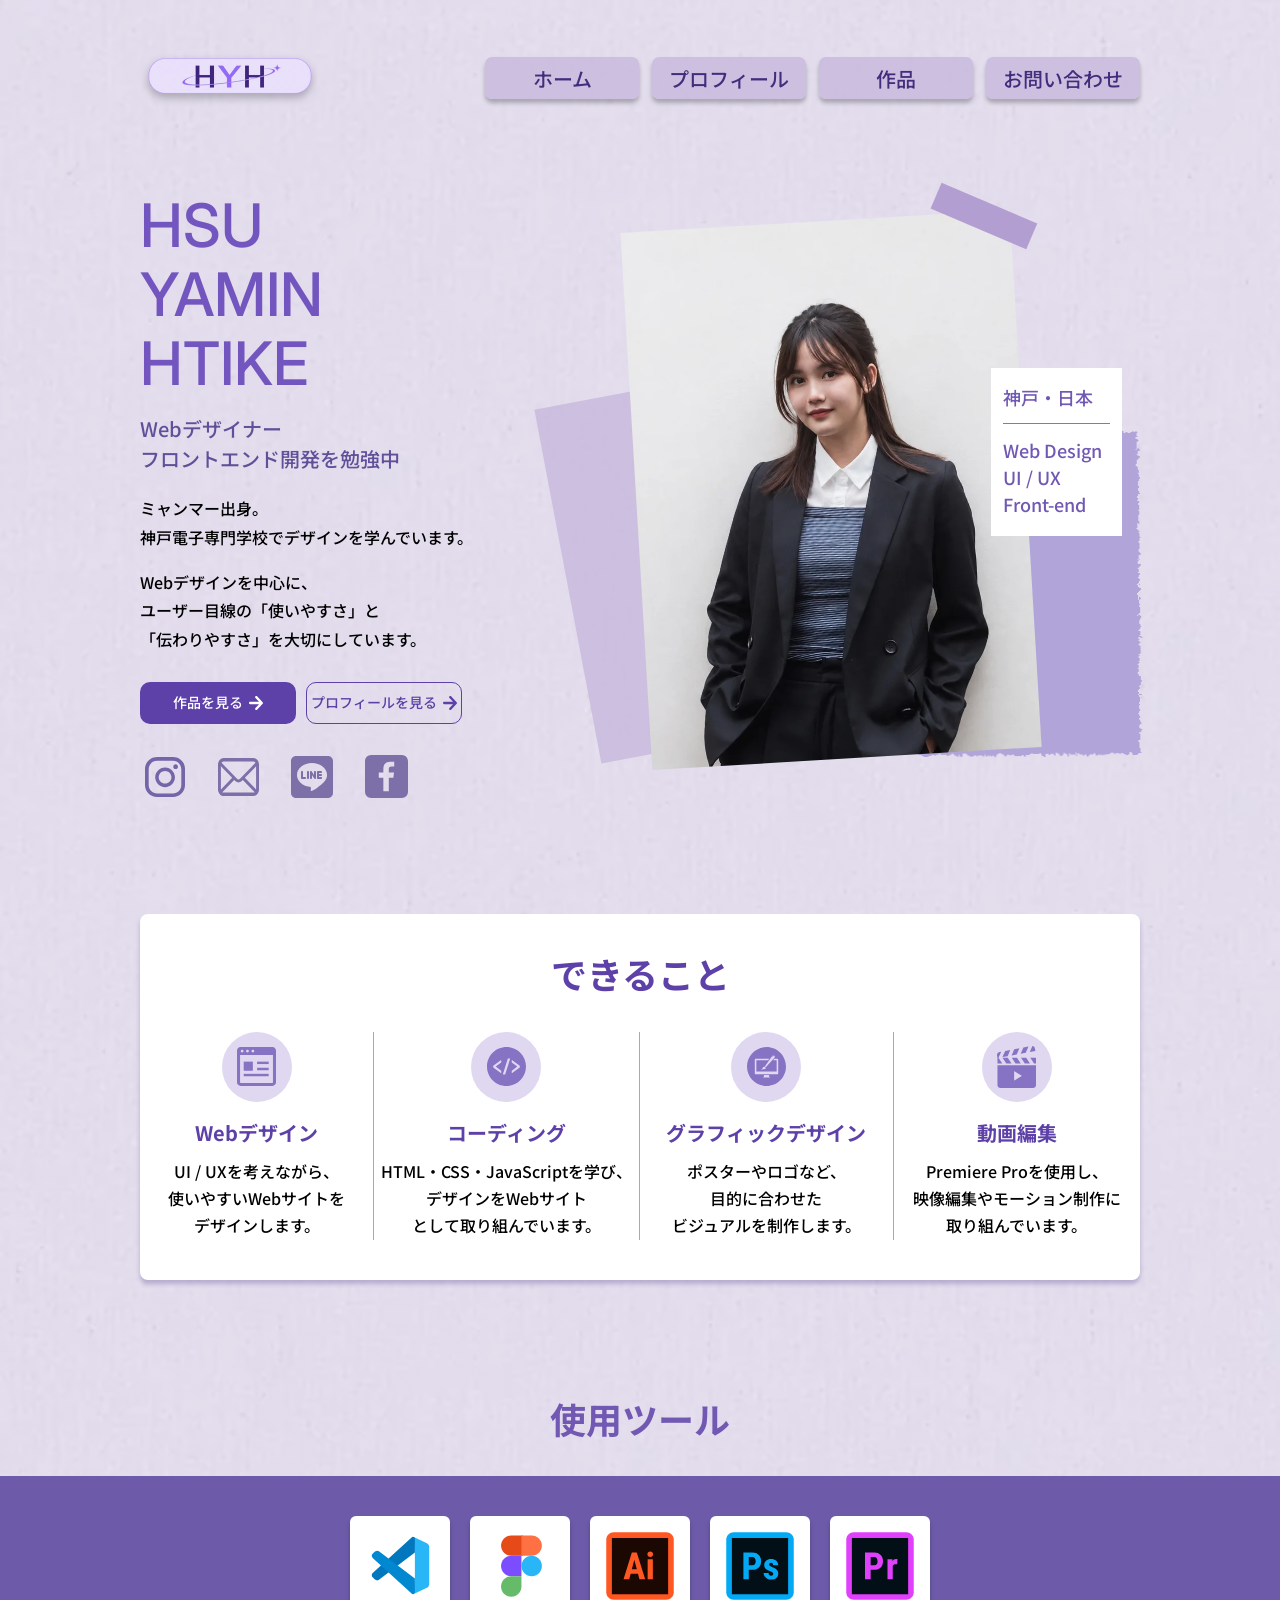
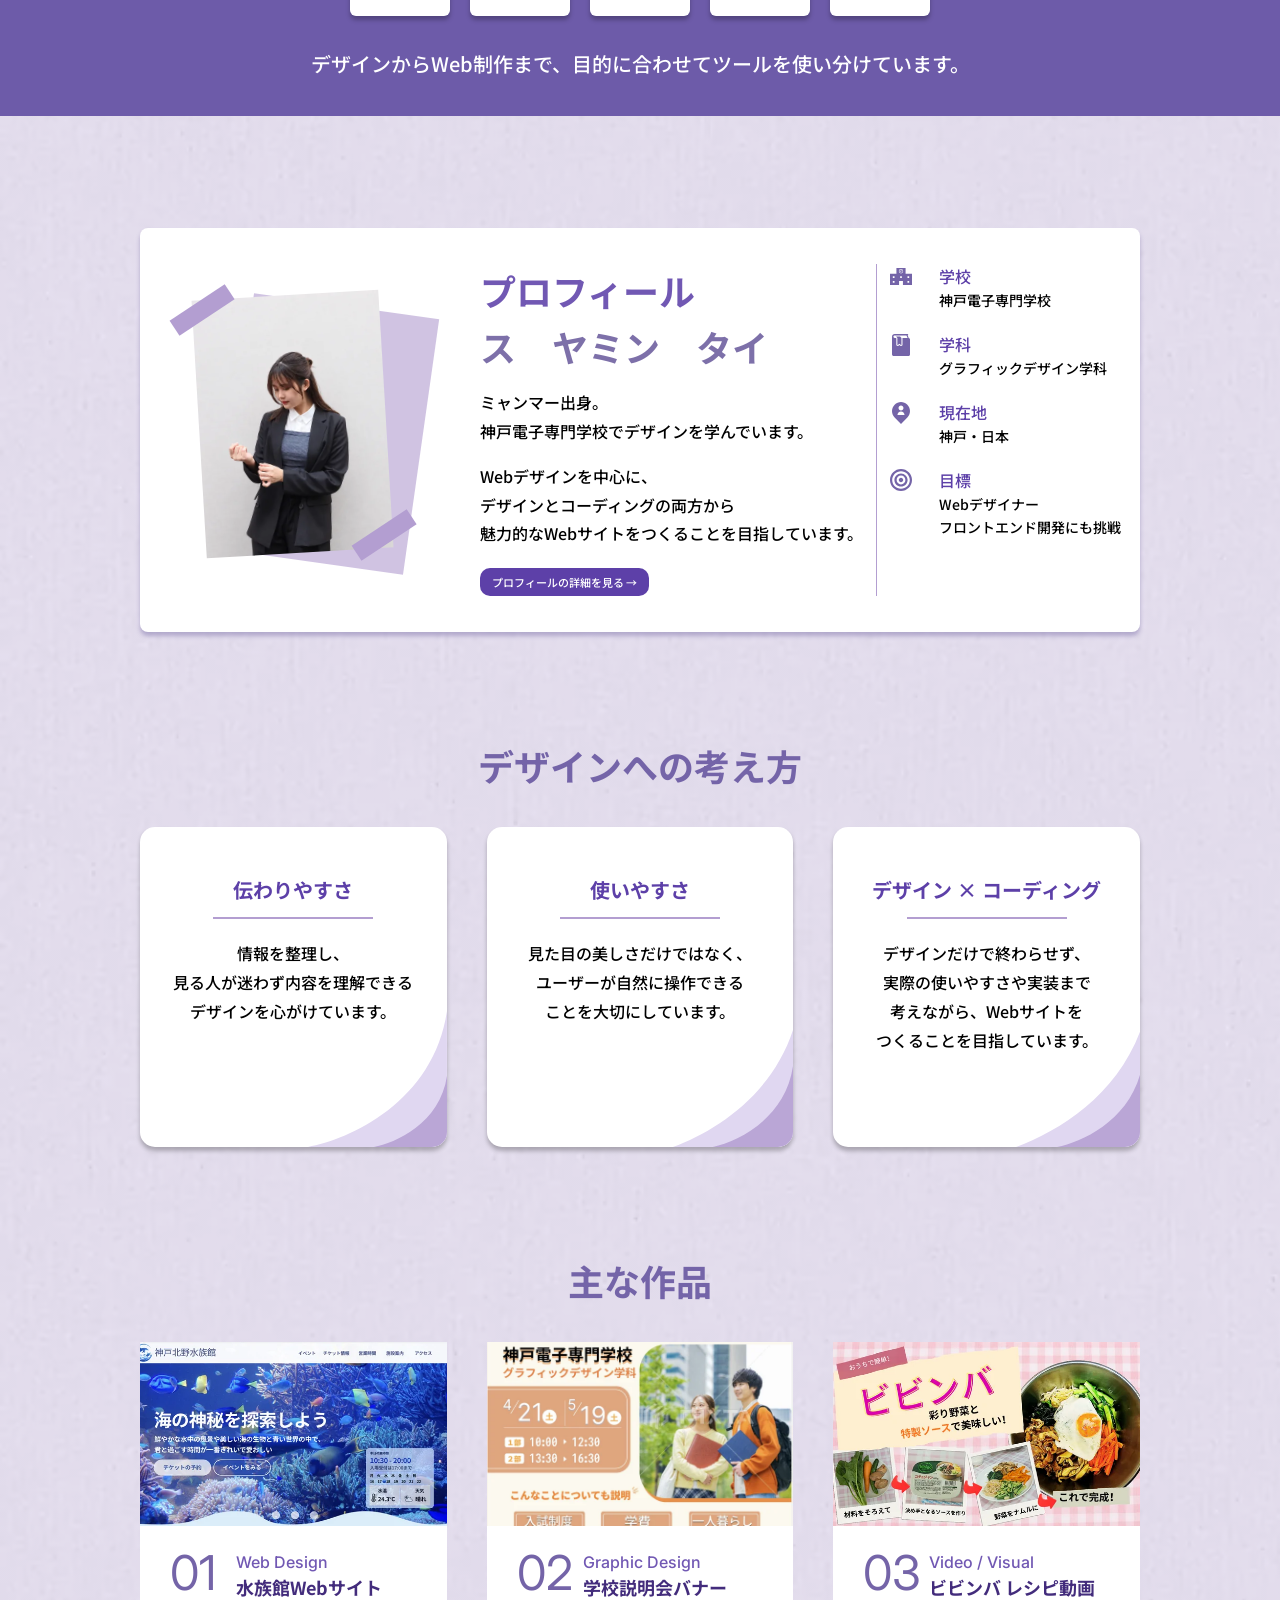
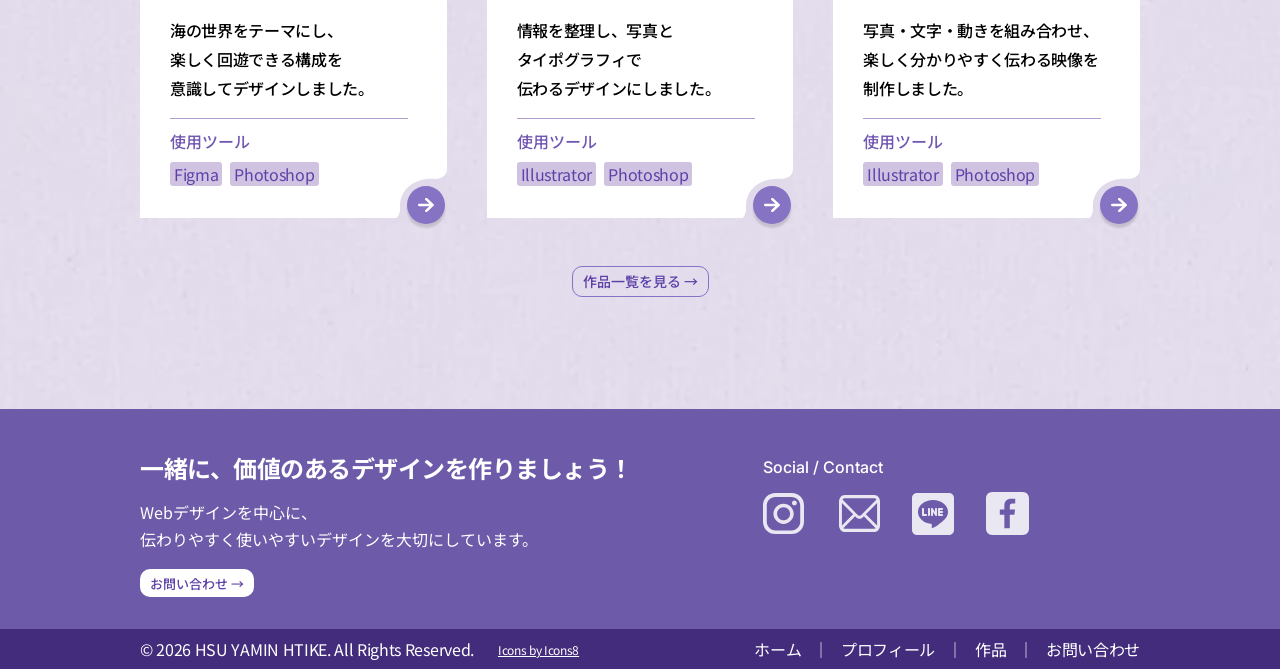
<file: index.html>
<!DOCTYPE html>
<!-- lang="ja" tells browsers and screen readers that this page is in Japanese. -->
<html lang="ja">
<head>
  <meta charset="UTF-8">
  <!-- viewport makes phones use their real width, so the responsive CSS works. -->
  <meta name="viewport" content="width=device-width, initial-scale=1">
  <title>HSU YAMIN HTIKE</title>
  <meta name="description" content="Webデザインを中心に、伝わりやすく使いやすいデザインを大切にしています。">

  <!-- Fonts come from Google Fonts. preconnect opens the connection early. -->
  <link rel="icon" type="image/png" href="assets/images/favicon.png">
  <link rel="apple-touch-icon" href="assets/images/favicon.png">

  <link rel="preconnect" href="https://fonts.googleapis.com">
  <link rel="preconnect" href="https://fonts.gstatic.com" crossorigin>
  <link href="https://fonts.googleapis.com/css2?family=Inter:wght@400;500&family=Noto+Sans+JP:wght@300..700&display=swap" rel="stylesheet">

  <link rel="stylesheet" href="css/style.css">
</head>
<body>

  <!-- ===== Header: the same block is repeated on every page ===== -->
  <header class="site-header container">
    <a class="site-logo" href="index.html">
      <img src="assets/images/logo.webp" alt="HYH" width="180" height="66">
    </a>
    <nav class="site-nav" aria-label="メインメニュー">
      <!-- aria-current marks the current page for screen readers. -->
      <a href="index.html" aria-current="page">ホーム</a>
      <a href="profile.html">プロフィール</a>
      <a href="works.html">作品</a>
      <a href="contact.html">お問い合わせ</a>
    </nav>
  </header>

  <main>

    <!-- ===== Hero: name and introduction on the left, photo on the right ===== -->
    <section class="hero container">
      <div class="hero__text">
        <h1 class="hero__name">HSU<br>YAMIN<br>HTIKE</h1>
        <p class="hero__role">Webデザイナー<br>フロントエンド開発を勉強中</p>
        <div class="hero__intro">
          <p>ミャンマー出身。<br>神戸電子専門学校でデザインを学んでいます。</p>
          <p>Webデザインを中心に、<br>ユーザー目線の「使いやすさ」と<br>「伝わりやすさ」を大切にしています。</p>
        </div>
        <div class="hero__buttons">
          <a class="button button--solid" href="works.html">作品を見る <img src="assets/icons/arrow-white.svg" alt="" width="14" height="13"></a>
          <a class="button button--outline" href="profile.html">プロフィールを見る <img src="assets/icons/arrow-purple.svg" alt="" width="14" height="13"></a>
        </div>
        <!-- These icons have no links yet. The URLs will be added later. -->
        <ul class="social-icons">
          <li><img src="assets/icons/social-instagram.svg" alt="Instagram" width="40" height="40"></li>
          <li><img src="assets/icons/social-mail.svg" alt="メール" width="41" height="38"></li>
          <li><img src="assets/icons/social-line.svg" alt="LINE" width="50" height="50"></li>
          <li><img src="assets/icons/social-facebook.svg" alt="Facebook" width="43" height="43"></li>
        </ul>
      </div>

      <!-- The photo layers are positioned with percentages, so they scale together. -->
      <div class="hero__visual">
        <img class="hero__layer hero__layer--back" src="assets/icons/hero-photo-bg.svg" alt="" width="230" height="330">
        <div class="hero__layer hero__layer--chip"></div>
        <img class="hero__layer hero__layer--photo" src="assets/images/home-hero.webp" alt="ス　ヤミン　タイ" width="780" height="975">
        <div class="hero__layer hero__layer--tape"></div>
        <div class="hero__tag">
          <p>神戸・日本</p>
          <p>Web Design<br>UI / UX<br>Front-end</p>
        </div>
      </div>
    </section>

    <!-- ===== できること ===== -->
    <section class="skills container">
      <h2 class="section-title section-title--primary">できること</h2>
      <div class="skills__grid">
        <article class="skill">
          <span class="skill__icon"><img src="assets/icons/icon-web.svg" alt="" width="39" height="39"></span>
          <h3>Webデザイン</h3>
          <p>UI / UXを考えながら、<br>使いやすいWebサイトを<br>デザインします。</p>
        </article>
        <article class="skill">
          <span class="skill__icon"><img src="assets/icons/icon-html.svg" alt="" width="39" height="39"></span>
          <h3>コーディング</h3>
          <p>HTML・CSS・JavaScriptを学び、<br>デザインをWebサイト<br>として取り組んでいます。</p>
        </article>
        <article class="skill">
          <span class="skill__icon"><img src="assets/icons/icon-design.svg" alt="" width="39" height="39"></span>
          <h3>グラフィックデザイン</h3>
          <p>ポスターやロゴなど、<br>目的に合わせた<br>ビジュアルを制作します。</p>
        </article>
        <article class="skill">
          <span class="skill__icon"><img src="assets/icons/icon-video.svg" alt="" width="39" height="39"></span>
          <h3>動画編集</h3>
          <p>Premiere Proを使用し、<br>映像編集やモーション制作に<br>取り組んでいます。</p>
        </article>
      </div>
    </section>

    <!-- ===== 使用ツール: the purple band runs across the full screen width ===== -->
    <section class="tools">
      <h2 class="section-title section-title--mid">使用ツール</h2>
      <div class="tools__band">
        <ul class="tools__list">
          <li><img src="assets/icons/tool-vscode.svg" alt="Visual Studio Code" width="69" height="69"></li>
          <li><img src="assets/icons/tool-figma.svg" alt="Figma" width="70" height="70"></li>
          <li><img src="assets/icons/tool-illustrator.svg" alt="Illustrator" width="90" height="90"></li>
          <li><img src="assets/icons/tool-photoshop.svg" alt="Photoshop" width="90" height="90"></li>
          <li><img src="assets/icons/tool-premiere.svg" alt="Premiere Pro" width="90" height="90"></li>
        </ul>
        <p class="tools__caption">デザインからWeb制作まで、目的に合わせてツールを使い分けています。</p>
      </div>
    </section>

    <!-- ===== プロフィール ===== -->
    <section class="profile-card container">
      <div class="profile-card__visual">
        <div class="profile-card__layer profile-card__layer--chip"></div>
        <img class="profile-card__layer profile-card__layer--photo" src="assets/images/home-profile.webp" alt="ス　ヤミン　タイ" width="420" height="560" loading="lazy">
        <div class="profile-card__layer profile-card__layer--tape-a"></div>
        <div class="profile-card__layer profile-card__layer--tape-b"></div>
      </div>
      <div class="profile-card__main">
        <h2 class="profile-card__title">プロフィール</h2>
        <p class="profile-card__name">ス　ヤミン　タイ</p>
        <div class="profile-card__text">
          <p>ミャンマー出身。<br>神戸電子専門学校でデザインを学んでいます。</p>
          <p>Webデザインを中心に、<br>デザインとコーディングの両方から<br>魅力的なWebサイトをつくることを目指しています。</p>
        </div>
        <a class="button button--small" href="profile.html">プロフィールの詳細を見る →</a>
      </div>
      <!-- dl = a list of labels (dt) and their values (dd). -->
      <dl class="profile-card__info">
        <div>
          <dt><img src="assets/icons/info-school.svg" alt="" width="22" height="17">学校</dt>
          <dd>神戸電子専門学校</dd>
        </div>
        <div>
          <dt><img src="assets/icons/info-book.svg" alt="" width="16" height="20">学科</dt>
          <dd>グラフィックデザイン学科</dd>
        </div>
        <div>
          <dt><img src="assets/icons/info-pin.svg" alt="" width="18" height="22">現在地</dt>
          <dd>神戸・日本</dd>
        </div>
        <div>
          <dt><img src="assets/icons/info-target.svg" alt="" width="20" height="20">目標</dt>
          <dd>Webデザイナー<br>フロントエンド開発にも挑戦</dd>
        </div>
      </dl>
    </section>

    <!-- ===== デザインへの考え方 ===== -->
    <section class="thinking container">
      <h2 class="section-title section-title--sub">デザインへの考え方</h2>
      <div class="thinking__grid">
        <article class="thinking-card">
          <h3>伝わりやすさ</h3>
          <p>情報を整理し、<br>見る人が迷わず内容を理解できる<br>デザインを心がけています。</p>
          <img class="thinking-card__corner" src="assets/icons/think-corner1.svg" alt="" width="139" height="136" loading="lazy">
        </article>
        <article class="thinking-card">
          <h3>使いやすさ</h3>
          <p>見た目の美しさだけではなく、<br>ユーザーが自然に操作できる<br>ことを大切にしています。</p>
          <img class="thinking-card__corner thinking-card__corner--b" src="assets/icons/think-corner2.svg" alt="" width="159" height="156" loading="lazy">
        </article>
        <article class="thinking-card">
          <h3>デザイン × コーディング</h3>
          <p>デザインだけで終わらせず、<br>実際の使いやすさや実装まで<br>考えながら、Webサイトを<br>つくることを目指しています。</p>
          <img class="thinking-card__corner thinking-card__corner--c" src="assets/icons/think-corner3.svg" alt="" width="166" height="163" loading="lazy">
        </article>
      </div>
    </section>

    <!-- ===== 主な作品: each whole card is one link ===== -->
    <section class="works container">
      <h2 class="section-title section-title--sub">主な作品</h2>
      <div class="works__grid">
        <a class="work-card" href="work-aquarium.html">
          <img class="work-card__image" src="assets/images/work-card-aquarium.webp" alt="水族館Webサイト" width="640" height="351" loading="lazy">
          <div class="work-card__body">
            <div class="work-card__head">
              <span class="work-card__number">01</span>
              <div>
                <p class="work-card__label">Web Design</p>
                <h3 class="work-card__title">水族館Webサイト</h3>
              </div>
            </div>
            <p class="work-card__text">海の世界をテーマにし、<br>楽しく回遊できる構成を<br>意識してデザインしました。</p>
            <p class="work-card__tools-title">使用ツール</p>
            <ul class="work-card__tools"><li>Figma</li><li>Photoshop</li></ul>
          </div>
          <img class="work-card__corner" src="assets/icons/card-corner.svg" alt="" width="66" height="56" loading="lazy">
          <span class="work-card__arrow"><img src="assets/icons/card-arrow.svg" alt="" width="16" height="14" loading="lazy"></span>
        </a>

        <a class="work-card" href="work-school-banner.html">
          <img class="work-card__image" src="assets/images/work-card-banner.webp" alt="学校説明会バナー" width="640" height="535" loading="lazy">
          <div class="work-card__body">
            <div class="work-card__head">
              <span class="work-card__number">02</span>
              <div>
                <p class="work-card__label">Graphic Design</p>
                <h3 class="work-card__title">学校説明会バナー</h3>
              </div>
            </div>
            <p class="work-card__text">情報を整理し、写真と<br>タイポグラフィで<br>伝わるデザインにしました。</p>
            <p class="work-card__tools-title">使用ツール</p>
            <ul class="work-card__tools"><li>Illustrator</li><li>Photoshop</li></ul>
          </div>
          <img class="work-card__corner" src="assets/icons/card-corner.svg" alt="" width="66" height="56" loading="lazy">
          <span class="work-card__arrow"><img src="assets/icons/card-arrow.svg" alt="" width="16" height="14" loading="lazy"></span>
        </a>

        <a class="work-card" href="work-bibimbap.html">
          <img class="work-card__image" src="assets/images/work-card-bibimbap.webp" alt="ビビンバ レシピ動画" width="640" height="360" loading="lazy">
          <div class="work-card__body">
            <div class="work-card__head">
              <span class="work-card__number">03</span>
              <div>
                <p class="work-card__label">Video / Visual</p>
                <h3 class="work-card__title">ビビンバ レシピ動画</h3>
              </div>
            </div>
            <p class="work-card__text">写真・文字・動きを組み合わせ、<br>楽しく分かりやすく伝わる映像を<br>制作しました。</p>
            <p class="work-card__tools-title">使用ツール</p>
            <ul class="work-card__tools"><li>Illustrator</li><li>Photoshop</li></ul>
          </div>
          <img class="work-card__corner" src="assets/icons/card-corner.svg" alt="" width="66" height="56" loading="lazy">
          <span class="work-card__arrow"><img src="assets/icons/card-arrow.svg" alt="" width="16" height="14" loading="lazy"></span>
        </a>
      </div>
      <a class="button button--line" href="works.html">作品一覧を見る →</a>
    </section>

  </main>

  <!-- ===== Footer: the same block is repeated on every page ===== -->
  <footer class="site-footer">
    <div class="site-footer__top container">
      <div class="site-footer__message">
        <p class="site-footer__title">一緒に、価値のあるデザインを作りましょう！</p>
        <p>Webデザインを中心に、<br>伝わりやすく使いやすいデザインを大切にしています。</p>
        <a class="button button--white" href="contact.html">お問い合わせ →</a>
      </div>
      <div class="site-footer__social">
        <p>Social / Contact</p>
        <!-- These icons have no links yet. The URLs will be added later. -->
        <ul class="social-icons social-icons--footer">
          <li><img src="assets/icons/footer-instagram.svg" alt="Instagram" width="41" height="41"></li>
          <li><img src="assets/icons/footer-mail.svg" alt="メール" width="41" height="38"></li>
          <li><img src="assets/icons/footer-line.svg" alt="LINE" width="50" height="50"></li>
          <li><img src="assets/icons/footer-facebook.svg" alt="Facebook" width="43" height="43"></li>
        </ul>
      </div>
    </div>
    <div class="site-footer__bar">
      <div class="site-footer__bar-inner container">
        <p>© 2026 HSU YAMIN HTIKE. All Rights Reserved.</p>
        <!-- Icons8 requires this credit on its free plan. -->
        <a class="site-footer__credit" href="https://icons8.com" target="_blank" rel="noopener">Icons by Icons8</a>
        <nav class="site-footer__nav" aria-label="フッターメニュー">
          <a href="index.html">ホーム</a>
          <span aria-hidden="true">｜</span>
          <a href="profile.html">プロフィール</a>
          <span aria-hidden="true">｜</span>
          <a href="works.html">作品</a>
          <span aria-hidden="true">｜</span>
          <a href="contact.html">お問い合わせ</a>
        </nav>
      </div>
    </div>
  </footer>

</body>
</html>
</file>
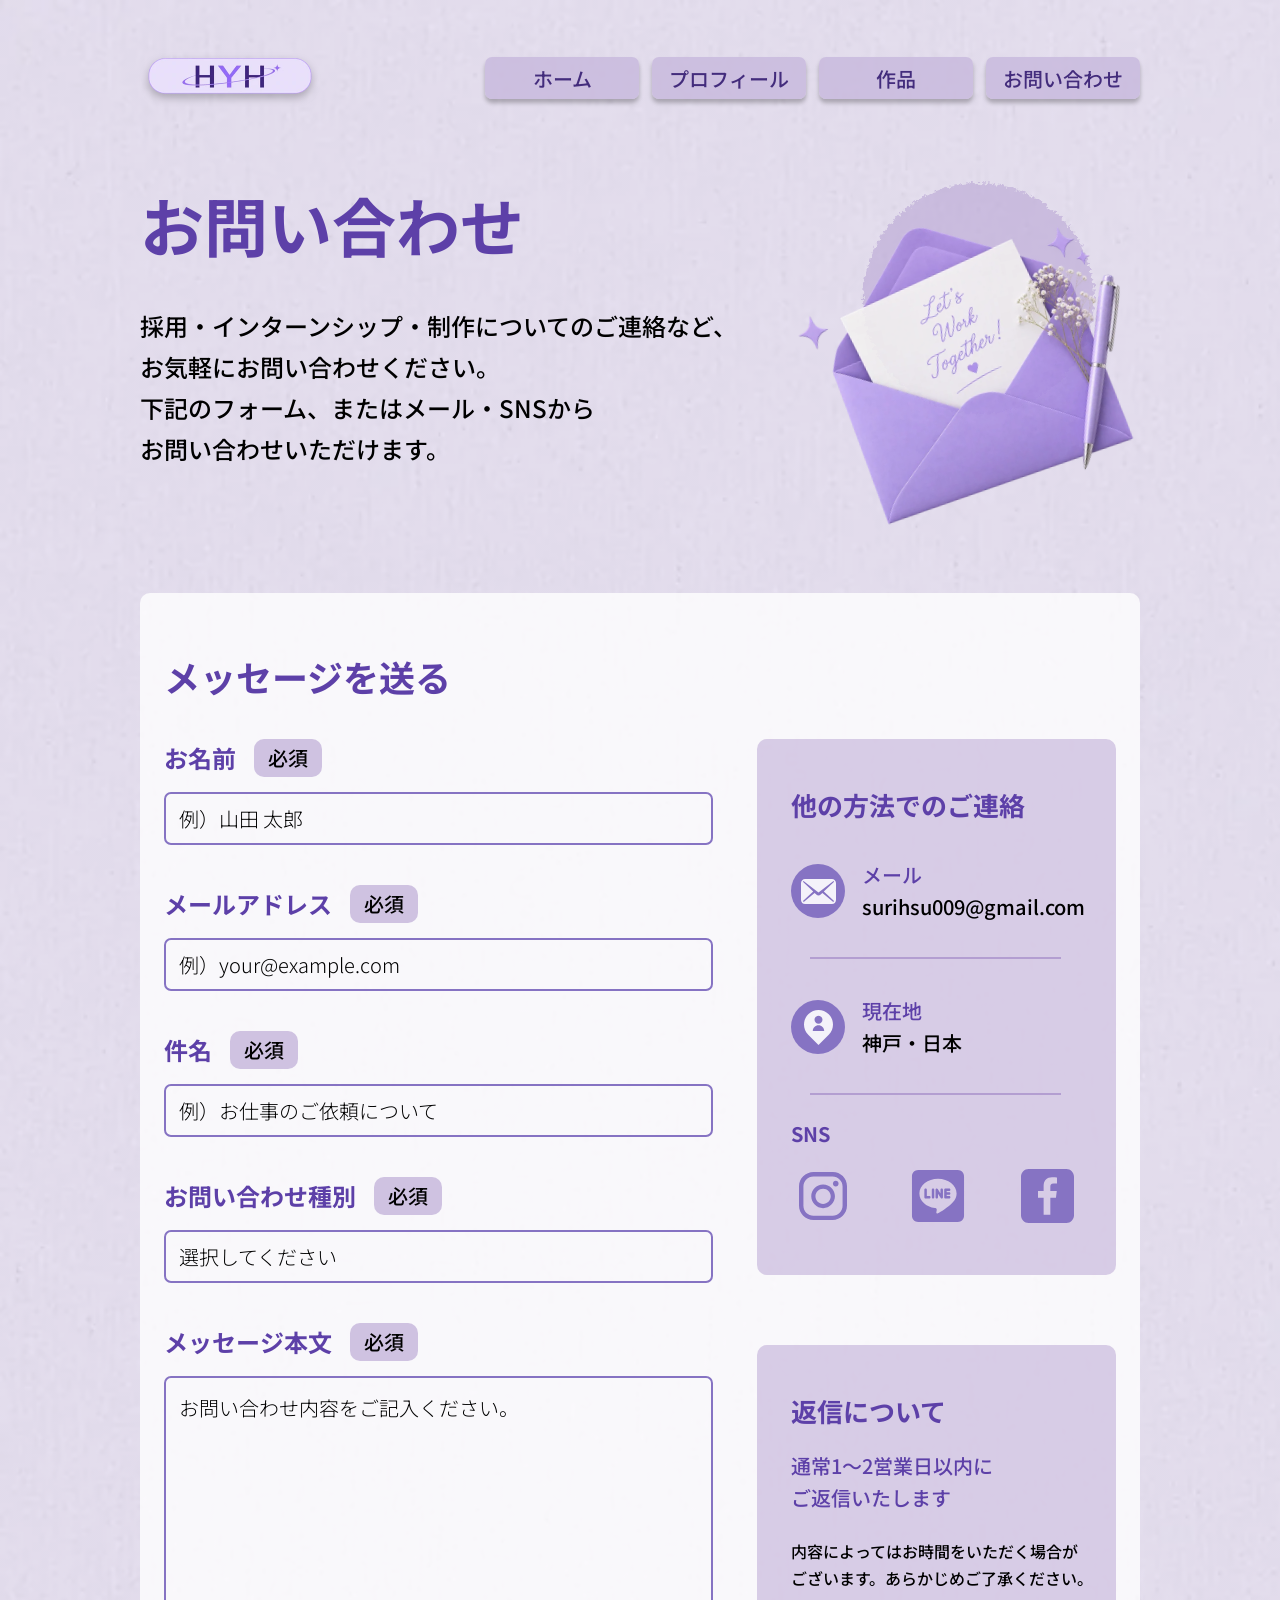
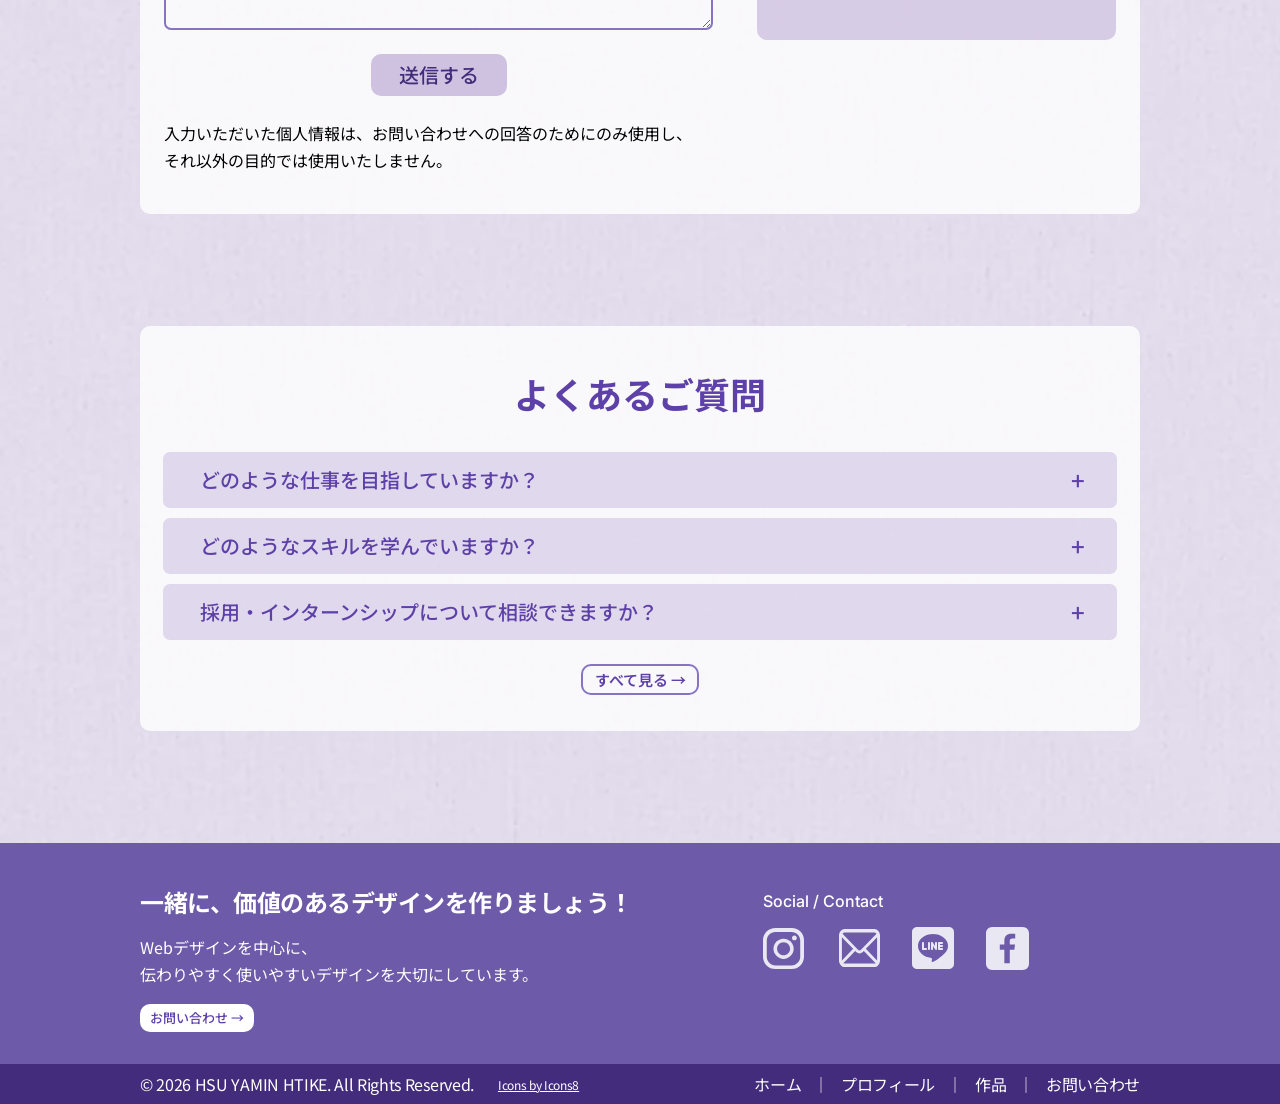
<file: contact.html>
<!DOCTYPE html>
<html lang="ja">
<head>
  <meta charset="UTF-8">
  <meta name="viewport" content="width=device-width, initial-scale=1">
  <title>お問い合わせ | HSU YAMIN HTIKE</title>
  <meta name="description" content="採用・インターンシップ・制作についてのご連絡など、お気軽にお問い合わせください。">

  <link rel="icon" type="image/png" href="assets/images/favicon.png">
  <link rel="apple-touch-icon" href="assets/images/favicon.png">

  <link rel="preconnect" href="https://fonts.googleapis.com">
  <link rel="preconnect" href="https://fonts.gstatic.com" crossorigin>
  <link href="https://fonts.googleapis.com/css2?family=Inter:wght@400;500&family=Noto+Sans+JP:wght@300..700&display=swap" rel="stylesheet">

  <link rel="stylesheet" href="css/style.css">
</head>
<body>

  <!-- ===== Header: the same block as on the Home page ===== -->
  <header class="site-header container">
    <a class="site-logo" href="index.html">
      <img src="assets/images/logo.webp" alt="HYH" width="180" height="66">
    </a>
    <nav class="site-nav" aria-label="メインメニュー">
      <a href="index.html">ホーム</a>
      <a href="profile.html">プロフィール</a>
      <a href="works.html">作品</a>
      <a href="contact.html" aria-current="page">お問い合わせ</a>
    </nav>
  </header>

  <main>

    <!-- ===== Page title, intro and envelope image ===== -->
    <section class="contact-top container">
      <div>
        <h1 class="page-title">お問い合わせ</h1>
        <p class="contact-top__text">採用・インターンシップ・制作についてのご連絡など、<br>お気軽にお問い合わせください。<br>下記のフォーム、またはメール・SNSから<br>お問い合わせいただけます。</p>
      </div>
      <div class="contact-top__visual">
        <img class="contact-top__circle" src="assets/icons/contact-circle.svg" alt="" width="240" height="239">
        <img class="contact-top__envelope" src="assets/images/contact-envelope.webp" alt="" width="728" height="588">
      </div>
    </section>

    <!-- ===== The form on the left, other contact details on the right ===== -->
    <section class="contact-panel container">
      <h2 class="section-title section-title--primary section-title--left">メッセージを送る</h2>
      <div class="contact-panel__columns">

        <!-- action is where the answers go, here Formspree, which emails them to her.
             method="post" sends them hidden, not in the page address.
             required makes the browser stop and ask for any empty field first. -->
        <form class="contact-form" action="https://formspree.io/f/xvkkllby" method="post">
            <div class="form-field">
              <label class="form-field__label" for="name">お名前<span class="form-field__badge">必須</span></label>
              <input id="name" name="name" type="text" placeholder="例）山田 太郎" autocomplete="name" required>
            </div>
            <div class="form-field">
              <label class="form-field__label" for="email">メールアドレス<span class="form-field__badge">必須</span></label>
              <input id="email" name="email" type="email" placeholder="例）your@example.com" autocomplete="email" required>
            </div>
            <div class="form-field">
              <label class="form-field__label" for="subject">件名<span class="form-field__badge">必須</span></label>
              <input id="subject" name="subject" type="text" placeholder="例）お仕事のご依頼について" required>
            </div>
            <div class="form-field">
              <label class="form-field__label" for="type">お問い合わせ種別<span class="form-field__badge">必須</span></label>
              <select id="type" name="type" required>
                <option value="" selected disabled hidden>選択してください</option>
                <option>採用</option>
                <option>インターンシップ</option>
                <option>制作について</option>
                <option>その他</option>
              </select>
            </div>
            <div class="form-field">
              <label class="form-field__label" for="message">メッセージ本文<span class="form-field__badge">必須</span></label>
              <textarea id="message" name="message" placeholder="お問い合わせ内容をご記入ください。" required></textarea>
            </div>
            <button class="contact-form__submit" type="submit">送信する</button>
            <p class="contact-form__note">入力いただいた個人情報は、<span class="nowrap">お問い合わせ</span>への回答のためにのみ使用し、<br>それ以外の目的では使用いたしません。</p>
        </form>

        <div class="contact-side">
          <div class="contact-card">
            <h3 class="contact-card__title">他の方法でのご連絡</h3>
            <div class="contact-way">
              <span class="contact-way__icon"><img src="assets/icons/contact-mail.svg" alt="" width="35" height="26"></span>
              <div>
                <p class="contact-way__label">メール</p>
                <p class="contact-way__value"><a href="mailto:surihsu009@gmail.com">surihsu009<wbr>@gmail.com</a></p>
              </div>
            </div>
            <div class="contact-way">
              <span class="contact-way__icon"><img src="assets/icons/contact-pin.svg" alt="" width="29" height="35"></span>
              <div>
                <p class="contact-way__label">現在地</p>
                <p class="contact-way__value">神戸・日本</p>
              </div>
            </div>
            <div class="contact-sns">
              <p class="contact-sns__title">SNS</p>
              <ul class="contact-sns__list">
                <li><img src="assets/icons/contact-instagram.svg" alt="Instagram" width="48" height="48" loading="lazy"></li>
                <li><img src="assets/icons/contact-line.svg" alt="LINE" width="62" height="62" loading="lazy"></li>
                <li><img src="assets/icons/contact-facebook.svg" alt="Facebook" width="53" height="54" loading="lazy"></li>
              </ul>
            </div>
          </div>

          <div class="contact-card">
            <h3 class="contact-card__title">返信について</h3>
            <p class="contact-card__lead">通常1〜2営業日以内に<br>ご返信いたします</p>
            <p class="contact-card__text">内容によってはお時間をいただく場合が<br>ございます。あらかじめご了承ください。</p>
          </div>
        </div>

      </div>
    </section>

    <!-- ===== よくあるご質問: visual only until the answers are written ===== -->
    <section class="faq container">
      <h2 class="section-title section-title--primary">よくあるご質問</h2>
      <ul class="faq__list">
        <li>どのような仕事を目指していますか？<span aria-hidden="true">+</span></li>
        <li>どのようなスキルを学んでいますか？<span aria-hidden="true">+</span></li>
        <li>採用・インターンシップについて相談できますか？<span aria-hidden="true">+</span></li>
      </ul>
      <p class="faq__more">すべて見る →</p>
    </section>

  </main>

  <!-- ===== Footer: the same block as on the Home page ===== -->
  <footer class="site-footer">
    <div class="site-footer__top container">
      <div class="site-footer__message">
        <p class="site-footer__title">一緒に、価値のあるデザインを作りましょう！</p>
        <p>Webデザインを中心に、<br>伝わりやすく使いやすいデザインを大切にしています。</p>
        <a class="button button--white" href="contact.html">お問い合わせ →</a>
      </div>
      <div class="site-footer__social">
        <p>Social / Contact</p>
        <ul class="social-icons social-icons--footer">
          <li><img src="assets/icons/footer-instagram.svg" alt="Instagram" width="41" height="41"></li>
          <li><img src="assets/icons/footer-mail.svg" alt="メール" width="41" height="38"></li>
          <li><img src="assets/icons/footer-line.svg" alt="LINE" width="50" height="50"></li>
          <li><img src="assets/icons/footer-facebook.svg" alt="Facebook" width="43" height="43"></li>
        </ul>
      </div>
    </div>
    <div class="site-footer__bar">
      <div class="site-footer__bar-inner container">
        <p>© 2026 HSU YAMIN HTIKE. All Rights Reserved.</p>
        <a class="site-footer__credit" href="https://icons8.com" target="_blank" rel="noopener">Icons by Icons8</a>
        <nav class="site-footer__nav" aria-label="フッターメニュー">
          <a href="index.html">ホーム</a>
          <span aria-hidden="true">｜</span>
          <a href="profile.html">プロフィール</a>
          <span aria-hidden="true">｜</span>
          <a href="works.html">作品</a>
          <span aria-hidden="true">｜</span>
          <a href="contact.html">お問い合わせ</a>
        </nav>
      </div>
    </div>
  </footer>

</body>
</html>
</file>
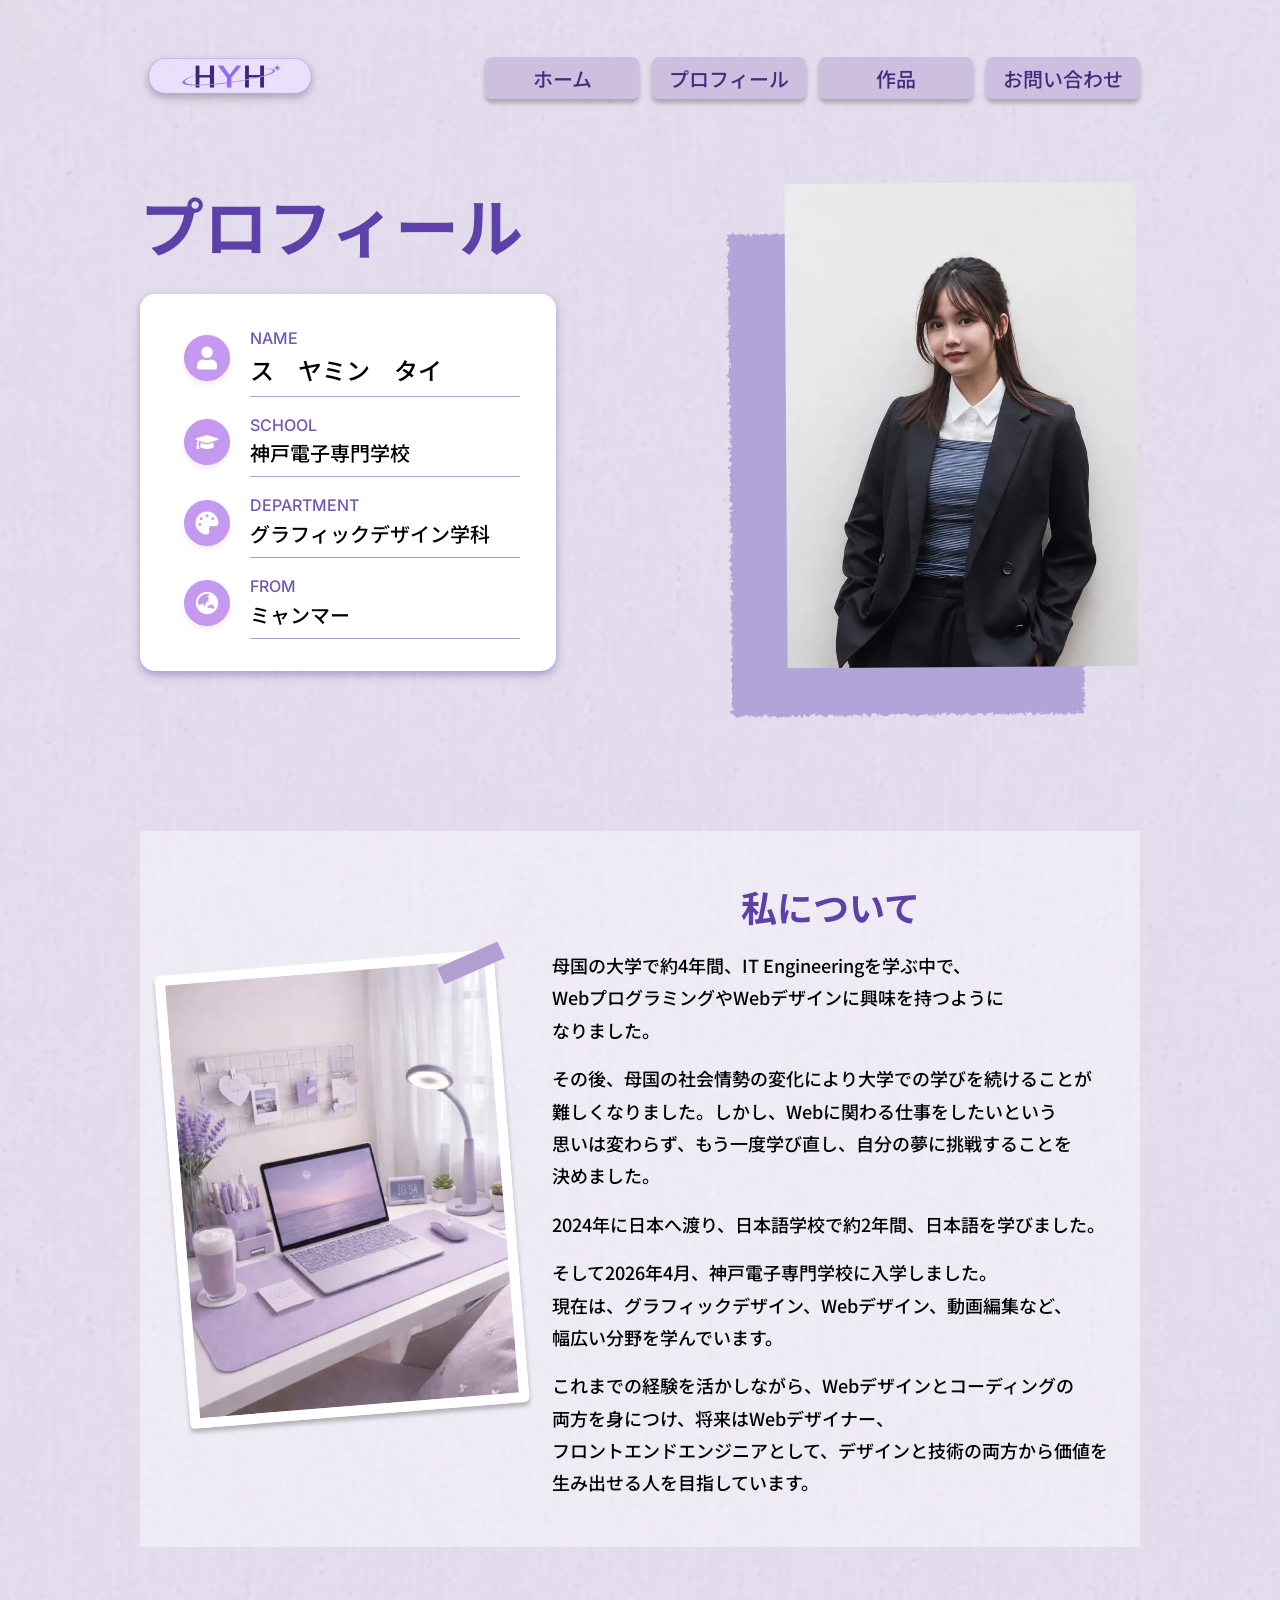
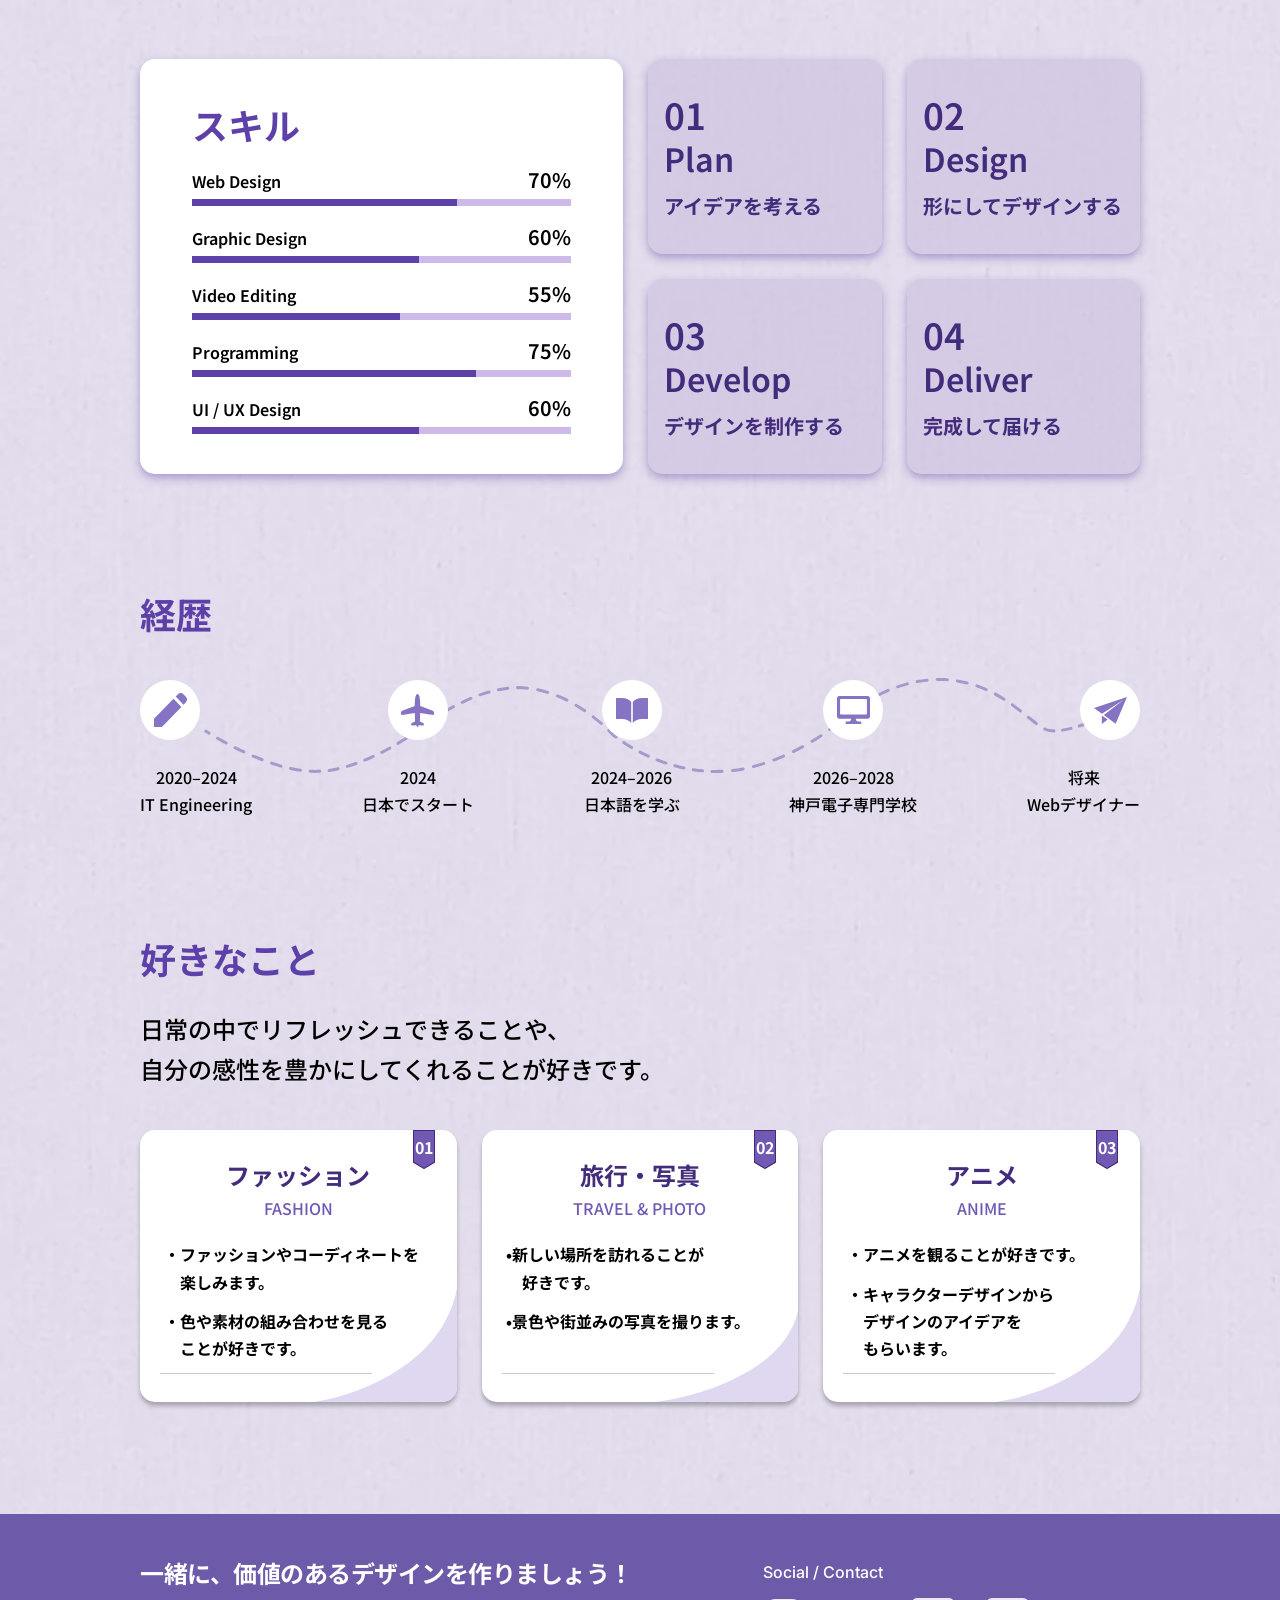
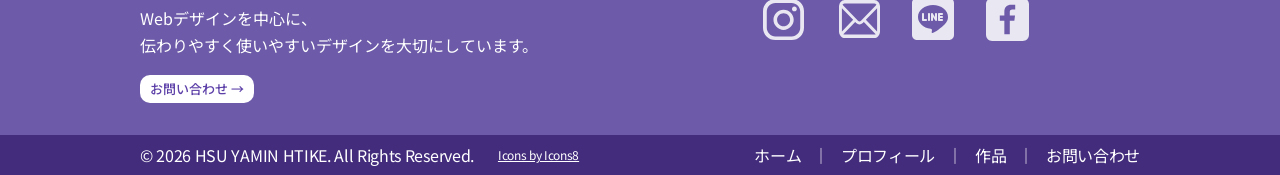
<file: profile.html>
<!DOCTYPE html>
<html lang="ja">
<head>
  <meta charset="UTF-8">
  <meta name="viewport" content="width=device-width, initial-scale=1">
  <title>プロフィール | HSU YAMIN HTIKE</title>
  <meta name="description" content="ミャンマー出身。神戸電子専門学校でデザインを学んでいます。">

  <link rel="icon" type="image/png" href="assets/images/favicon.png">
  <link rel="apple-touch-icon" href="assets/images/favicon.png">

  <link rel="preconnect" href="https://fonts.googleapis.com">
  <link rel="preconnect" href="https://fonts.gstatic.com" crossorigin>
  <link href="https://fonts.googleapis.com/css2?family=Inter:wght@400;500&family=Noto+Sans+JP:wght@300..700&display=swap" rel="stylesheet">

  <link rel="stylesheet" href="css/style.css">
</head>
<body>

  <!-- ===== Header: the same block as on the Home page ===== -->
  <header class="site-header container">
    <a class="site-logo" href="index.html">
      <img src="assets/images/logo.webp" alt="HYH" width="180" height="66">
    </a>
    <nav class="site-nav" aria-label="メインメニュー">
      <a href="index.html">ホーム</a>
      <a href="profile.html" aria-current="page">プロフィール</a>
      <a href="works.html">作品</a>
      <a href="contact.html">お問い合わせ</a>
    </nav>
  </header>

  <main>

    <!-- ===== Page title, basic information and photo ===== -->
    <section class="profile-top container">
      <div class="profile-top__text">
        <h1 class="page-title">プロフィール</h1>
        <dl class="basic-info">
          <div class="basic-info__row">
            <dt><img src="assets/images/profile-circle-name.webp" alt="" width="62" height="62"><span>NAME</span></dt>
            <dd class="basic-info__name">ス　ヤミン　タイ</dd>
          </div>
          <div class="basic-info__row">
            <dt><img src="assets/images/profile-circle-school.webp" alt="" width="62" height="62"><span>SCHOOL</span></dt>
            <dd>神戸電子専門学校</dd>
          </div>
          <div class="basic-info__row">
            <dt><img src="assets/images/profile-circle-department.webp" alt="" width="62" height="62"><span>DEPARTMENT</span></dt>
            <dd>グラフィックデザイン学科</dd>
          </div>
          <div class="basic-info__row">
            <dt><img src="assets/images/profile-circle-from.webp" alt="" width="62" height="62"><span>FROM</span></dt>
            <dd>ミャンマー</dd>
          </div>
        </dl>
      </div>
      <div class="profile-top__visual">
        <img class="profile-top__back" src="assets/icons/profile-photo-bg.svg" alt="" width="360" height="490">
        <img class="profile-top__photo" src="assets/images/profile-hero.webp" alt="ス　ヤミン　タイ" width="720" height="900">
      </div>
    </section>

    <!-- ===== 私について ===== -->
    <section class="about container">
      <div class="about__visual">
        <img class="about__photo" src="assets/images/profile-about.webp" alt="" width="568" height="626" loading="lazy">
        <div class="about__tape"></div>
      </div>
      <div class="about__text">
        <h2 class="section-title section-title--primary">私について</h2>
        <p>母国の大学で約4年間、IT Engineeringを学ぶ中で、<br>WebプログラミングやWebデザインに興味を持つようになりました。</p>
        <p>その後、母国の社会情勢の変化により大学での学びを続けることが難しくなりました。しかし、Webに関わる仕事をしたいという思いは変わらず、もう一度学び直し、自分の夢に挑戦することを決めました。</p>
        <p>2024年に日本へ渡り、日本語学校で約2年間、日本語を学びました。</p>
        <p>そして2026年4月、神戸電子専門学校に入学しました。<br>現在は、グラフィックデザイン、Webデザイン、動画編集など、幅広い分野を学んでいます。</p>
        <p>これまでの経験を活かしながら、Webデザインとコーディングの両方を身につけ、将来はWebデザイナー、フロントエンドエンジニアとして、デザインと技術の両方から価値を生み出せる人を目指しています。</p>
      </div>
    </section>

    <!-- ===== スキル and the four work steps ===== -->
    <section class="skills-plan container">
      <div class="skill-bars">
        <h2 class="skill-bars__title">スキル</h2>
        <!-- style="--value: 70%" passes this bar's width to the CSS below. -->
        <div class="skill-bar" style="--value: 70%">
          <div class="skill-bar__head"><span>Web Design</span><span class="skill-bar__percent">70%</span></div>
          <div class="skill-bar__track"></div>
        </div>
        <div class="skill-bar" style="--value: 60%">
          <div class="skill-bar__head"><span>Graphic Design</span><span class="skill-bar__percent">60%</span></div>
          <div class="skill-bar__track"></div>
        </div>
        <div class="skill-bar" style="--value: 55%">
          <div class="skill-bar__head"><span>Video Editing</span><span class="skill-bar__percent">55%</span></div>
          <div class="skill-bar__track"></div>
        </div>
        <div class="skill-bar" style="--value: 75%">
          <div class="skill-bar__head"><span>Programming</span><span class="skill-bar__percent">75%</span></div>
          <div class="skill-bar__track"></div>
        </div>
        <div class="skill-bar" style="--value: 60%">
          <div class="skill-bar__head"><span>UI / UX Design</span><span class="skill-bar__percent">60%</span></div>
          <div class="skill-bar__track"></div>
        </div>
      </div>
      <ul class="plan-grid">
        <li class="plan-card"><span class="plan-card__number">01</span><span class="plan-card__word">Plan</span><span class="plan-card__text">アイデアを考える</span></li>
        <li class="plan-card"><span class="plan-card__number">02</span><span class="plan-card__word">Design</span><span class="plan-card__text">形にしてデザインする</span></li>
        <li class="plan-card"><span class="plan-card__number">03</span><span class="plan-card__word">Develop</span><span class="plan-card__text">デザインを制作する</span></li>
        <li class="plan-card"><span class="plan-card__number">04</span><span class="plan-card__word">Deliver</span><span class="plan-card__text">完成して届ける</span></li>
      </ul>
    </section>

    <!-- ===== 経歴: the curved line is one image behind the five steps ===== -->
    <section class="history container">
      <h2 class="section-title section-title--primary section-title--left">経歴</h2>
      <div class="timeline">
        <img class="timeline__curve" src="assets/icons/profile-timeline-curve.svg" alt="" width="897" height="94" loading="lazy">
        <ol class="timeline__list">
          <li class="timeline__item">
            <span class="timeline__icon"><img src="assets/icons/profile-timeline-pencil.svg" alt="" width="33" height="33" loading="lazy"></span>
            <p>2020–2024<br>IT Engineering</p>
          </li>
          <li class="timeline__item">
            <span class="timeline__icon"><img src="assets/icons/profile-timeline-plane.svg" alt="" width="33" height="32" loading="lazy"></span>
            <p>2024<br>日本でスタート</p>
          </li>
          <li class="timeline__item">
            <span class="timeline__icon"><img src="assets/icons/profile-timeline-note.svg" alt="" width="32" height="25" loading="lazy"></span>
            <p>2024–2026<br>日本語を学ぶ</p>
          </li>
          <li class="timeline__item">
            <span class="timeline__icon"><img src="assets/icons/profile-timeline-pc.svg" alt="" width="33" height="28" loading="lazy"></span>
            <p>2026–2028<br>神戸電子専門学校</p>
          </li>
          <li class="timeline__item">
            <span class="timeline__icon"><img src="assets/icons/profile-timeline-send.svg" alt="" width="33" height="27" loading="lazy"></span>
            <p>将来<br>Webデザイナー</p>
          </li>
        </ol>
      </div>
    </section>

    <!-- ===== 好きなこと ===== -->
    <section class="hobby container">
      <h2 class="section-title section-title--primary section-title--left">好きなこと</h2>
      <p class="hobby__lead">日常の中でリフレッシュできることや、<br>自分の感性を豊かにしてくれることが好きです。</p>
      <div class="hobby__grid">
        <article class="hobby-card">
          <span class="hobby-card__tag">01</span>
          <h3>ファッション</h3>
          <p class="hobby-card__label">FASHION</p>
          <ul class="hobby-card__list">
            <li>・ファッションやコーディネートを楽しみます。</li>
            <li>・色や素材の組み合わせを見ることが好きです。</li>
          </ul>
          <img class="hobby-card__corner" src="assets/icons/profile-corner-a.svg" alt="" width="143" height="115" loading="lazy">
        </article>
        <article class="hobby-card">
          <span class="hobby-card__tag">02</span>
          <h3>旅行・写真</h3>
          <p class="hobby-card__label">TRAVEL &amp; PHOTO</p>
          <ul class="hobby-card__list">
            <li>•新しい場所を訪れることが好きです。</li>
            <li>•景色や街並みの写真を撮ります。</li>
          </ul>
          <img class="hobby-card__corner" src="assets/icons/profile-corner-b.svg" alt="" width="143" height="91" loading="lazy">
        </article>
        <article class="hobby-card">
          <span class="hobby-card__tag">03</span>
          <h3>アニメ</h3>
          <p class="hobby-card__label">ANIME</p>
          <ul class="hobby-card__list">
            <li>・アニメを観ることが好きです。</li>
            <li>・キャラクターデザインからデザインのアイデアをもらいます。</li>
          </ul>
          <img class="hobby-card__corner" src="assets/icons/profile-corner-a.svg" alt="" width="143" height="115" loading="lazy">
        </article>
      </div>
    </section>

  </main>

  <!-- ===== Footer: the same block as on the Home page ===== -->
  <footer class="site-footer">
    <div class="site-footer__top container">
      <div class="site-footer__message">
        <p class="site-footer__title">一緒に、価値のあるデザインを作りましょう！</p>
        <p>Webデザインを中心に、<br>伝わりやすく使いやすいデザインを大切にしています。</p>
        <a class="button button--white" href="contact.html">お問い合わせ →</a>
      </div>
      <div class="site-footer__social">
        <p>Social / Contact</p>
        <ul class="social-icons social-icons--footer">
          <li><img src="assets/icons/footer-instagram.svg" alt="Instagram" width="41" height="41"></li>
          <li><img src="assets/icons/footer-mail.svg" alt="メール" width="41" height="38"></li>
          <li><img src="assets/icons/footer-line.svg" alt="LINE" width="50" height="50"></li>
          <li><img src="assets/icons/footer-facebook.svg" alt="Facebook" width="43" height="43"></li>
        </ul>
      </div>
    </div>
    <div class="site-footer__bar">
      <div class="site-footer__bar-inner container">
        <p>© 2026 HSU YAMIN HTIKE. All Rights Reserved.</p>
        <a class="site-footer__credit" href="https://icons8.com" target="_blank" rel="noopener">Icons by Icons8</a>
        <nav class="site-footer__nav" aria-label="フッターメニュー">
          <a href="index.html">ホーム</a>
          <span aria-hidden="true">｜</span>
          <a href="profile.html">プロフィール</a>
          <span aria-hidden="true">｜</span>
          <a href="works.html">作品</a>
          <span aria-hidden="true">｜</span>
          <a href="contact.html">お問い合わせ</a>
        </nav>
      </div>
    </div>
  </footer>

</body>
</html>
</file>
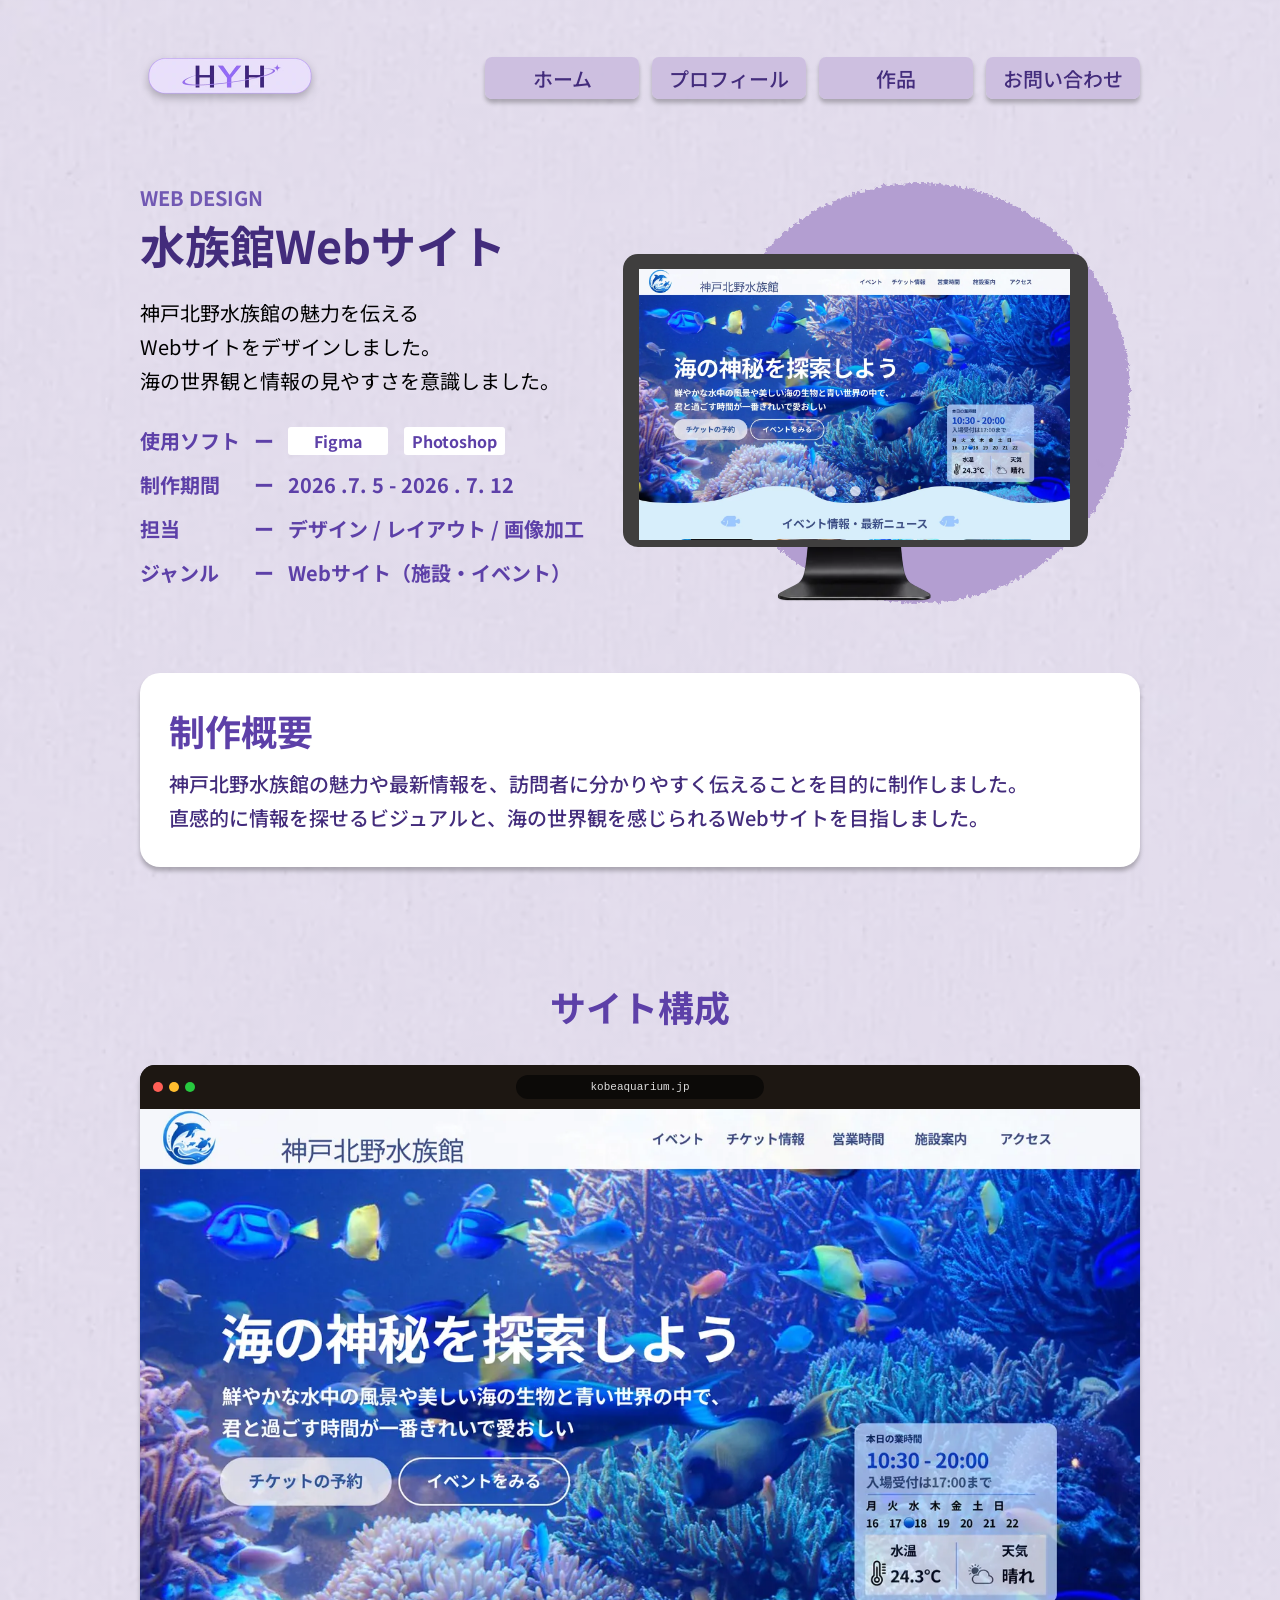
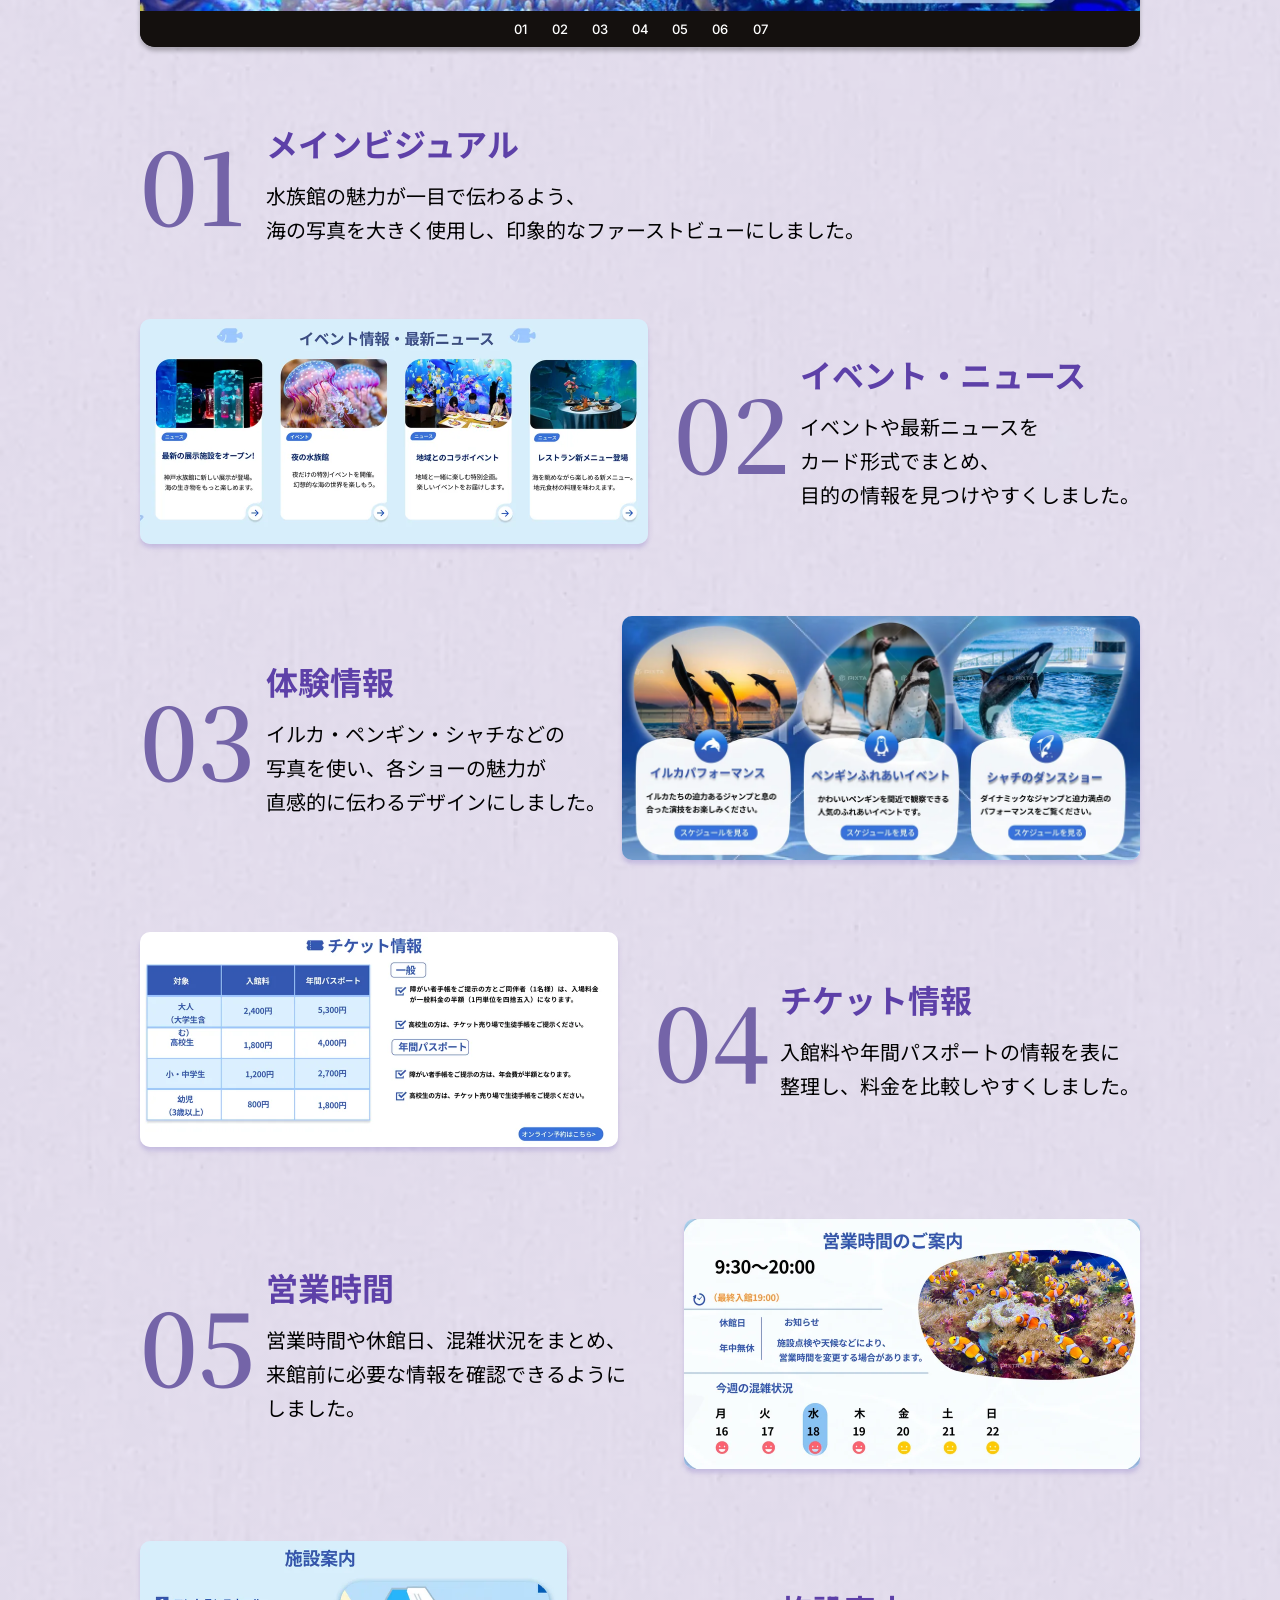
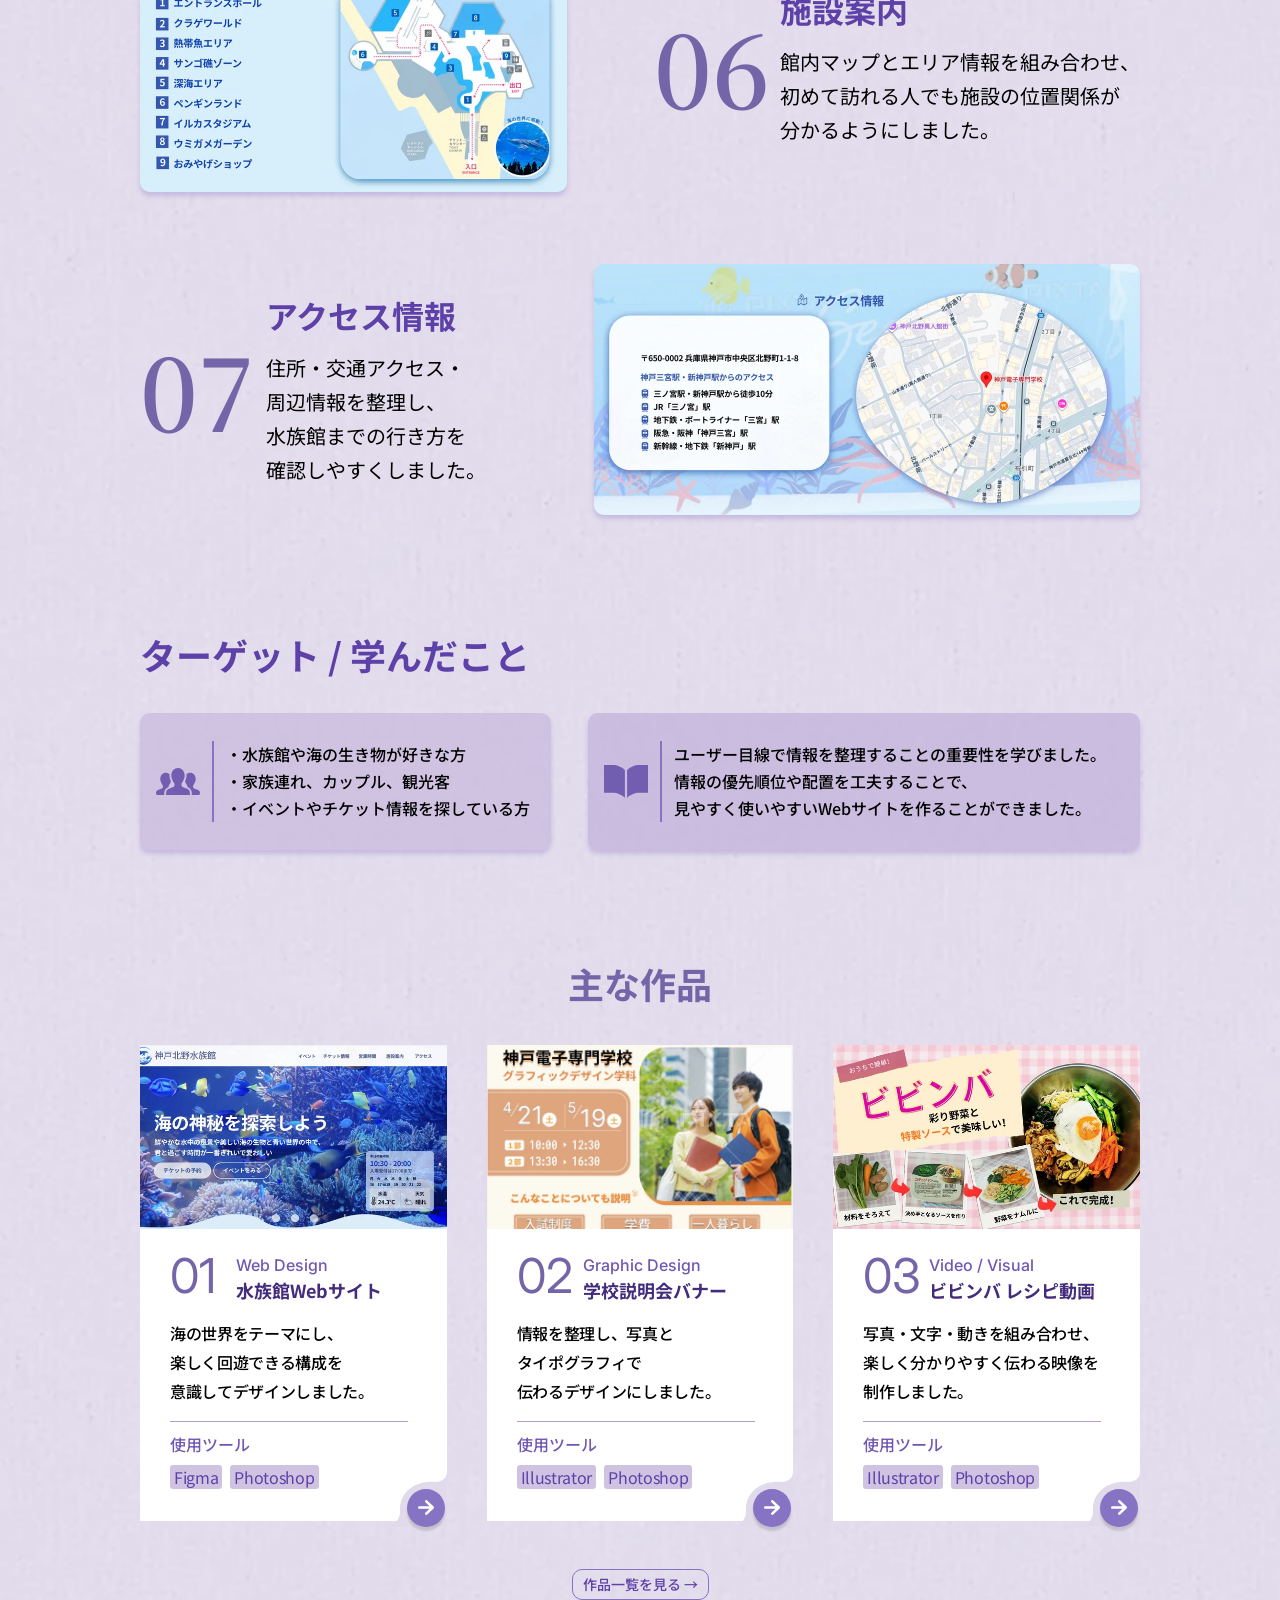
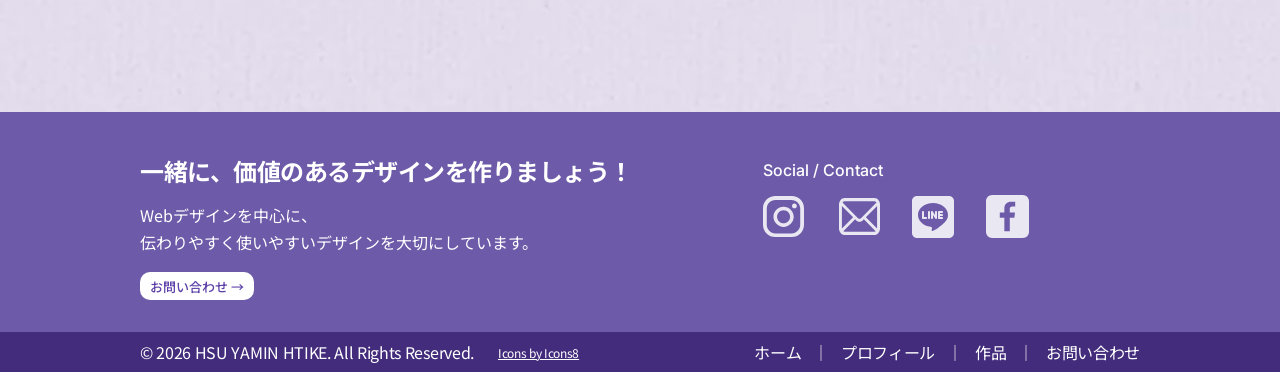
<file: work-aquarium.html>
<!DOCTYPE html>
<html lang="ja">
<head>
  <meta charset="UTF-8">
  <meta name="viewport" content="width=device-width, initial-scale=1">
  <title>水族館Webサイト | HSU YAMIN HTIKE</title>
  <meta name="description" content="神戸北野水族館の魅力を伝えるWebサイトをデザインしました。">

  <link rel="icon" type="image/png" href="assets/images/favicon.png">
  <link rel="apple-touch-icon" href="assets/images/favicon.png">

  <link rel="preconnect" href="https://fonts.googleapis.com">
  <link rel="preconnect" href="https://fonts.gstatic.com" crossorigin>
  <link href="https://fonts.googleapis.com/css2?family=Inter:wght@400;500&family=Noto+Sans+JP:wght@300..700&family=Noto+Serif+JP:wght@600&display=swap" rel="stylesheet">

  <link rel="stylesheet" href="css/style.css">
</head>
<body>

  <!-- ===== Header: the same block as on the Home page ===== -->
  <header class="site-header container">
    <a class="site-logo" href="index.html">
      <img src="assets/images/logo.webp" alt="HYH" width="180" height="66">
    </a>
    <nav class="site-nav" aria-label="メインメニュー">
      <a href="index.html">ホーム</a>
      <a href="profile.html">プロフィール</a>
      <a href="works.html">作品</a>
      <a href="contact.html">お問い合わせ</a>
    </nav>
  </header>

  <main>

    <!-- ===== Title, details and monitor ===== -->
    <section class="work-hero container">
      <div class="work-hero__text">
        <p class="work-eyebrow">WEB DESIGN</p>
        <h1 class="work-title">水族館Webサイト</h1>
        <p class="work-lead">神戸北野水族館の魅力を伝える<br>Webサイトをデザインしました。<br>海の世界観と情報の見やすさを意識しました。</p>
        <dl class="work-meta">
          <div class="work-meta__row">
            <dt>使用ソフト</dt>
            <dd><ul class="work-meta__chips"><li>Figma</li><li>Photoshop</li></ul></dd>
          </div>
          <div class="work-meta__row">
            <dt>制作期間</dt>
            <dd>2026 .7. 5 - 2026 . 7. 12</dd>
          </div>
          <div class="work-meta__row">
            <dt>担当</dt>
            <dd>デザイン / レイアウト / 画像加工</dd>
          </div>
          <div class="work-meta__row">
            <dt>ジャンル</dt>
            <dd>Webサイト（施設・イベント）</dd>
          </div>
        </dl>
      </div>
      <!-- Hover: the whole site slowly scrolls inside the monitor screen (CSS only). -->
      <div class="monitor">
        <img class="monitor__circle" src="assets/icons/aquarium-circle.svg" alt="" width="429" height="429">
        <img class="monitor__body" src="assets/images/aquarium-monitor.webp" alt="" width="1142" height="761">
        <div class="monitor__bezel"></div>
        <img class="monitor__screen" src="assets/images/aquarium-fullpage.webp" alt="水族館Webサイトのトップページ" width="1400" height="5286">
      </div>
    </section>

    <!-- ===== 制作概要 ===== -->
    <section class="work-overview container">
      <h2 class="work-overview__title">制作概要</h2>
      <p class="work-overview__text">神戸北野水族館の魅力や最新情報を、訪問者に分かりやすく伝えることを目的に制作しました。<br>直感的に情報を探せるビジュアルと、海の世界観を感じられるWebサイトを目指しました。</p>
    </section>

    <!-- ===== サイト構成 ===== -->
    <section class="site-map container">
      <h2 class="section-title section-title--primary">サイト構成</h2>

      <!-- A small browser window. The real full page scrolls inside it,
           and the numbers in the bottom bar jump to each part of the page. -->
      <div class="browser">
        <div class="browser__bar">
          <span class="browser__dot browser__dot--red"></span>
          <span class="browser__dot browser__dot--yellow"></span>
          <span class="browser__dot browser__dot--green"></span>
          <span class="browser__url">kobeaquarium.jp</span>
        </div>
        <div class="browser__view" tabindex="0" role="region" aria-label="水族館Webサイト">
          <div class="browser__page">
            <img src="assets/images/aquarium-fullpage.webp" alt="水族館Webサイトのページ全体" width="1400" height="5286" loading="lazy">
            <span class="browser__mark" id="site-01" style="top: 0%"></span>
            <span class="browser__mark" id="site-02" style="top: 14.74%"></span>
            <span class="browser__mark" id="site-03" style="top: 26.94%"></span>
            <span class="browser__mark" id="site-04" style="top: 40.82%"></span>
            <span class="browser__mark" id="site-05" style="top: 52.46%"></span>
            <span class="browser__mark" id="site-06" style="top: 64.2%"></span>
            <span class="browser__mark" id="site-07" style="top: 80.77%"></span>
          </div>
        </div>
        <nav class="browser__nav" aria-label="サイト構成">
          <a href="#site-01" aria-label="メインビジュアル">01</a>
          <a href="#site-02" aria-label="イベント・ニュース">02</a>
          <a href="#site-03" aria-label="体験情報">03</a>
          <a href="#site-04" aria-label="チケット情報">04</a>
          <a href="#site-05" aria-label="営業時間">05</a>
          <a href="#site-06" aria-label="施設案内">06</a>
          <a href="#site-07" aria-label="アクセス情報">07</a>
        </nav>
      </div>

      <ol class="site-rows">
      <li class="site-row">
        <div class="site-row__info">
          <span class="site-row__number">01</span>
          <div>
            <h3 class="site-row__title">メインビジュアル</h3>
            <p class="site-row__text">水族館の魅力が一目で伝わるよう、<br>海の写真を大きく使用し、印象的なファーストビューにしました。</p>
          </div>
        </div>
      </li>
      <li class="site-row site-row--image-left">
        <div class="site-row__info">
          <span class="site-row__number">02</span>
          <div>
            <h3 class="site-row__title">イベント・ニュース</h3>
            <p class="site-row__text">イベントや最新ニュースを<br>カード形式でまとめ、<br>目的の情報を見つけやすくしました。</p>
          </div>
        </div>
        <img class="site-row__image" src="assets/images/aquarium-section-02.webp" alt="イベント・ニュースの画面" width="508" height="225" loading="lazy">
      </li>
      <li class="site-row">
        <div class="site-row__info">
          <span class="site-row__number">03</span>
          <div>
            <h3 class="site-row__title">体験情報</h3>
            <p class="site-row__text">イルカ・ペンギン・シャチなどの<br>写真を使い、各ショーの魅力が<br>直感的に伝わるデザインにしました。</p>
          </div>
        </div>
        <img class="site-row__image" src="assets/images/aquarium-section-03.webp" alt="体験情報の画面" width="527" height="248" loading="lazy">
      </li>
      <li class="site-row site-row--image-left">
        <div class="site-row__info">
          <span class="site-row__number">04</span>
          <div>
            <h3 class="site-row__title">チケット情報</h3>
            <p class="site-row__text">入館料や年間パスポートの情報を表に<br>整理し、料金を比較しやすくしました。</p>
          </div>
        </div>
        <img class="site-row__image" src="assets/images/aquarium-section-04.webp" alt="チケット情報の画面" width="478" height="215" loading="lazy">
      </li>
      <li class="site-row">
        <div class="site-row__info">
          <span class="site-row__number">05</span>
          <div>
            <h3 class="site-row__title">営業時間</h3>
            <p class="site-row__text">営業時間や休館日、混雑状況をまとめ、<br>来館前に必要な情報を確認できるように<br>しました。</p>
          </div>
        </div>
        <img class="site-row__image" src="assets/images/aquarium-section-05.webp" alt="営業時間の画面" width="456" height="250" loading="lazy">
      </li>
      <li class="site-row site-row--image-left">
        <div class="site-row__info">
          <span class="site-row__number">06</span>
          <div>
            <h3 class="site-row__title">施設案内</h3>
            <p class="site-row__text">館内マップとエリア情報を組み合わせ、<br>初めて訪れる人でも施設の位置関係が<br>分かるようにしました。</p>
          </div>
        </div>
        <img class="site-row__image" src="assets/images/aquarium-section-06.webp" alt="施設案内の画面" width="427" height="251" loading="lazy">
      </li>
      <li class="site-row">
        <div class="site-row__info">
          <span class="site-row__number">07</span>
          <div>
            <h3 class="site-row__title">アクセス情報</h3>
            <p class="site-row__text">住所・交通アクセス・<br>周辺情報を整理し、<br>水族館までの行き方を<br>確認しやすくしました。</p>
          </div>
        </div>
        <img class="site-row__image" src="assets/images/aquarium-section-07.webp" alt="アクセス情報の画面" width="546" height="251" loading="lazy">
      </li>
      </ol>
    </section>

    <!-- ===== ターゲット / 学んだこと ===== -->
    <section class="work-notes container">
      <h2 class="section-title section-title--primary section-title--left">ターゲット / 学んだこと</h2>
      <div class="work-notes__grid">
        <div class="work-note">
          <img src="assets/icons/work-people.svg" alt="" width="44" height="27" loading="lazy">
          <p>・水族館や海の生き物が好きな方<br>・家族連れ、カップル、観光客<br>・イベントやチケット情報を探している方</p>
        </div>
        <div class="work-note work-note--strong">
          <img src="assets/icons/work-note.svg" alt="" width="44" height="34" loading="lazy">
          <p>ユーザー目線で情報を整理することの重要性を学びました。<br>情報の優先順位や配置を工夫することで、<br>見やすく使いやすいWebサイトを作ることができました。</p>
        </div>
      </div>
    </section>

    <!-- ===== 主な作品: the same block as on the Home page ===== -->
    <section class="works container">
      <h2 class="section-title section-title--sub">主な作品</h2>
      <div class="works__grid">
        <a class="work-card" href="work-aquarium.html">
          <img class="work-card__image" src="assets/images/work-card-aquarium.webp" alt="水族館Webサイト" width="640" height="351" loading="lazy">
          <div class="work-card__body">
            <div class="work-card__head">
              <span class="work-card__number">01</span>
              <div>
                <p class="work-card__label">Web Design</p>
                <h3 class="work-card__title">水族館Webサイト</h3>
              </div>
            </div>
            <p class="work-card__text">海の世界をテーマにし、<br>楽しく回遊できる構成を<br>意識してデザインしました。</p>
            <p class="work-card__tools-title">使用ツール</p>
            <ul class="work-card__tools"><li>Figma</li><li>Photoshop</li></ul>
          </div>
          <img class="work-card__corner" src="assets/icons/card-corner.svg" alt="" width="66" height="56" loading="lazy">
          <span class="work-card__arrow"><img src="assets/icons/card-arrow.svg" alt="" width="16" height="14" loading="lazy"></span>
        </a>

        <a class="work-card" href="work-school-banner.html">
          <img class="work-card__image" src="assets/images/work-card-banner.webp" alt="学校説明会バナー" width="640" height="535" loading="lazy">
          <div class="work-card__body">
            <div class="work-card__head">
              <span class="work-card__number">02</span>
              <div>
                <p class="work-card__label">Graphic Design</p>
                <h3 class="work-card__title">学校説明会バナー</h3>
              </div>
            </div>
            <p class="work-card__text">情報を整理し、写真と<br>タイポグラフィで<br>伝わるデザインにしました。</p>
            <p class="work-card__tools-title">使用ツール</p>
            <ul class="work-card__tools"><li>Illustrator</li><li>Photoshop</li></ul>
          </div>
          <img class="work-card__corner" src="assets/icons/card-corner.svg" alt="" width="66" height="56" loading="lazy">
          <span class="work-card__arrow"><img src="assets/icons/card-arrow.svg" alt="" width="16" height="14" loading="lazy"></span>
        </a>

        <a class="work-card" href="work-bibimbap.html">
          <img class="work-card__image" src="assets/images/work-card-bibimbap.webp" alt="ビビンバ レシピ動画" width="640" height="360" loading="lazy">
          <div class="work-card__body">
            <div class="work-card__head">
              <span class="work-card__number">03</span>
              <div>
                <p class="work-card__label">Video / Visual</p>
                <h3 class="work-card__title">ビビンバ レシピ動画</h3>
              </div>
            </div>
            <p class="work-card__text">写真・文字・動きを組み合わせ、<br>楽しく分かりやすく伝わる映像を<br>制作しました。</p>
            <p class="work-card__tools-title">使用ツール</p>
            <ul class="work-card__tools"><li>Illustrator</li><li>Photoshop</li></ul>
          </div>
          <img class="work-card__corner" src="assets/icons/card-corner.svg" alt="" width="66" height="56" loading="lazy">
          <span class="work-card__arrow"><img src="assets/icons/card-arrow.svg" alt="" width="16" height="14" loading="lazy"></span>
        </a>
      </div>
      <a class="button button--line" href="works.html">作品一覧を見る →</a>
    </section>

  </main>

  <!-- ===== Footer: the same block as on the Home page ===== -->
  <footer class="site-footer">
    <div class="site-footer__top container">
      <div class="site-footer__message">
        <p class="site-footer__title">一緒に、価値のあるデザインを作りましょう！</p>
        <p>Webデザインを中心に、<br>伝わりやすく使いやすいデザインを大切にしています。</p>
        <a class="button button--white" href="contact.html">お問い合わせ →</a>
      </div>
      <div class="site-footer__social">
        <p>Social / Contact</p>
        <ul class="social-icons social-icons--footer">
          <li><img src="assets/icons/footer-instagram.svg" alt="Instagram" width="41" height="41"></li>
          <li><img src="assets/icons/footer-mail.svg" alt="メール" width="41" height="38"></li>
          <li><img src="assets/icons/footer-line.svg" alt="LINE" width="50" height="50"></li>
          <li><img src="assets/icons/footer-facebook.svg" alt="Facebook" width="43" height="43"></li>
        </ul>
      </div>
    </div>
    <div class="site-footer__bar">
      <div class="site-footer__bar-inner container">
        <p>© 2026 HSU YAMIN HTIKE. All Rights Reserved.</p>
        <a class="site-footer__credit" href="https://icons8.com" target="_blank" rel="noopener">Icons by Icons8</a>
        <nav class="site-footer__nav" aria-label="フッターメニュー">
          <a href="index.html">ホーム</a>
          <span aria-hidden="true">｜</span>
          <a href="profile.html">プロフィール</a>
          <span aria-hidden="true">｜</span>
          <a href="works.html">作品</a>
          <span aria-hidden="true">｜</span>
          <a href="contact.html">お問い合わせ</a>
        </nav>
      </div>
    </div>
  </footer>

</body>
</html>
</file>
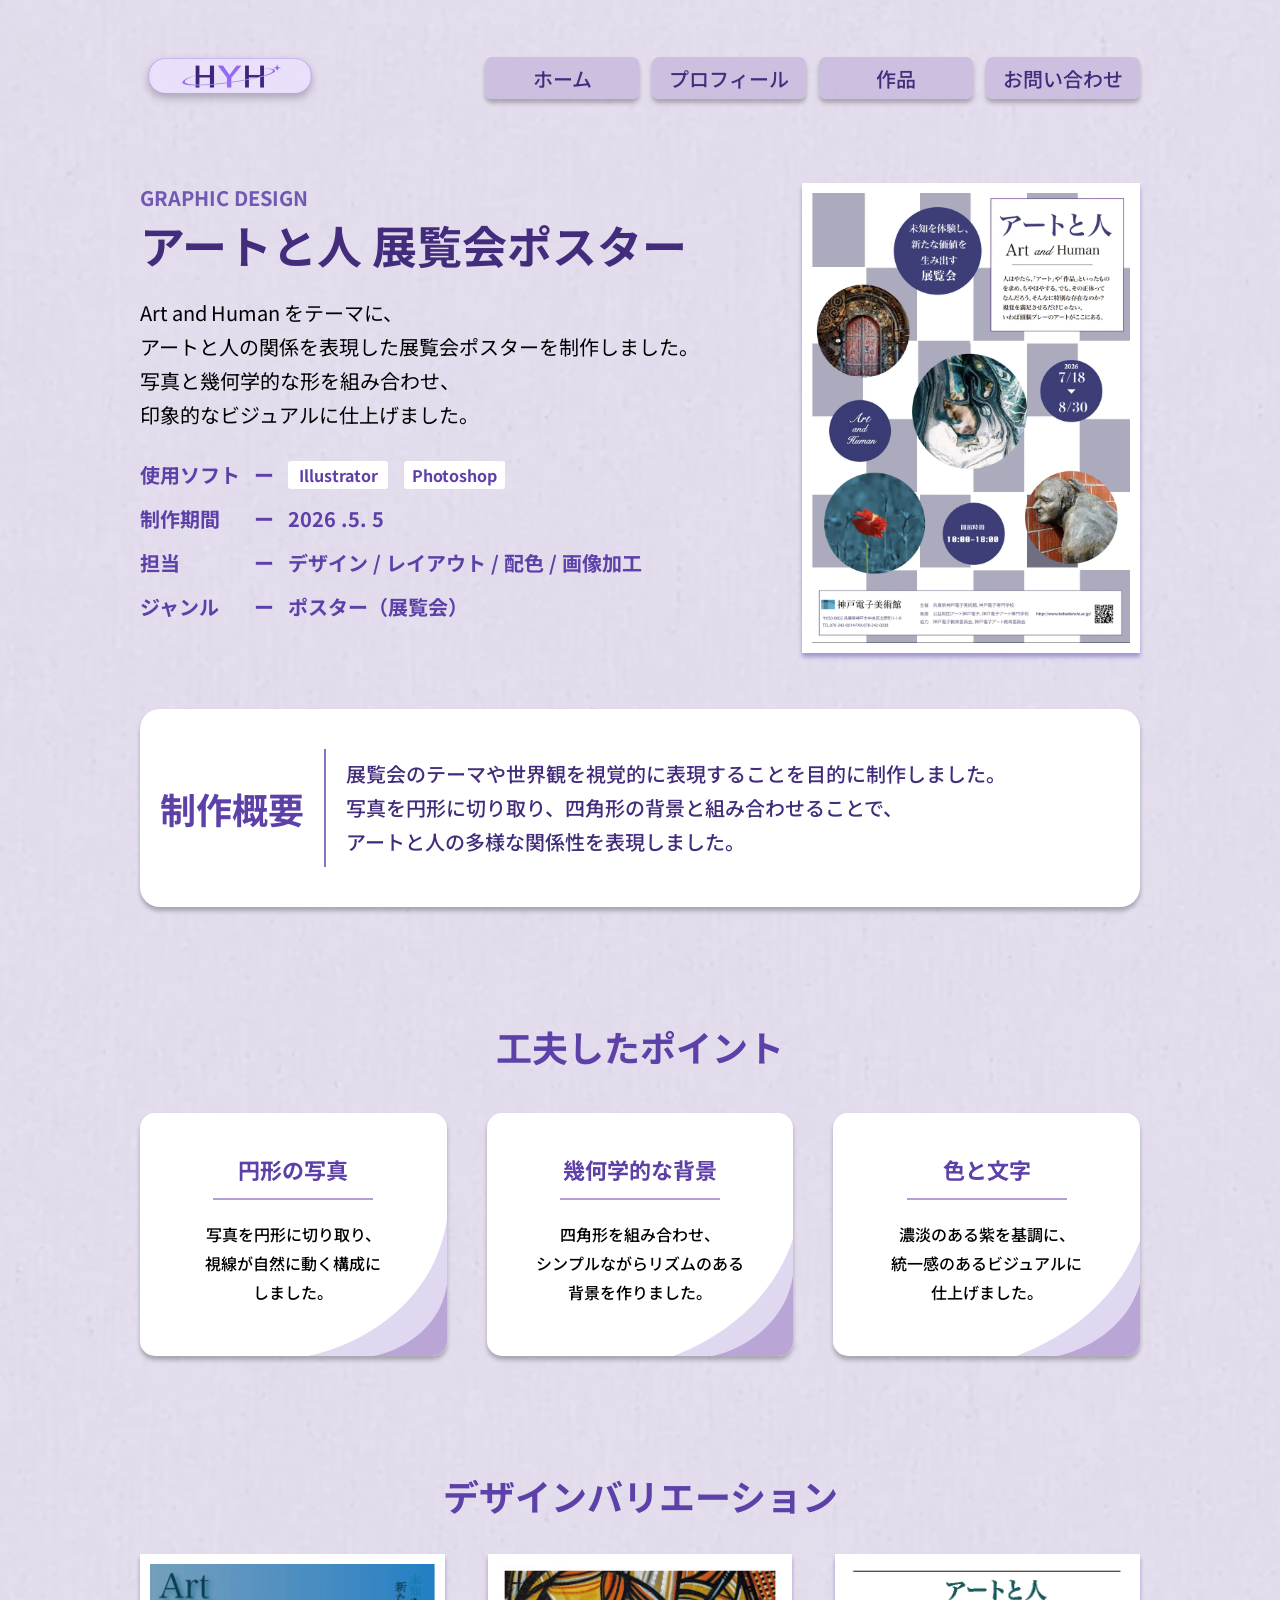
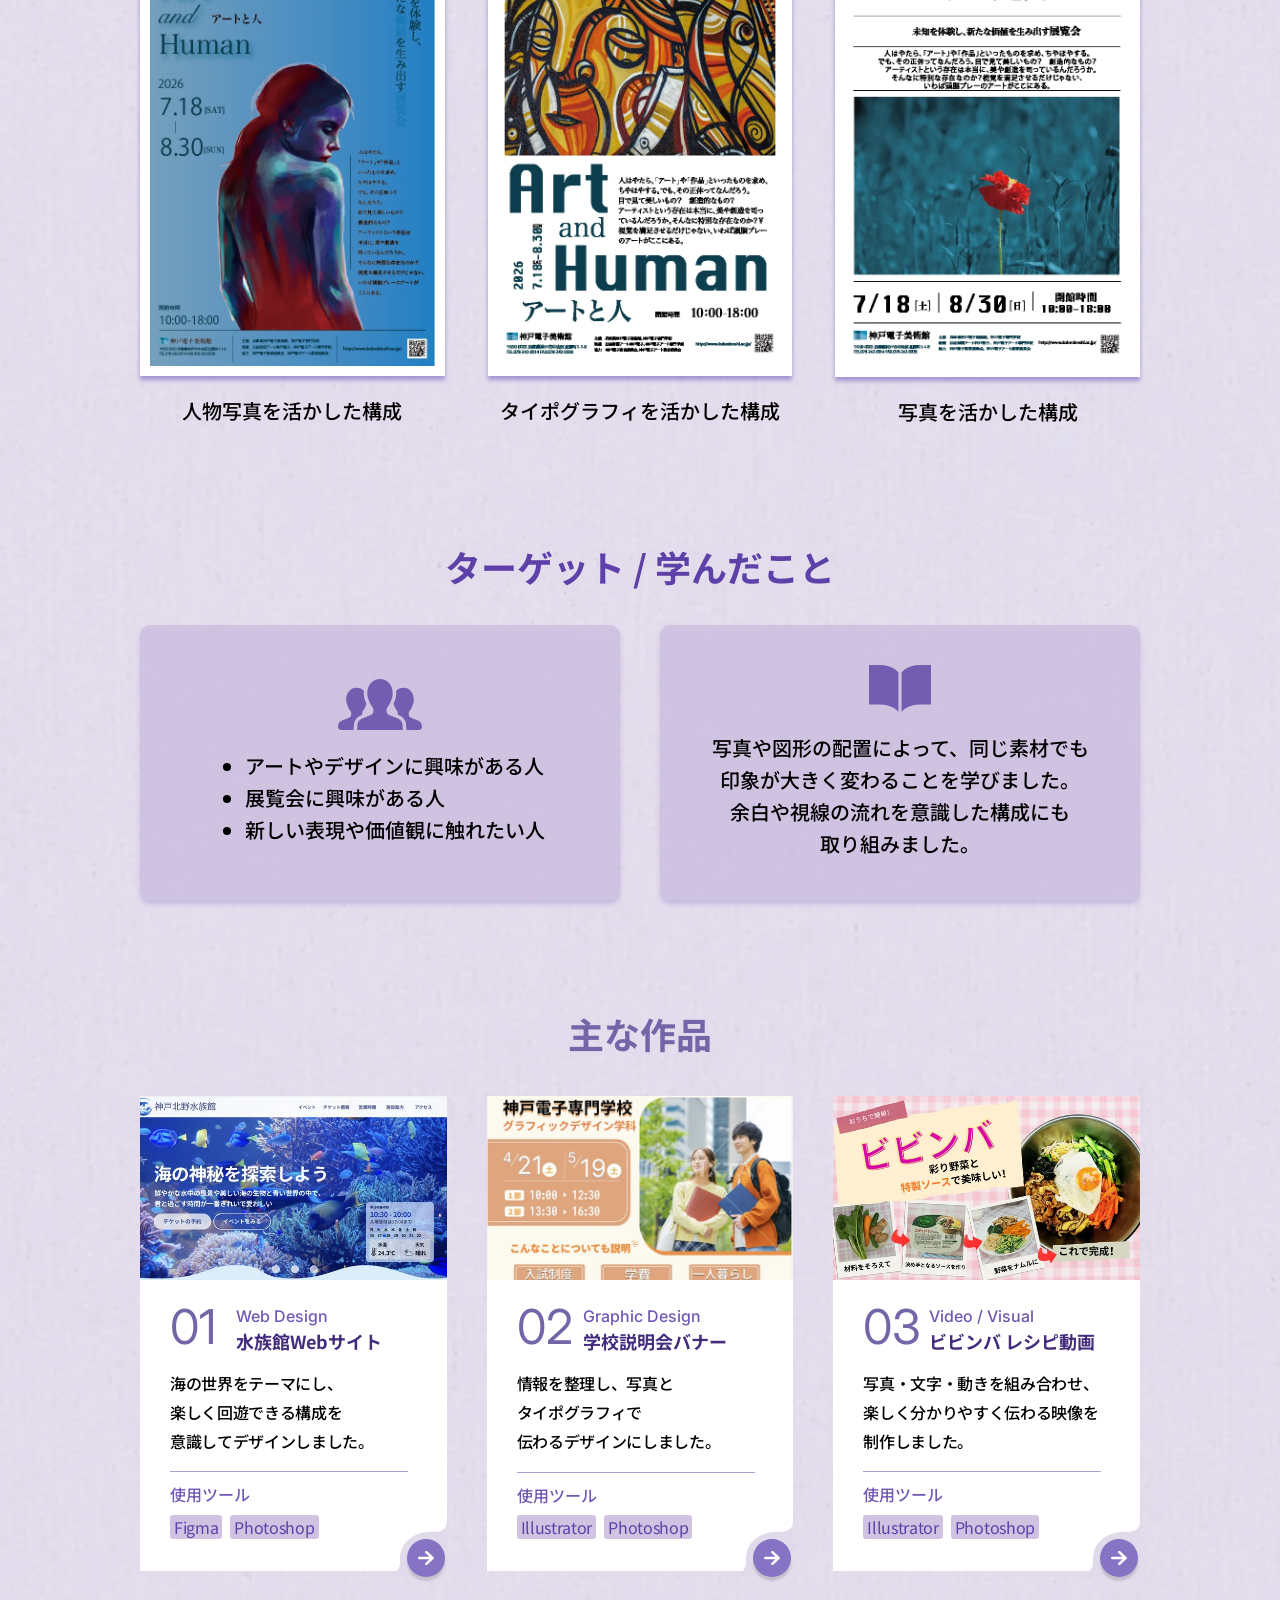
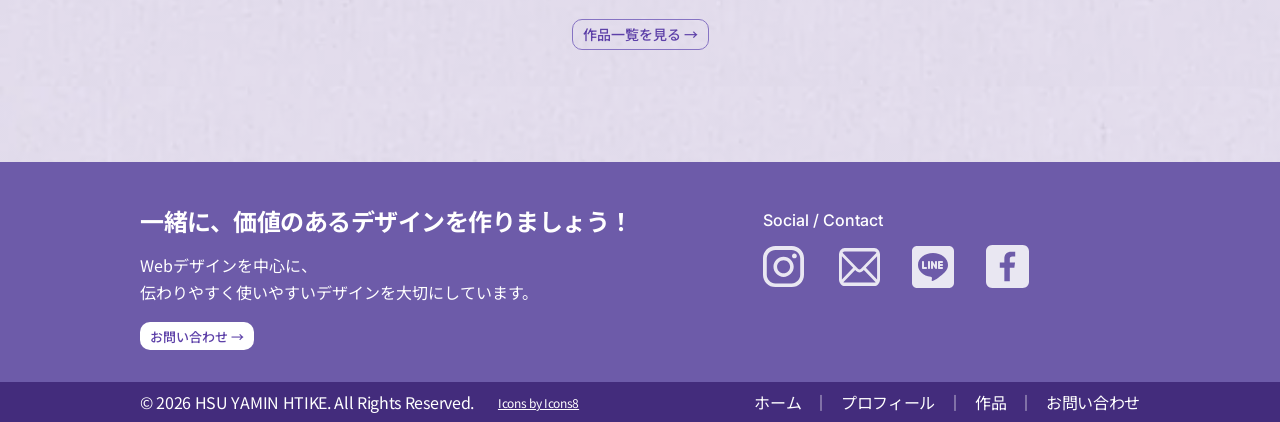
<file: work-art-human.html>
<!DOCTYPE html>
<html lang="ja">
<head>
  <meta charset="UTF-8">
  <meta name="viewport" content="width=device-width, initial-scale=1">
  <title>アートと人 展覧会ポスター | HSU YAMIN HTIKE</title>
  <meta name="description" content="Art and Human をテーマに、アートと人の関係を表現した展覧会ポスターを制作しました。">

  <link rel="icon" type="image/png" href="assets/images/favicon.png">
  <link rel="apple-touch-icon" href="assets/images/favicon.png">

  <link rel="preconnect" href="https://fonts.googleapis.com">
  <link rel="preconnect" href="https://fonts.gstatic.com" crossorigin>
  <link href="https://fonts.googleapis.com/css2?family=Inter:wght@400;500&family=Noto+Sans+JP:wght@300..700&display=swap" rel="stylesheet">

  <link rel="stylesheet" href="css/style.css">
</head>
<body>

  <!-- ===== Header: the same block as on the Home page ===== -->
  <header class="site-header container">
    <a class="site-logo" href="index.html">
      <img src="assets/images/logo.webp" alt="HYH" width="180" height="66">
    </a>
    <nav class="site-nav" aria-label="メインメニュー">
      <a href="index.html">ホーム</a>
      <a href="profile.html">プロフィール</a>
      <a href="works.html">作品</a>
      <a href="contact.html">お問い合わせ</a>
    </nav>
  </header>

  <main>

    <section class="work-hero work-hero--poster container">
      <div class="work-hero__text">
        <p class="work-eyebrow">GRAPHIC DESIGN</p>
        <h1 class="work-title">アートと人 展覧会ポスター</h1>
        <p class="work-lead">Art and Human をテーマに、<br>アートと人の関係を表現した展覧会ポスターを制作しました。<br>写真と幾何学的な形を組み合わせ、<br>印象的なビジュアルに仕上げました。</p>
        <dl class="work-meta">
          <div class="work-meta__row">
            <dt>使用ソフト</dt>
            <dd><ul class="work-meta__chips"><li>Illustrator</li><li>Photoshop</li></ul></dd>
          </div>
          <div class="work-meta__row">
            <dt>制作期間</dt>
            <dd>2026 .5. 5</dd>
          </div>
          <div class="work-meta__row">
            <dt>担当</dt>
            <dd>デザイン / レイアウト / 配色 / 画像加工</dd>
          </div>
          <div class="work-meta__row">
            <dt>ジャンル</dt>
            <dd>ポスター（展覧会）</dd>
          </div>
        </dl>
      </div>
      <button class="zoom zoom--tilt work-hero__media work-poster" type="button" popovertarget="view-hero">
        <img src="assets/images/art-hero.webp" alt="アートと人 展覧会ポスター" width="896" height="1268">
      </button>
    </section>

    <section class="work-overview work-overview--line container">
      <h2 class="work-overview__title">制作概要</h2>
      <p class="work-overview__text">展覧会のテーマや世界観を視覚的に表現することを目的に制作しました。<br>写真を円形に切り取り、四角形の背景と組み合わせることで、<br>アートと人の多様な関係性を表現しました。</p>
    </section>

    <section class="work-points container">
      <h2 class="section-title section-title--primary">工夫したポイント</h2>
      <div class="thinking__grid">
        <article class="thinking-card rise">
          <h3>円形の写真</h3>
          <p>写真を円形に切り取り、<br>視線が自然に動く構成に<br>しました。</p>
          <img class="thinking-card__corner" src="assets/icons/think-corner1.svg" alt="" width="139" height="136" loading="lazy">
        </article>
        <article class="thinking-card rise">
          <h3>幾何学的な背景</h3>
          <p>四角形を組み合わせ、<br>シンプルながらリズムのある<br>背景を作りました。</p>
          <img class="thinking-card__corner thinking-card__corner--b" src="assets/icons/think-corner2.svg" alt="" width="159" height="156" loading="lazy">
        </article>
        <article class="thinking-card rise">
          <h3>色と文字</h3>
          <p>濃淡のある紫を基調に、<br>統一感のあるビジュアルに<br>仕上げました。</p>
          <img class="thinking-card__corner thinking-card__corner--c" src="assets/icons/think-corner3.svg" alt="" width="166" height="163" loading="lazy">
        </article>
      </div>
    </section>

    <!-- ===== デザインバリエーション: hover lifts one poster and fades the others ===== -->
    <section class="poster-section container">
      <h2 class="section-title section-title--primary">デザインバリエーション</h2>
      <div class="poster-row zoom-group">
        <figure>
          <button class="zoom work-poster" type="button" popovertarget="view-1">
            <img src="assets/images/art-poster-1.webp" alt="人物写真を活かした構成" width="596" height="842" loading="lazy">
          </button>
          <figcaption>人物写真を活かした構成</figcaption>
        </figure>
        <figure>
          <button class="zoom work-poster" type="button" popovertarget="view-2">
            <img src="assets/images/art-poster-2.webp" alt="タイポグラフィを活かした構成" width="596" height="842" loading="lazy">
          </button>
          <figcaption>タイポグラフィを活かした構成</figcaption>
        </figure>
        <figure>
          <button class="zoom work-poster" type="button" popovertarget="view-3">
            <img src="assets/images/art-poster-3.webp" alt="写真を活かした構成" width="596" height="842" loading="lazy">
          </button>
          <figcaption>写真を活かした構成</figcaption>
        </figure>
      </div>
    </section>

    <section class="work-notes work-notes--even container">
      <h2 class="section-title section-title--primary">ターゲット / 学んだこと</h2>
      <div class="work-notes__grid">
        <div class="work-note work-note--stack rise">
          <img src="assets/icons/work-people.svg" alt="" width="84" height="52" loading="lazy">
          <ul class="work-note__list"><li>アートやデザインに興味がある人</li><li>展覧会に興味がある人</li><li>新しい表現や価値観に触れたい人</li></ul>
        </div>
        <div class="work-note work-note--stack rise">
          <img src="assets/icons/work-note.svg" alt="" width="62" height="48" loading="lazy">
          <p>写真や図形の配置によって、同じ素材でも印象が大きく変わることを学びました。<br>余白や視線の流れを意識した構成にも取り組みました。</p>
        </div>
      </div>
    </section>


    <!-- ===== 主な作品: the same block as on the Home page ===== -->
    <section class="works container">
      <h2 class="section-title section-title--sub">主な作品</h2>
      <div class="works__grid">
        <a class="work-card" href="work-aquarium.html">
          <img class="work-card__image" src="assets/images/work-card-aquarium.webp" alt="水族館Webサイト" width="640" height="351" loading="lazy">
          <div class="work-card__body">
            <div class="work-card__head">
              <span class="work-card__number">01</span>
              <div>
                <p class="work-card__label">Web Design</p>
                <h3 class="work-card__title">水族館Webサイト</h3>
              </div>
            </div>
            <p class="work-card__text">海の世界をテーマにし、<br>楽しく回遊できる構成を<br>意識してデザインしました。</p>
            <p class="work-card__tools-title">使用ツール</p>
            <ul class="work-card__tools"><li>Figma</li><li>Photoshop</li></ul>
          </div>
          <img class="work-card__corner" src="assets/icons/card-corner.svg" alt="" width="66" height="56" loading="lazy">
          <span class="work-card__arrow"><img src="assets/icons/card-arrow.svg" alt="" width="16" height="14" loading="lazy"></span>
        </a>

        <a class="work-card" href="work-school-banner.html">
          <img class="work-card__image" src="assets/images/work-card-banner.webp" alt="学校説明会バナー" width="640" height="535" loading="lazy">
          <div class="work-card__body">
            <div class="work-card__head">
              <span class="work-card__number">02</span>
              <div>
                <p class="work-card__label">Graphic Design</p>
                <h3 class="work-card__title">学校説明会バナー</h3>
              </div>
            </div>
            <p class="work-card__text">情報を整理し、写真と<br>タイポグラフィで<br>伝わるデザインにしました。</p>
            <p class="work-card__tools-title">使用ツール</p>
            <ul class="work-card__tools"><li>Illustrator</li><li>Photoshop</li></ul>
          </div>
          <img class="work-card__corner" src="assets/icons/card-corner.svg" alt="" width="66" height="56" loading="lazy">
          <span class="work-card__arrow"><img src="assets/icons/card-arrow.svg" alt="" width="16" height="14" loading="lazy"></span>
        </a>

        <a class="work-card" href="work-bibimbap.html">
          <img class="work-card__image" src="assets/images/work-card-bibimbap.webp" alt="ビビンバ レシピ動画" width="640" height="360" loading="lazy">
          <div class="work-card__body">
            <div class="work-card__head">
              <span class="work-card__number">03</span>
              <div>
                <p class="work-card__label">Video / Visual</p>
                <h3 class="work-card__title">ビビンバ レシピ動画</h3>
              </div>
            </div>
            <p class="work-card__text">写真・文字・動きを組み合わせ、<br>楽しく分かりやすく伝わる映像を<br>制作しました。</p>
            <p class="work-card__tools-title">使用ツール</p>
            <ul class="work-card__tools"><li>Illustrator</li><li>Photoshop</li></ul>
          </div>
          <img class="work-card__corner" src="assets/icons/card-corner.svg" alt="" width="66" height="56" loading="lazy">
          <span class="work-card__arrow"><img src="assets/icons/card-arrow.svg" alt="" width="16" height="14" loading="lazy"></span>
        </a>
      </div>
      <a class="button button--line" href="works.html">作品一覧を見る →</a>
    </section>

  </main>

  <!-- Enlarged images. popover keeps them hidden until a button opens them;
       Esc or a click outside closes them, with no JavaScript. -->
  <div class="zoom-view" id="view-hero" popover>
    <img src="assets/images/art-hero.webp" alt="アートと人 展覧会ポスター" width="896" height="1268" loading="lazy">
    <button class="zoom-view__close" type="button" popovertarget="view-hero" popovertargetaction="hide" aria-label="閉じる">×</button>
  </div>
  <div class="zoom-view" id="view-1" popover>
    <img src="assets/images/art-poster-1.webp" alt="人物写真を活かした構成" width="596" height="842" loading="lazy">
    <button class="zoom-view__close" type="button" popovertarget="view-1" popovertargetaction="hide" aria-label="閉じる">×</button>
  </div>
  <div class="zoom-view" id="view-2" popover>
    <img src="assets/images/art-poster-2.webp" alt="タイポグラフィを活かした構成" width="596" height="842" loading="lazy">
    <button class="zoom-view__close" type="button" popovertarget="view-2" popovertargetaction="hide" aria-label="閉じる">×</button>
  </div>
  <div class="zoom-view" id="view-3" popover>
    <img src="assets/images/art-poster-3.webp" alt="写真を活かした構成" width="596" height="842" loading="lazy">
    <button class="zoom-view__close" type="button" popovertarget="view-3" popovertargetaction="hide" aria-label="閉じる">×</button>
  </div>


  <!-- ===== Footer: the same block as on the Home page ===== -->
  <footer class="site-footer">
    <div class="site-footer__top container">
      <div class="site-footer__message">
        <p class="site-footer__title">一緒に、価値のあるデザインを作りましょう！</p>
        <p>Webデザインを中心に、<br>伝わりやすく使いやすいデザインを大切にしています。</p>
        <a class="button button--white" href="contact.html">お問い合わせ →</a>
      </div>
      <div class="site-footer__social">
        <p>Social / Contact</p>
        <ul class="social-icons social-icons--footer">
          <li><img src="assets/icons/footer-instagram.svg" alt="Instagram" width="41" height="41"></li>
          <li><img src="assets/icons/footer-mail.svg" alt="メール" width="41" height="38"></li>
          <li><img src="assets/icons/footer-line.svg" alt="LINE" width="50" height="50"></li>
          <li><img src="assets/icons/footer-facebook.svg" alt="Facebook" width="43" height="43"></li>
        </ul>
      </div>
    </div>
    <div class="site-footer__bar">
      <div class="site-footer__bar-inner container">
        <p>© 2026 HSU YAMIN HTIKE. All Rights Reserved.</p>
        <a class="site-footer__credit" href="https://icons8.com" target="_blank" rel="noopener">Icons by Icons8</a>
        <nav class="site-footer__nav" aria-label="フッターメニュー">
          <a href="index.html">ホーム</a>
          <span aria-hidden="true">｜</span>
          <a href="profile.html">プロフィール</a>
          <span aria-hidden="true">｜</span>
          <a href="works.html">作品</a>
          <span aria-hidden="true">｜</span>
          <a href="contact.html">お問い合わせ</a>
        </nav>
      </div>
    </div>
  </footer>

</body>
</html>
</file>
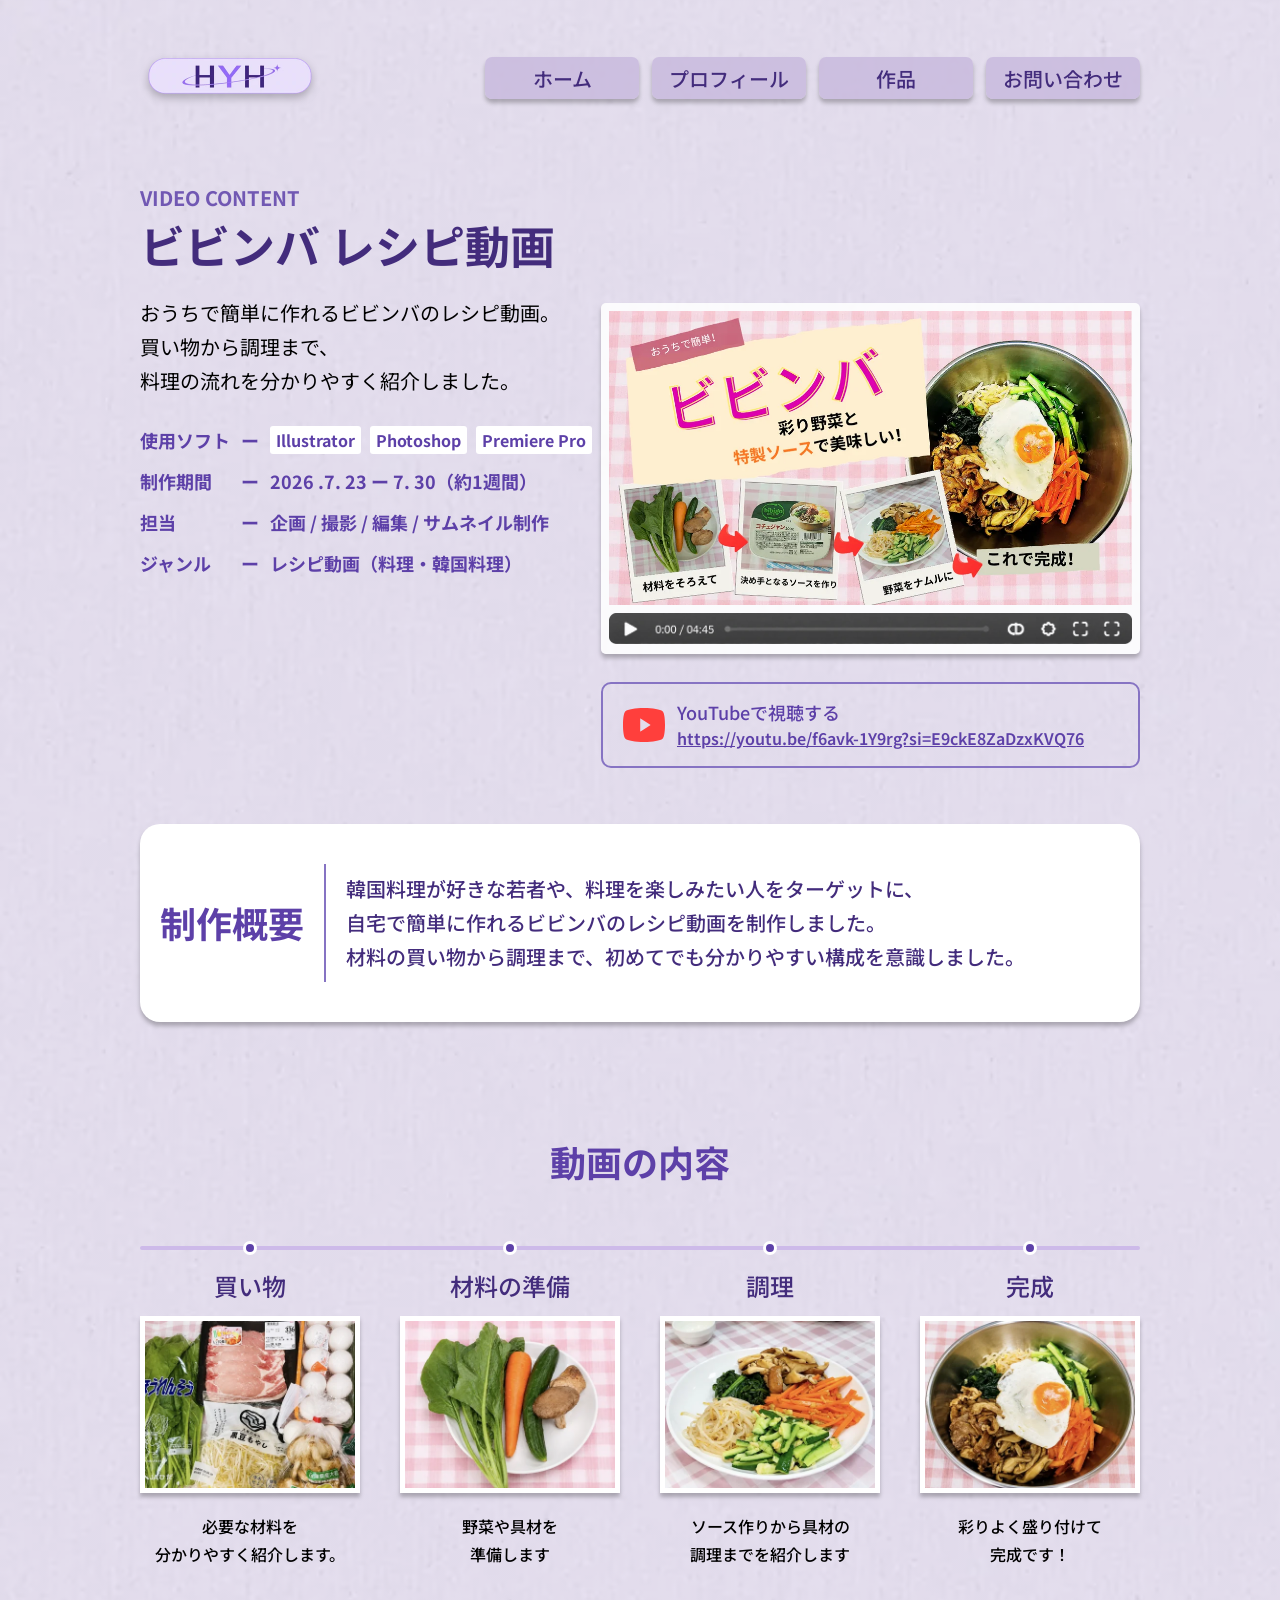
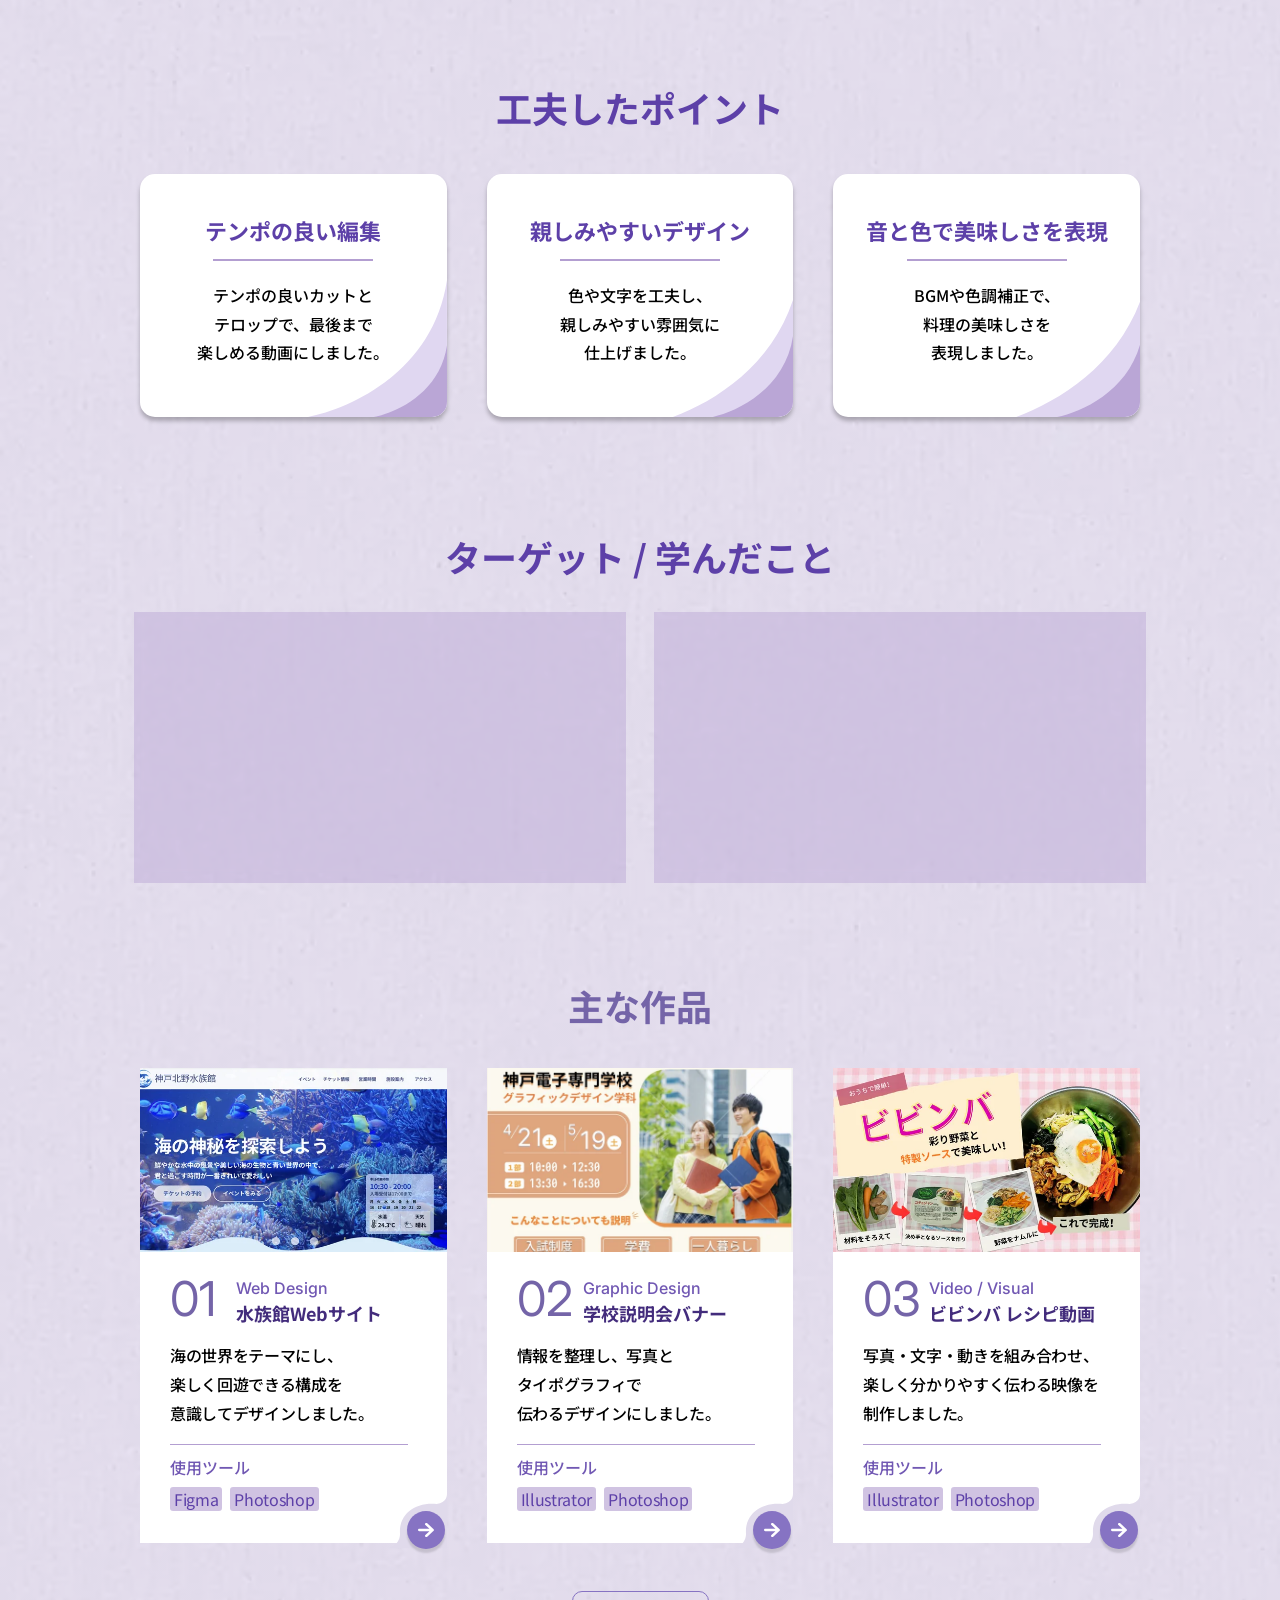
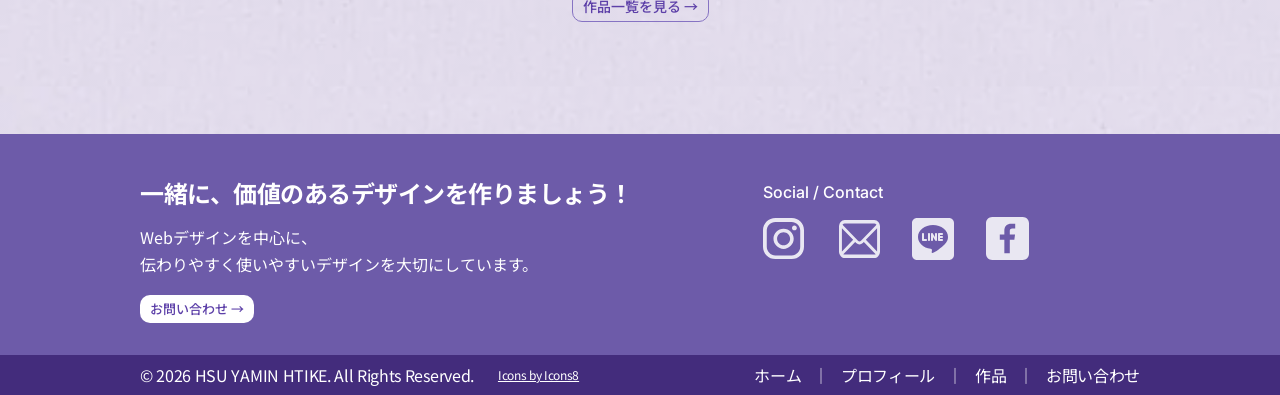
<file: work-bibimbap.html>
<!DOCTYPE html>
<html lang="ja">
<head>
  <meta charset="UTF-8">
  <meta name="viewport" content="width=device-width, initial-scale=1">
  <title>ビビンバ レシピ動画 | HSU YAMIN HTIKE</title>
  <meta name="description" content="おうちで簡単に作れるビビンバのレシピ動画。買い物から調理まで、料理の流れを分かりやすく紹介しました。">

  <link rel="icon" type="image/png" href="assets/images/favicon.png">
  <link rel="apple-touch-icon" href="assets/images/favicon.png">

  <link rel="preconnect" href="https://fonts.googleapis.com">
  <link rel="preconnect" href="https://fonts.gstatic.com" crossorigin>
  <link href="https://fonts.googleapis.com/css2?family=Inter:wght@400;500&family=Noto+Sans+JP:wght@300..700&display=swap" rel="stylesheet">

  <link rel="stylesheet" href="css/style.css">
</head>
<body>

  <!-- ===== Header: the same block as on the Home page ===== -->
  <header class="site-header container">
    <a class="site-logo" href="index.html">
      <img src="assets/images/logo.webp" alt="HYH" width="180" height="66">
    </a>
    <nav class="site-nav" aria-label="メインメニュー">
      <a href="index.html">ホーム</a>
      <a href="profile.html">プロフィール</a>
      <a href="works.html">作品</a>
      <a href="contact.html">お問い合わせ</a>
    </nav>
  </header>

  <main>

    <section class="work-hero work-hero--video container">
      <div class="work-hero__text">
        <p class="work-eyebrow">VIDEO CONTENT</p>
        <h1 class="work-title">ビビンバ レシピ動画</h1>
        <p class="work-lead">おうちで簡単に作れるビビンバのレシピ動画。<br>買い物から調理まで、<br>料理の流れを分かりやすく紹介しました。</p>
        <dl class="work-meta work-meta--small">
          <div class="work-meta__row">
            <dt>使用ソフト</dt>
            <dd><ul class="work-meta__chips"><li>Illustrator</li><li>Photoshop</li><li>Premiere Pro</li></ul></dd>
          </div>
          <div class="work-meta__row">
            <dt>制作期間</dt>
            <dd>2026 .7. 23 ー 7. 30（約1週間）</dd>
          </div>
          <div class="work-meta__row">
            <dt>担当</dt>
            <dd>企画 / 撮影 / 編集 / サムネイル制作</dd>
          </div>
          <div class="work-meta__row">
            <dt>ジャンル</dt>
            <dd>レシピ動画（料理・韓国料理）</dd>
          </div>
        </dl>
      </div>
      <div class="video-hero">
        <a class="video-hero__frame" href="https://youtu.be/f6avk-1Y9rg?si=E9ckE8ZaDzxKVQ76" target="_blank" rel="noopener" aria-label="ビビンバ レシピ動画をYouTubeで視聴する">
          <span class="video-hero__thumb">
            <img src="assets/images/bibimbap-thumb.webp" alt="ビビンバ レシピ動画のサムネイル" width="1042" height="586">
            <img class="video-hero__play" src="assets/icons/youtube-play.svg" alt="" width="84" height="68">
          </span>
          <img class="video-hero__bar" src="assets/images/bibimbap-bar.webp" alt="" width="1078" height="63">
        </a>
        <a class="youtube-box" href="https://youtu.be/f6avk-1Y9rg?si=E9ckE8ZaDzxKVQ76" target="_blank" rel="noopener">
          <img src="assets/icons/youtube-play.svg" alt="" width="42" height="34">
          <span>
            <span class="youtube-box__label">YouTubeで視聴する</span>
            <span class="youtube-box__url">https://youtu.be/f6avk-1Y9rg?si=E9ckE8ZaDzxKVQ76</span>
          </span>
        </a>
      </div>
    </section>

    <section class="work-overview work-overview--line container">
      <h2 class="work-overview__title">制作概要</h2>
      <p class="work-overview__text">韓国料理が好きな若者や、料理を楽しみたい人をターゲットに、<br>自宅で簡単に作れるビビンバのレシピ動画を制作しました。<br>材料の買い物から調理まで、初めてでも分かりやすい構成を意識しました。</p>
    </section>

    <!-- ===== 動画の内容: the line on top fills like a video progress bar as you scroll ===== -->
    <section class="video-content container">
      <h2 class="section-title section-title--primary">動画の内容</h2>
      <ol class="video-steps">
        <li class="video-step">
          <h3>買い物</h3>
          <img src="assets/images/bibimbap-step-1.webp" alt="買い物の材料" width="438" height="350" loading="lazy">
          <p>必要な材料を<br>分かりやすく紹介します。</p>
        </li>
        <li class="video-step">
          <h3>材料の準備</h3>
          <img src="assets/images/bibimbap-step-2.webp" alt="準備した野菜" width="438" height="350" loading="lazy">
          <p>野菜や具材を<br>準備します</p>
        </li>
        <li class="video-step">
          <h3>調理</h3>
          <img src="assets/images/bibimbap-step-3.webp" alt="調理した具材" width="438" height="350" loading="lazy">
          <p>ソース作りから具材の<br>調理までを紹介します</p>
        </li>
        <li class="video-step">
          <h3>完成</h3>
          <img src="assets/images/bibimbap-step-4.webp" alt="完成したビビンバ" width="438" height="350" loading="lazy">
          <p>彩りよく盛り付けて<br>完成です！</p>
        </li>
      </ol>
    </section>

    <section class="work-points container">
      <h2 class="section-title section-title--primary">工夫したポイント</h2>
      <div class="thinking__grid">
        <article class="thinking-card rise">
          <h3>テンポの良い編集</h3>
          <p>テンポの良いカットと<br>テロップで、最後まで<br>楽しめる動画にしました。</p>
          <img class="thinking-card__corner" src="assets/icons/think-corner1.svg" alt="" width="139" height="136" loading="lazy">
        </article>
        <article class="thinking-card rise">
          <h3>親しみやすいデザイン</h3>
          <p>色や文字を工夫し、<br>親しみやすい雰囲気に<br>仕上げました。</p>
          <img class="thinking-card__corner thinking-card__corner--b" src="assets/icons/think-corner2.svg" alt="" width="159" height="156" loading="lazy">
        </article>
        <article class="thinking-card rise">
          <h3>音と色で美味しさを表現</h3>
          <p>BGMや色調補正で、<br>料理の美味しさを<br>表現しました。</p>
          <img class="thinking-card__corner thinking-card__corner--c" src="assets/icons/think-corner3.svg" alt="" width="166" height="163" loading="lazy">
        </article>
      </div>
    </section>

    <section class="work-notes work-notes--even container">
      <h2 class="section-title section-title--primary">ターゲット / 学んだこと</h2>
      <div class="work-notes__grid">
        <div class="work-note work-note--stack rise">
          <img src="assets/icons/work-people.svg" alt="" width="84" height="52" loading="lazy">
          <p>韓国料理が好きな若者<br>料理が好きな人<br>自宅で簡単に料理を楽しみたい人</p>
        </div>
        <div class="work-note work-note--stack rise">
          <img src="assets/icons/work-note.svg" alt="" width="80" height="62" loading="lazy">
          <p>動画では、情報を分かりやすく<br>伝えるためのテンポや画面構成が<br>重要だと学びました。</p>
        </div>
      </div>
    </section>


    <!-- ===== 主な作品: the same block as on the Home page ===== -->
    <section class="works container">
      <h2 class="section-title section-title--sub">主な作品</h2>
      <div class="works__grid">
        <a class="work-card" href="work-aquarium.html">
          <img class="work-card__image" src="assets/images/work-card-aquarium.webp" alt="水族館Webサイト" width="640" height="351" loading="lazy">
          <div class="work-card__body">
            <div class="work-card__head">
              <span class="work-card__number">01</span>
              <div>
                <p class="work-card__label">Web Design</p>
                <h3 class="work-card__title">水族館Webサイト</h3>
              </div>
            </div>
            <p class="work-card__text">海の世界をテーマにし、<br>楽しく回遊できる構成を<br>意識してデザインしました。</p>
            <p class="work-card__tools-title">使用ツール</p>
            <ul class="work-card__tools"><li>Figma</li><li>Photoshop</li></ul>
          </div>
          <img class="work-card__corner" src="assets/icons/card-corner.svg" alt="" width="66" height="56" loading="lazy">
          <span class="work-card__arrow"><img src="assets/icons/card-arrow.svg" alt="" width="16" height="14" loading="lazy"></span>
        </a>

        <a class="work-card" href="work-school-banner.html">
          <img class="work-card__image" src="assets/images/work-card-banner.webp" alt="学校説明会バナー" width="640" height="535" loading="lazy">
          <div class="work-card__body">
            <div class="work-card__head">
              <span class="work-card__number">02</span>
              <div>
                <p class="work-card__label">Graphic Design</p>
                <h3 class="work-card__title">学校説明会バナー</h3>
              </div>
            </div>
            <p class="work-card__text">情報を整理し、写真と<br>タイポグラフィで<br>伝わるデザインにしました。</p>
            <p class="work-card__tools-title">使用ツール</p>
            <ul class="work-card__tools"><li>Illustrator</li><li>Photoshop</li></ul>
          </div>
          <img class="work-card__corner" src="assets/icons/card-corner.svg" alt="" width="66" height="56" loading="lazy">
          <span class="work-card__arrow"><img src="assets/icons/card-arrow.svg" alt="" width="16" height="14" loading="lazy"></span>
        </a>

        <a class="work-card" href="work-bibimbap.html">
          <img class="work-card__image" src="assets/images/work-card-bibimbap.webp" alt="ビビンバ レシピ動画" width="640" height="360" loading="lazy">
          <div class="work-card__body">
            <div class="work-card__head">
              <span class="work-card__number">03</span>
              <div>
                <p class="work-card__label">Video / Visual</p>
                <h3 class="work-card__title">ビビンバ レシピ動画</h3>
              </div>
            </div>
            <p class="work-card__text">写真・文字・動きを組み合わせ、<br>楽しく分かりやすく伝わる映像を<br>制作しました。</p>
            <p class="work-card__tools-title">使用ツール</p>
            <ul class="work-card__tools"><li>Illustrator</li><li>Photoshop</li></ul>
          </div>
          <img class="work-card__corner" src="assets/icons/card-corner.svg" alt="" width="66" height="56" loading="lazy">
          <span class="work-card__arrow"><img src="assets/icons/card-arrow.svg" alt="" width="16" height="14" loading="lazy"></span>
        </a>
      </div>
      <a class="button button--line" href="works.html">作品一覧を見る →</a>
    </section>

  </main>

  <!-- Enlarged images. popover keeps them hidden until a button opens them;
       Esc or a click outside closes them, with no JavaScript. -->



  <!-- ===== Footer: the same block as on the Home page ===== -->
  <footer class="site-footer">
    <div class="site-footer__top container">
      <div class="site-footer__message">
        <p class="site-footer__title">一緒に、価値のあるデザインを作りましょう！</p>
        <p>Webデザインを中心に、<br>伝わりやすく使いやすいデザインを大切にしています。</p>
        <a class="button button--white" href="contact.html">お問い合わせ →</a>
      </div>
      <div class="site-footer__social">
        <p>Social / Contact</p>
        <ul class="social-icons social-icons--footer">
          <li><img src="assets/icons/footer-instagram.svg" alt="Instagram" width="41" height="41"></li>
          <li><img src="assets/icons/footer-mail.svg" alt="メール" width="41" height="38"></li>
          <li><img src="assets/icons/footer-line.svg" alt="LINE" width="50" height="50"></li>
          <li><img src="assets/icons/footer-facebook.svg" alt="Facebook" width="43" height="43"></li>
        </ul>
      </div>
    </div>
    <div class="site-footer__bar">
      <div class="site-footer__bar-inner container">
        <p>© 2026 HSU YAMIN HTIKE. All Rights Reserved.</p>
        <a class="site-footer__credit" href="https://icons8.com" target="_blank" rel="noopener">Icons by Icons8</a>
        <nav class="site-footer__nav" aria-label="フッターメニュー">
          <a href="index.html">ホーム</a>
          <span aria-hidden="true">｜</span>
          <a href="profile.html">プロフィール</a>
          <span aria-hidden="true">｜</span>
          <a href="works.html">作品</a>
          <span aria-hidden="true">｜</span>
          <a href="contact.html">お問い合わせ</a>
        </nav>
      </div>
    </div>
  </footer>

</body>
</html>
</file>
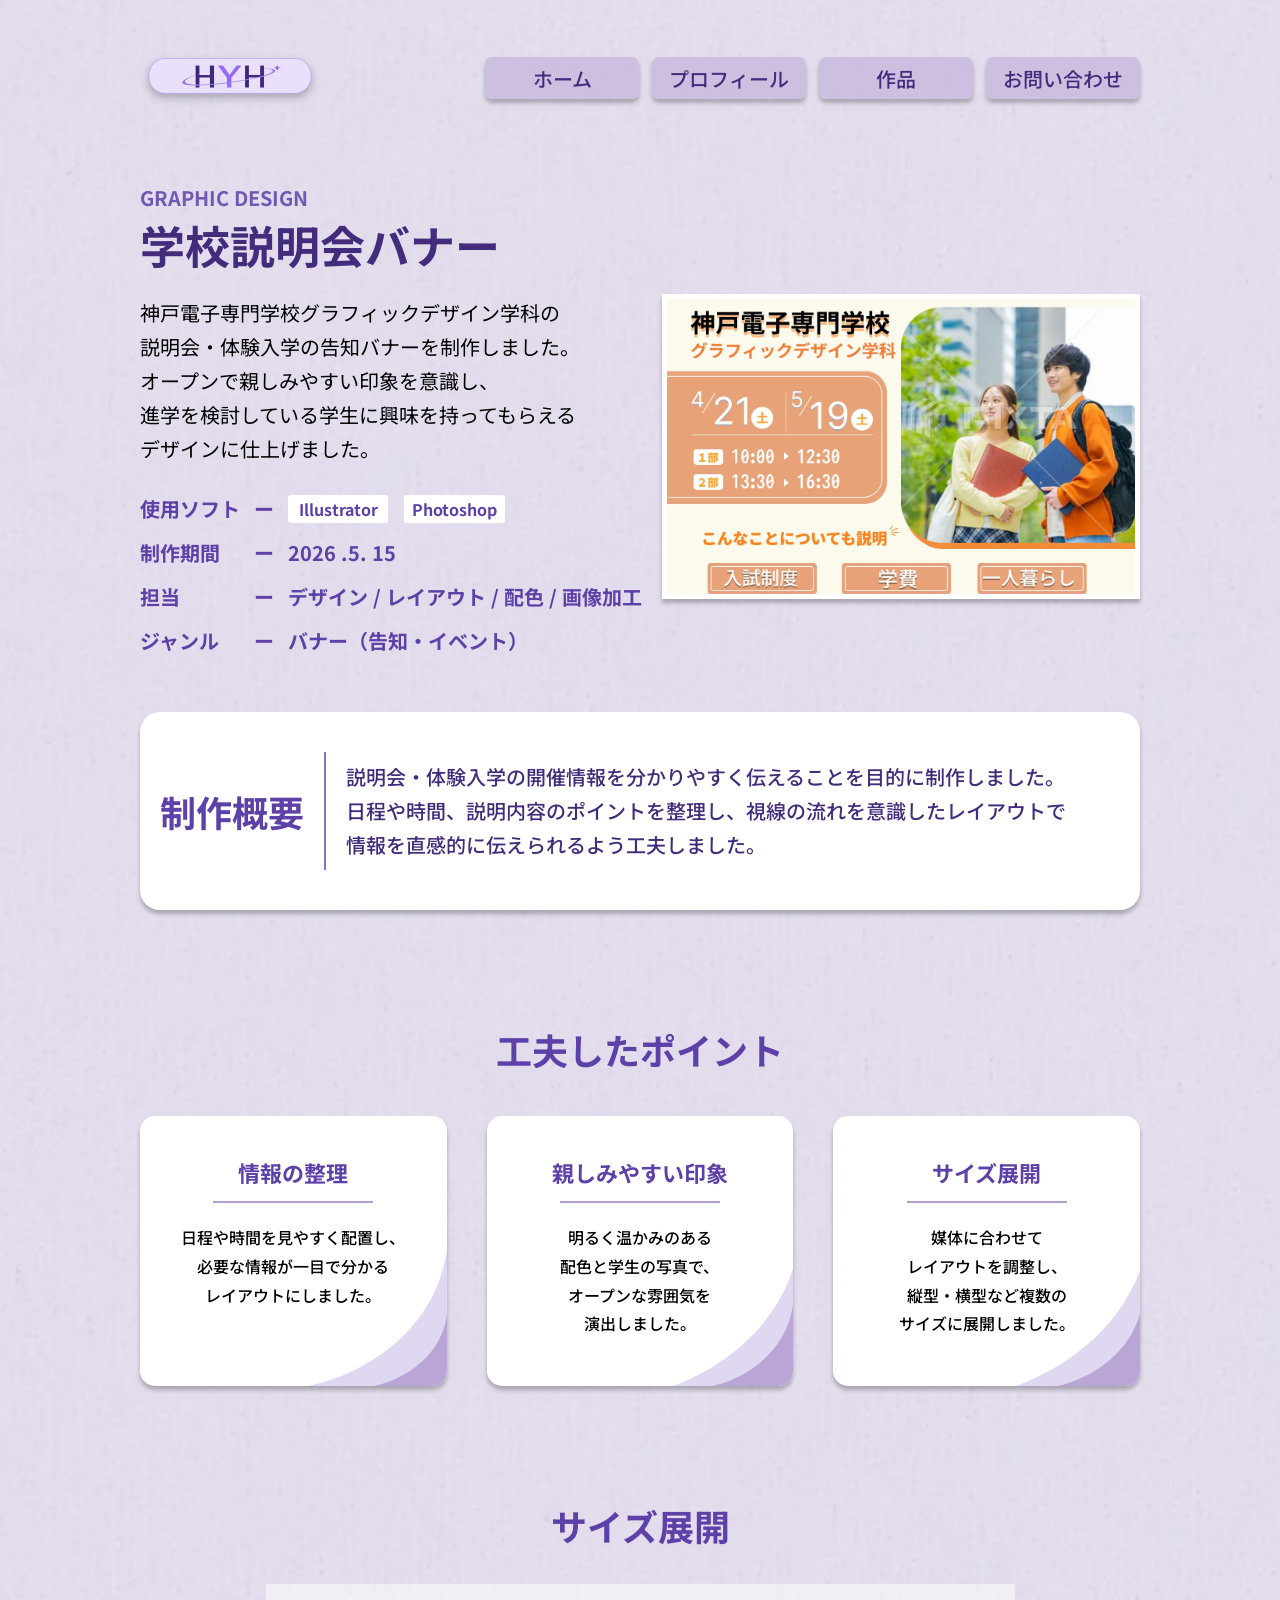
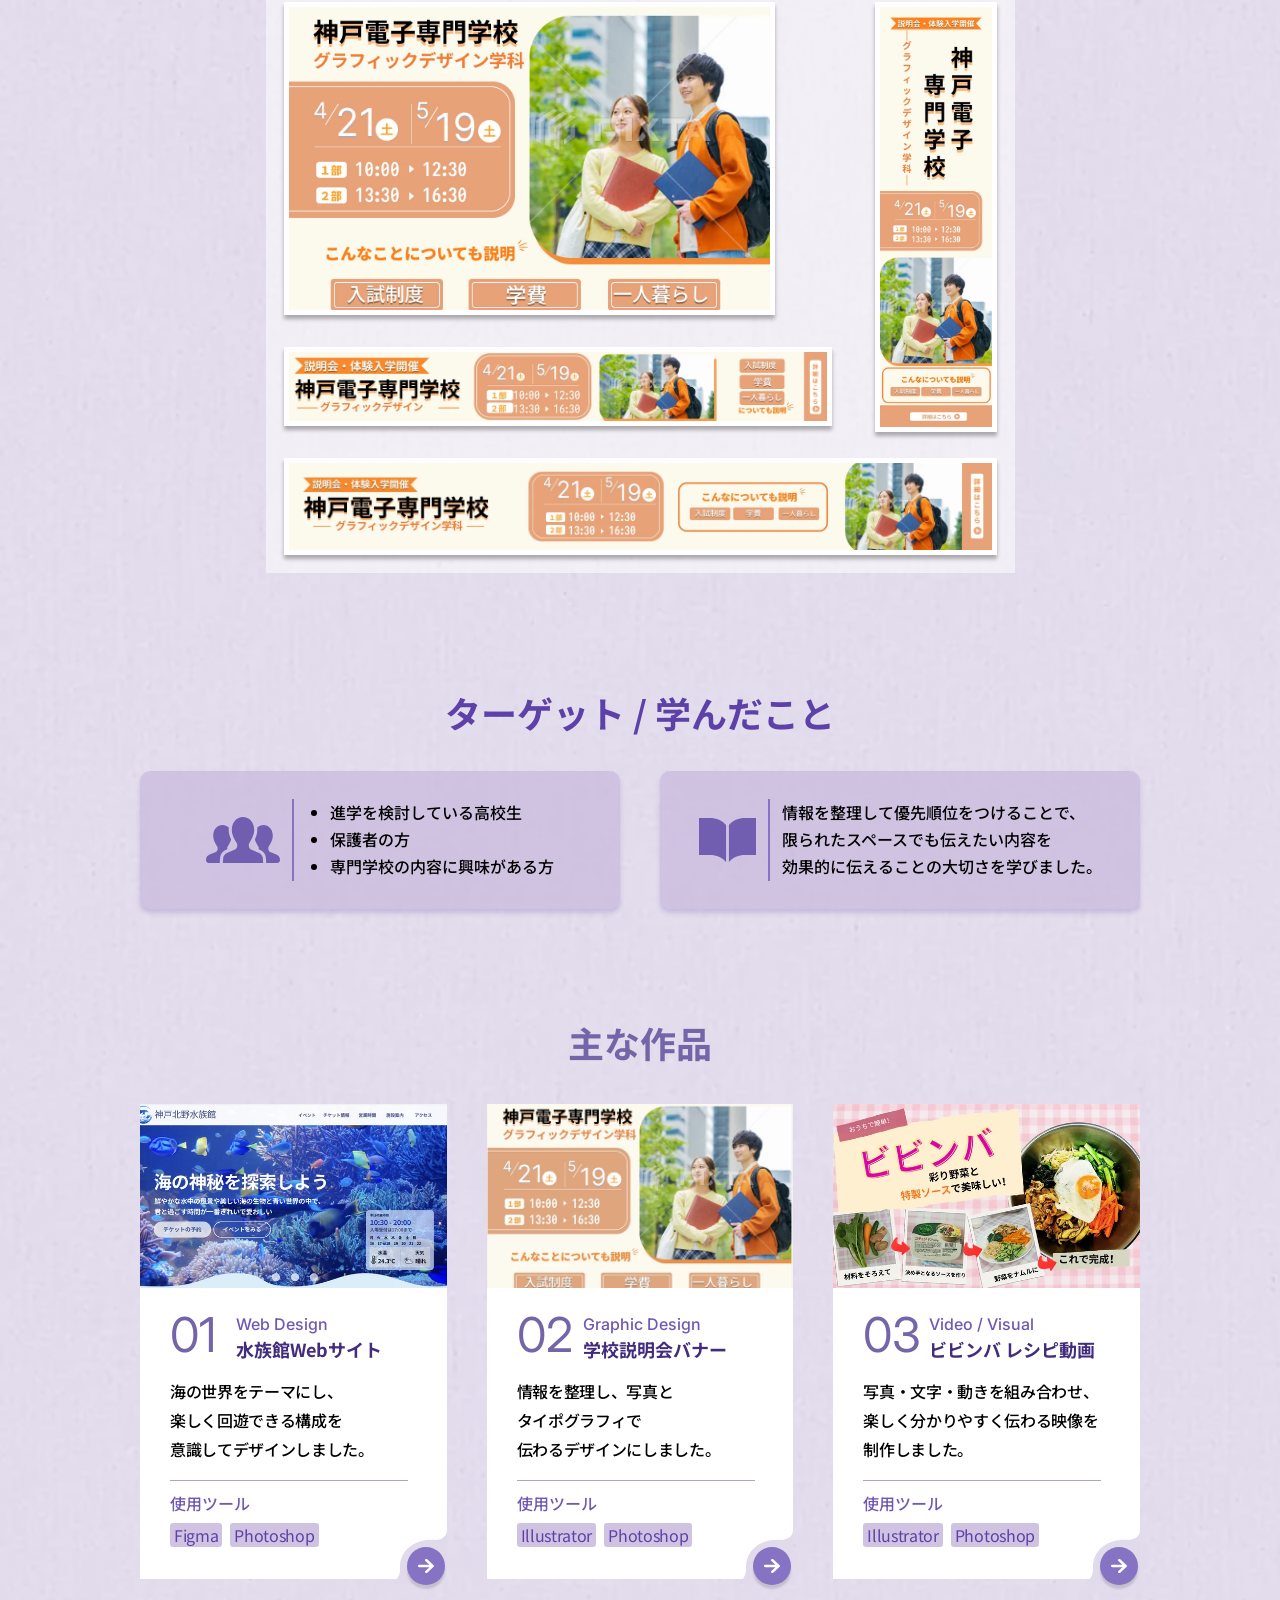
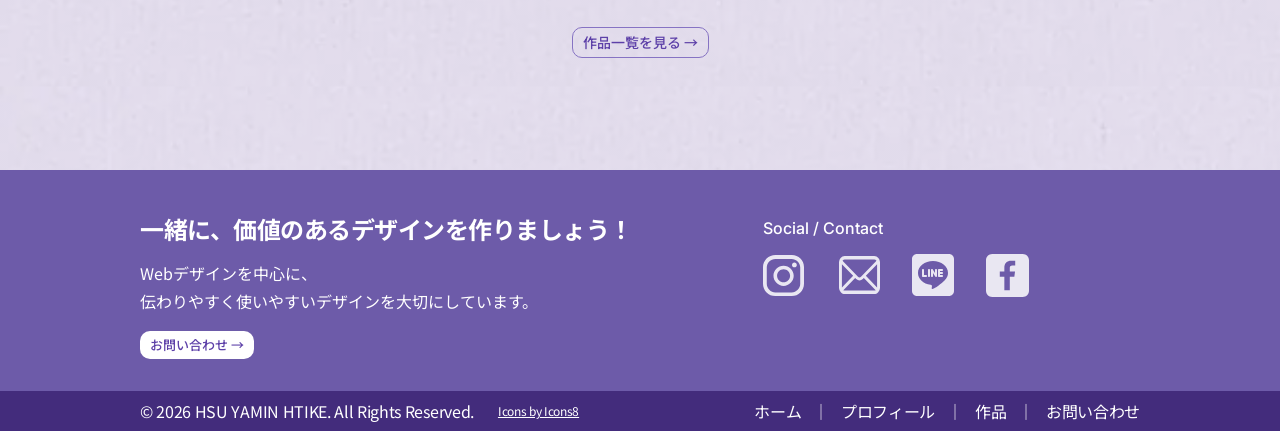
<file: work-school-banner.html>
<!DOCTYPE html>
<html lang="ja">
<head>
  <meta charset="UTF-8">
  <meta name="viewport" content="width=device-width, initial-scale=1">
  <title>学校説明会バナー | HSU YAMIN HTIKE</title>
  <meta name="description" content="神戸電子専門学校グラフィックデザイン学科の説明会・体験入学の告知バナーを制作しました。">

  <link rel="icon" type="image/png" href="assets/images/favicon.png">
  <link rel="apple-touch-icon" href="assets/images/favicon.png">

  <link rel="preconnect" href="https://fonts.googleapis.com">
  <link rel="preconnect" href="https://fonts.gstatic.com" crossorigin>
  <link href="https://fonts.googleapis.com/css2?family=Inter:wght@400;500&family=Noto+Sans+JP:wght@300..700&display=swap" rel="stylesheet">

  <link rel="stylesheet" href="css/style.css">
</head>
<body>

  <!-- ===== Header: the same block as on the Home page ===== -->
  <header class="site-header container">
    <a class="site-logo" href="index.html">
      <img src="assets/images/logo.webp" alt="HYH" width="180" height="66">
    </a>
    <nav class="site-nav" aria-label="メインメニュー">
      <a href="index.html">ホーム</a>
      <a href="profile.html">プロフィール</a>
      <a href="works.html">作品</a>
      <a href="contact.html">お問い合わせ</a>
    </nav>
  </header>

  <main>

    <section class="work-hero work-hero--banner container">
      <div class="work-hero__text">
        <p class="work-eyebrow">GRAPHIC DESIGN</p>
        <h1 class="work-title">学校説明会バナー</h1>
        <p class="work-lead">神戸電子専門学校グラフィックデザイン学科の<br>説明会・体験入学の告知バナーを制作しました。<br>オープンで親しみやすい印象を意識し、<br>進学を検討している学生に興味を持ってもらえる<br>デザインに仕上げました。</p>
        <dl class="work-meta">
          <div class="work-meta__row">
            <dt>使用ソフト</dt>
            <dd><ul class="work-meta__chips"><li>Illustrator</li><li>Photoshop</li></ul></dd>
          </div>
          <div class="work-meta__row">
            <dt>制作期間</dt>
            <dd>2026 .5. 15</dd>
          </div>
          <div class="work-meta__row">
            <dt>担当</dt>
            <dd>デザイン / レイアウト / 配色 / 画像加工</dd>
          </div>
          <div class="work-meta__row">
            <dt>ジャンル</dt>
            <dd>バナー（告知・イベント）</dd>
          </div>
        </dl>
      </div>
      <button class="zoom work-hero__media" type="button" popovertarget="view-main">
        <img class="banner-frame" src="assets/images/banner-main.webp" alt="学校説明会バナー" width="1200" height="1000">
      </button>
    </section>

    <section class="work-overview work-overview--line container">
      <h2 class="work-overview__title">制作概要</h2>
      <p class="work-overview__text">説明会・体験入学の開催情報を分かりやすく伝えることを目的に制作しました。<br>日程や時間、説明内容のポイントを整理し、視線の流れを意識したレイアウトで<br>情報を直感的に伝えられるよう工夫しました。</p>
    </section>

    <section class="work-points container">
      <h2 class="section-title section-title--primary">工夫したポイント</h2>
      <div class="thinking__grid">
        <article class="thinking-card rise">
          <h3>情報の整理</h3>
          <p>日程や時間を見やすく配置し、<br>必要な情報が一目で分かる<br>レイアウトにしました。</p>
          <img class="thinking-card__corner" src="assets/icons/think-corner1.svg" alt="" width="139" height="136" loading="lazy">
        </article>
        <article class="thinking-card rise">
          <h3>親しみやすい印象</h3>
          <p>明るく温かみのある<br>配色と学生の写真で、<br>オープンな雰囲気を<br>演出しました。</p>
          <img class="thinking-card__corner thinking-card__corner--b" src="assets/icons/think-corner2.svg" alt="" width="159" height="156" loading="lazy">
        </article>
        <article class="thinking-card rise">
          <h3>サイズ展開</h3>
          <p>媒体に合わせて<br>レイアウトを調整し、<br>縦型・横型など複数の<br>サイズに展開しました。</p>
          <img class="thinking-card__corner thinking-card__corner--c" src="assets/icons/think-corner3.svg" alt="" width="166" height="163" loading="lazy">
        </article>
      </div>
    </section>

    <!-- ===== サイズ展開: click any banner to see the whole design ===== -->
    <section class="banner-sizes container">
      <h2 class="section-title section-title--primary">サイズ展開</h2>
      <div class="size-board zoom-group">
        <button class="zoom size-board__main" type="button" popovertarget="view-main">
          <img class="banner-frame" src="assets/images/banner-main.webp" alt="学校説明会バナー 正方形に近いサイズ" width="1200" height="1000" loading="lazy">
        </button>
        <button class="zoom size-board__tall" type="button" popovertarget="view-tall">
          <img class="banner-frame" src="assets/images/banner-tall.webp" alt="学校説明会バナー 縦型" width="320" height="1200" loading="lazy">
        </button>
        <button class="zoom size-board__narrow" type="button" popovertarget="view-narrow">
          <img class="banner-frame" src="assets/images/banner-narrow.webp" alt="学校説明会バナー 横型（小）" width="1132" height="145" loading="lazy">
        </button>
        <button class="zoom size-board__wide" type="button" popovertarget="view-wide">
          <img class="banner-frame" src="assets/images/banner-wide.webp" alt="学校説明会バナー 横型（大）" width="1456" height="180" loading="lazy">
        </button>
      </div>
    </section>

    <section class="work-notes work-notes--even container">
      <h2 class="section-title section-title--primary">ターゲット / 学んだこと</h2>
      <div class="work-notes__grid">
        <div class="work-note rise">
          <img src="assets/icons/work-people.svg" alt="" width="74" height="46" loading="lazy">
          <ul class="work-note__list"><li>進学を検討している高校生</li><li>保護者の方</li><li>専門学校の内容に興味がある方</li></ul>
        </div>
        <div class="work-note rise">
          <img src="assets/icons/work-note.svg" alt="" width="57" height="44" loading="lazy">
          <p>情報を整理して優先順位をつけることで、<br>限られたスペースでも伝えたい内容を<br>効果的に伝えることの大切さを学びました。</p>
        </div>
      </div>
    </section>


    <!-- ===== 主な作品: the same block as on the Home page ===== -->
    <section class="works container">
      <h2 class="section-title section-title--sub">主な作品</h2>
      <div class="works__grid">
        <a class="work-card" href="work-aquarium.html">
          <img class="work-card__image" src="assets/images/work-card-aquarium.webp" alt="水族館Webサイト" width="640" height="351" loading="lazy">
          <div class="work-card__body">
            <div class="work-card__head">
              <span class="work-card__number">01</span>
              <div>
                <p class="work-card__label">Web Design</p>
                <h3 class="work-card__title">水族館Webサイト</h3>
              </div>
            </div>
            <p class="work-card__text">海の世界をテーマにし、<br>楽しく回遊できる構成を<br>意識してデザインしました。</p>
            <p class="work-card__tools-title">使用ツール</p>
            <ul class="work-card__tools"><li>Figma</li><li>Photoshop</li></ul>
          </div>
          <img class="work-card__corner" src="assets/icons/card-corner.svg" alt="" width="66" height="56" loading="lazy">
          <span class="work-card__arrow"><img src="assets/icons/card-arrow.svg" alt="" width="16" height="14" loading="lazy"></span>
        </a>

        <a class="work-card" href="work-school-banner.html">
          <img class="work-card__image" src="assets/images/work-card-banner.webp" alt="学校説明会バナー" width="640" height="535" loading="lazy">
          <div class="work-card__body">
            <div class="work-card__head">
              <span class="work-card__number">02</span>
              <div>
                <p class="work-card__label">Graphic Design</p>
                <h3 class="work-card__title">学校説明会バナー</h3>
              </div>
            </div>
            <p class="work-card__text">情報を整理し、写真と<br>タイポグラフィで<br>伝わるデザインにしました。</p>
            <p class="work-card__tools-title">使用ツール</p>
            <ul class="work-card__tools"><li>Illustrator</li><li>Photoshop</li></ul>
          </div>
          <img class="work-card__corner" src="assets/icons/card-corner.svg" alt="" width="66" height="56" loading="lazy">
          <span class="work-card__arrow"><img src="assets/icons/card-arrow.svg" alt="" width="16" height="14" loading="lazy"></span>
        </a>

        <a class="work-card" href="work-bibimbap.html">
          <img class="work-card__image" src="assets/images/work-card-bibimbap.webp" alt="ビビンバ レシピ動画" width="640" height="360" loading="lazy">
          <div class="work-card__body">
            <div class="work-card__head">
              <span class="work-card__number">03</span>
              <div>
                <p class="work-card__label">Video / Visual</p>
                <h3 class="work-card__title">ビビンバ レシピ動画</h3>
              </div>
            </div>
            <p class="work-card__text">写真・文字・動きを組み合わせ、<br>楽しく分かりやすく伝わる映像を<br>制作しました。</p>
            <p class="work-card__tools-title">使用ツール</p>
            <ul class="work-card__tools"><li>Illustrator</li><li>Photoshop</li></ul>
          </div>
          <img class="work-card__corner" src="assets/icons/card-corner.svg" alt="" width="66" height="56" loading="lazy">
          <span class="work-card__arrow"><img src="assets/icons/card-arrow.svg" alt="" width="16" height="14" loading="lazy"></span>
        </a>
      </div>
      <a class="button button--line" href="works.html">作品一覧を見る →</a>
    </section>

  </main>

  <!-- Enlarged images. popover keeps them hidden until a button opens them;
       Esc or a click outside closes them, with no JavaScript. -->
  <div class="zoom-view" id="view-main" popover>
    <img src="assets/images/banner-main.webp" alt="学校説明会バナー" width="1200" height="1000" loading="lazy">
    <button class="zoom-view__close" type="button" popovertarget="view-main" popovertargetaction="hide" aria-label="閉じる">×</button>
  </div>
  <div class="zoom-view" id="view-tall" popover>
    <img src="assets/images/banner-tall.webp" alt="学校説明会バナー 縦型" width="320" height="1200" loading="lazy">
    <button class="zoom-view__close" type="button" popovertarget="view-tall" popovertargetaction="hide" aria-label="閉じる">×</button>
  </div>
  <div class="zoom-view" id="view-narrow" popover>
    <img src="assets/images/banner-narrow.webp" alt="学校説明会バナー 横型（小）" width="1132" height="145" loading="lazy">
    <button class="zoom-view__close" type="button" popovertarget="view-narrow" popovertargetaction="hide" aria-label="閉じる">×</button>
  </div>
  <div class="zoom-view" id="view-wide" popover>
    <img src="assets/images/banner-wide.webp" alt="学校説明会バナー 横型（大）" width="1456" height="180" loading="lazy">
    <button class="zoom-view__close" type="button" popovertarget="view-wide" popovertargetaction="hide" aria-label="閉じる">×</button>
  </div>


  <!-- ===== Footer: the same block as on the Home page ===== -->
  <footer class="site-footer">
    <div class="site-footer__top container">
      <div class="site-footer__message">
        <p class="site-footer__title">一緒に、価値のあるデザインを作りましょう！</p>
        <p>Webデザインを中心に、<br>伝わりやすく使いやすいデザインを大切にしています。</p>
        <a class="button button--white" href="contact.html">お問い合わせ →</a>
      </div>
      <div class="site-footer__social">
        <p>Social / Contact</p>
        <ul class="social-icons social-icons--footer">
          <li><img src="assets/icons/footer-instagram.svg" alt="Instagram" width="41" height="41"></li>
          <li><img src="assets/icons/footer-mail.svg" alt="メール" width="41" height="38"></li>
          <li><img src="assets/icons/footer-line.svg" alt="LINE" width="50" height="50"></li>
          <li><img src="assets/icons/footer-facebook.svg" alt="Facebook" width="43" height="43"></li>
        </ul>
      </div>
    </div>
    <div class="site-footer__bar">
      <div class="site-footer__bar-inner container">
        <p>© 2026 HSU YAMIN HTIKE. All Rights Reserved.</p>
        <a class="site-footer__credit" href="https://icons8.com" target="_blank" rel="noopener">Icons by Icons8</a>
        <nav class="site-footer__nav" aria-label="フッターメニュー">
          <a href="index.html">ホーム</a>
          <span aria-hidden="true">｜</span>
          <a href="profile.html">プロフィール</a>
          <span aria-hidden="true">｜</span>
          <a href="works.html">作品</a>
          <span aria-hidden="true">｜</span>
          <a href="contact.html">お問い合わせ</a>
        </nav>
      </div>
    </div>
  </footer>

</body>
</html>
</file>
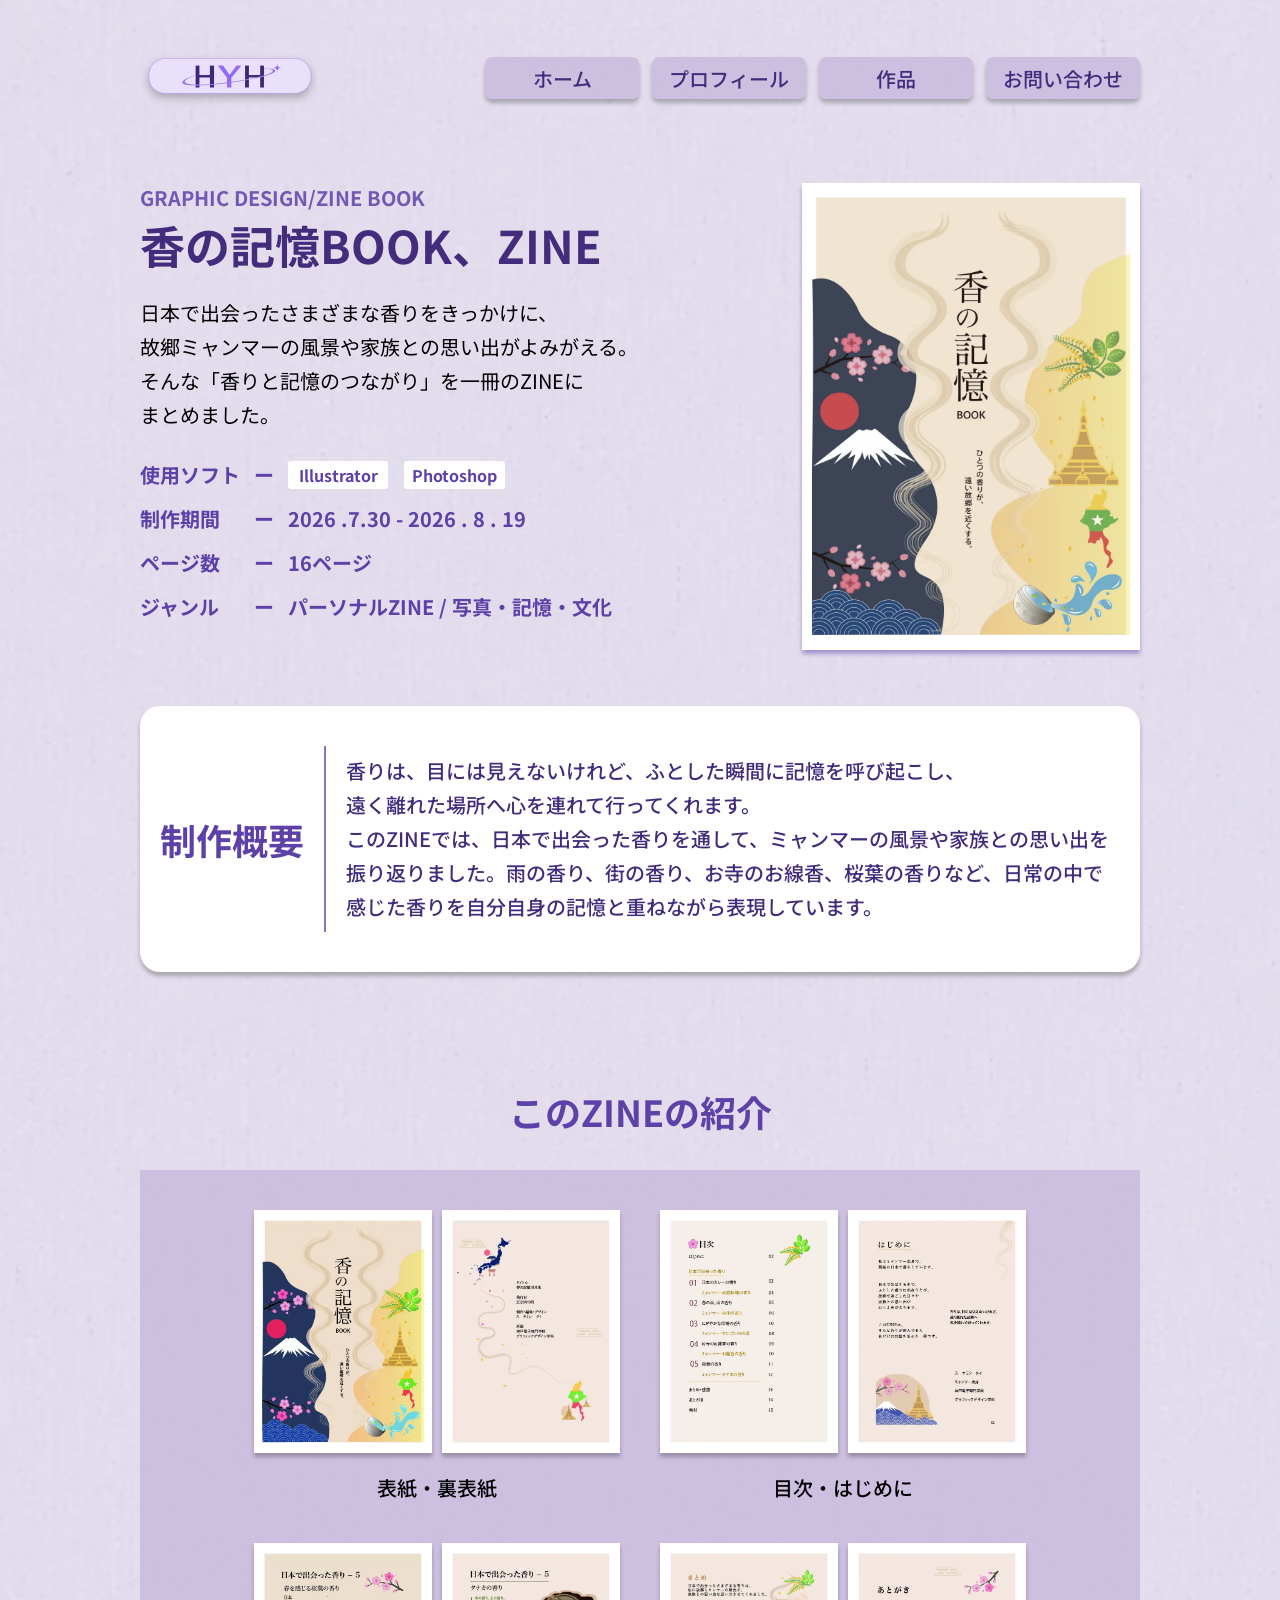
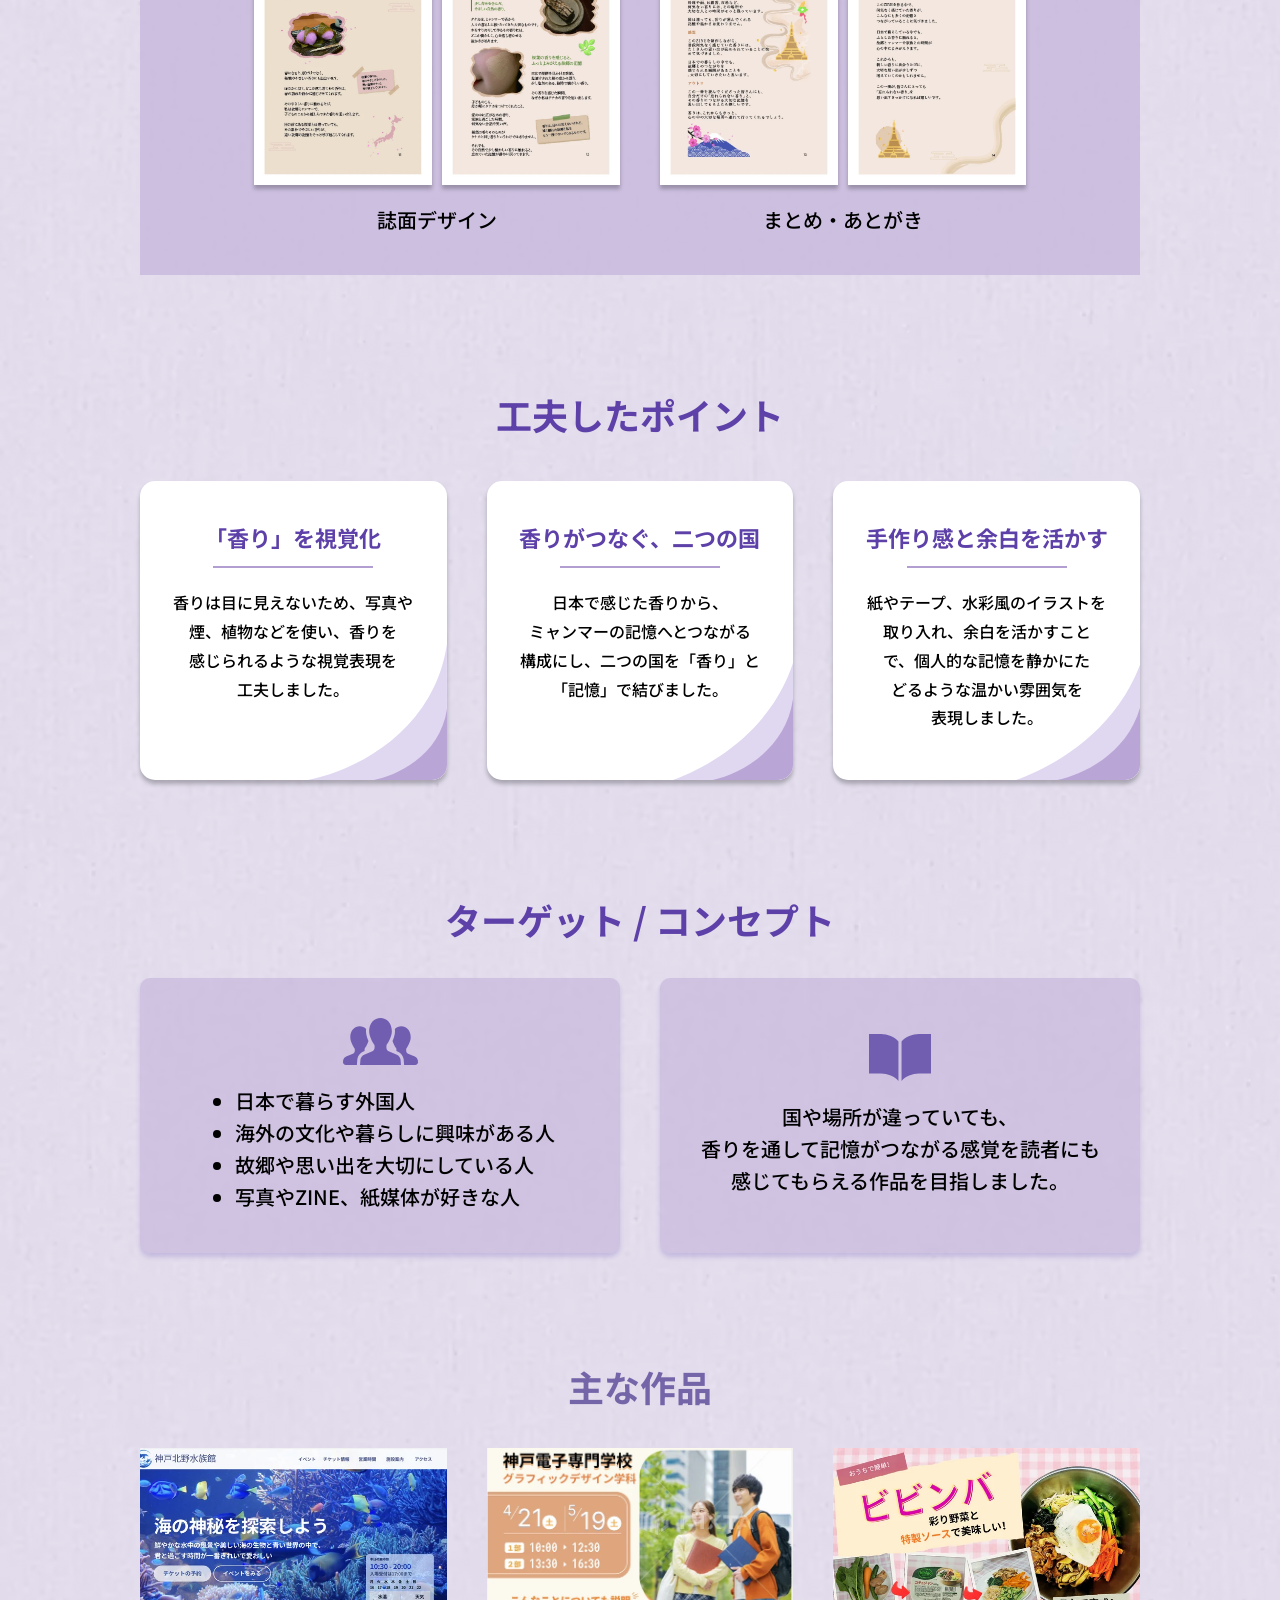
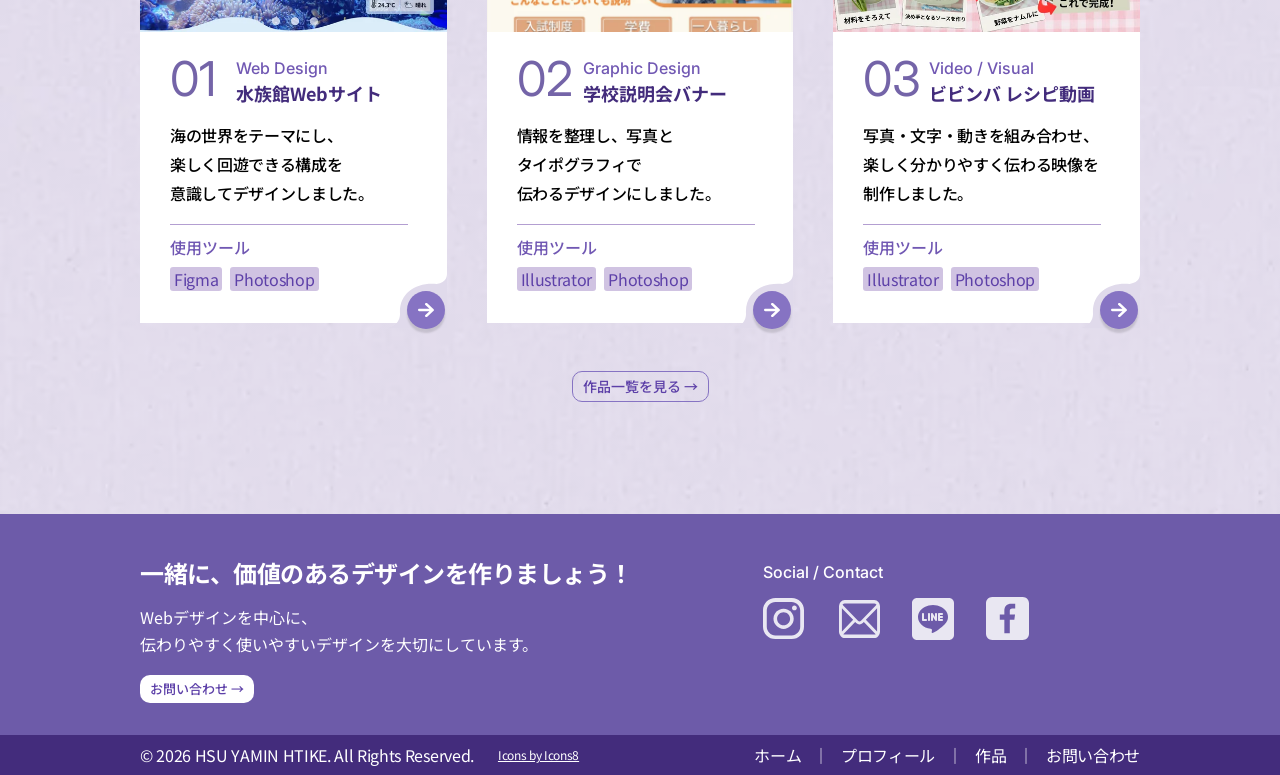
<file: work-zine.html>
<!DOCTYPE html>
<html lang="ja">
<head>
  <meta charset="UTF-8">
  <meta name="viewport" content="width=device-width, initial-scale=1">
  <title>香の記憶BOOK、ZINE | HSU YAMIN HTIKE</title>
  <meta name="description" content="日本で出会った香りをきっかけに、故郷ミャンマーの風景や家族との思い出がよみがえる。香りと記憶のつながりを一冊にまとめたZINEです。">

  <link rel="icon" type="image/png" href="assets/images/favicon.png">
  <link rel="apple-touch-icon" href="assets/images/favicon.png">

  <link rel="preconnect" href="https://fonts.googleapis.com">
  <link rel="preconnect" href="https://fonts.gstatic.com" crossorigin>
  <link href="https://fonts.googleapis.com/css2?family=Inter:wght@400;500&family=Noto+Sans+JP:wght@300..700&display=swap" rel="stylesheet">

  <link rel="stylesheet" href="css/style.css">
</head>
<body>

  <!-- ===== Header: the same block as on the Home page ===== -->
  <header class="site-header container">
    <a class="site-logo" href="index.html">
      <img src="assets/images/logo.webp" alt="HYH" width="180" height="66">
    </a>
    <nav class="site-nav" aria-label="メインメニュー">
      <a href="index.html">ホーム</a>
      <a href="profile.html">プロフィール</a>
      <a href="works.html">作品</a>
      <a href="contact.html">お問い合わせ</a>
    </nav>
  </header>

  <main>

    <section class="work-hero work-hero--poster container">
      <div class="work-hero__text">
        <p class="work-eyebrow">GRAPHIC DESIGN/ZINE BOOK</p>
        <h1 class="work-title">香の記憶BOOK、ZINE</h1>
        <p class="work-lead">日本で出会ったさまざまな香りをきっかけに、<br>故郷ミャンマーの風景や家族との思い出がよみがえる。<br>そんな「香りと記憶のつながり」を一冊のZINEに<br>まとめました。</p>
        <dl class="work-meta">
          <div class="work-meta__row">
            <dt>使用ソフト</dt>
            <dd><ul class="work-meta__chips"><li>Illustrator</li><li>Photoshop</li></ul></dd>
          </div>
          <div class="work-meta__row">
            <dt>制作期間</dt>
            <dd>2026 .7.30 - 2026 . 8 . 19</dd>
          </div>
          <div class="work-meta__row">
            <dt>ページ数</dt>
            <dd>16ページ</dd>
          </div>
          <div class="work-meta__row">
            <dt>ジャンル</dt>
            <dd>パーソナルZINE / 写真・記憶・文化</dd>
          </div>
        </dl>
      </div>
      <button class="zoom zoom--tilt work-hero__media work-poster" type="button" popovertarget="view-hero">
        <img src="assets/images/zine-hero.webp" alt="香の記憶BOOK、ZINEの表紙" width="892" height="1254">
      </button>
    </section>

    <section class="work-overview work-overview--line container">
      <h2 class="work-overview__title">制作概要</h2>
      <p class="work-overview__text">香りは、目には見えないけれど、ふとした瞬間に記憶を呼び起こし、<br>遠く離れた場所へ心を連れて行ってくれます。<br>このZINEでは、日本で出会った香りを通して、ミャンマーの風景や家族との思い出を<br>振り返りました。雨の香り、街の香り、お寺のお線香、桜葉の香りなど、日常の中で<br>感じた香りを自分自身の記憶と重ねながら表現しています。</p>
    </section>

    <!-- ===== このZINEの紹介: hover opens each spread like a book, click enlarges it ===== -->
    <section class="zine-intro container">
      <h2 class="section-title section-title--primary">このZINEの紹介</h2>
      <div class="zine-board zoom-group">
        <figure class="zine-spread">
          <button class="zoom" type="button" popovertarget="view-1" aria-label="表紙・裏表紙">
            <span class="zine-spread__pages">
              <img src="assets/images/zine-page-1.webp" alt="" width="534" height="747" loading="lazy">
              <img src="assets/images/zine-page-2.webp" alt="" width="534" height="747" loading="lazy">
            </span>
          </button>
          <figcaption>表紙・裏表紙</figcaption>
        </figure>
        <figure class="zine-spread">
          <button class="zoom" type="button" popovertarget="view-2" aria-label="目次・はじめに">
            <span class="zine-spread__pages">
              <img src="assets/images/zine-page-3.webp" alt="" width="534" height="747" loading="lazy">
              <img src="assets/images/zine-page-4.webp" alt="" width="534" height="747" loading="lazy">
            </span>
          </button>
          <figcaption>目次・はじめに</figcaption>
        </figure>
        <figure class="zine-spread">
          <button class="zoom" type="button" popovertarget="view-3" aria-label="誌面デザイン">
            <span class="zine-spread__pages">
              <img src="assets/images/zine-page-5.webp" alt="" width="534" height="747" loading="lazy">
              <img src="assets/images/zine-page-6.webp" alt="" width="534" height="747" loading="lazy">
            </span>
          </button>
          <figcaption>誌面デザイン</figcaption>
        </figure>
        <figure class="zine-spread">
          <button class="zoom" type="button" popovertarget="view-4" aria-label="まとめ・あとがき">
            <span class="zine-spread__pages">
              <img src="assets/images/zine-page-7.webp" alt="" width="534" height="747" loading="lazy">
              <img src="assets/images/zine-page-8.webp" alt="" width="534" height="747" loading="lazy">
            </span>
          </button>
          <figcaption>まとめ・あとがき</figcaption>
        </figure>
      </div>
    </section>

    <section class="work-points container">
      <h2 class="section-title section-title--primary">工夫したポイント</h2>
      <div class="thinking__grid">
        <article class="thinking-card rise">
          <h3>「香り」を視覚化</h3>
          <p>香りは目に見えないため、写真や<br>煙、植物などを使い、香りを<br>感じられるような視覚表現を<br>工夫しました。</p>
          <img class="thinking-card__corner" src="assets/icons/think-corner1.svg" alt="" width="139" height="136" loading="lazy">
        </article>
        <article class="thinking-card rise">
          <h3>香りがつなぐ、二つの国</h3>
          <p>日本で感じた香りから、<br>ミャンマーの記憶へとつながる<br>構成にし、二つの国を「香り」と<br>「記憶」で結びました。</p>
          <img class="thinking-card__corner thinking-card__corner--b" src="assets/icons/think-corner2.svg" alt="" width="159" height="156" loading="lazy">
        </article>
        <article class="thinking-card rise">
          <h3>手作り感と余白を活かす</h3>
          <p>紙やテープ、水彩風のイラストを<br>取り入れ、余白を活かすこと<br>で、個人的な記憶を静かにた<br>どるような温かい雰囲気を<br>表現しました。</p>
          <img class="thinking-card__corner thinking-card__corner--c" src="assets/icons/think-corner3.svg" alt="" width="166" height="163" loading="lazy">
        </article>
      </div>
    </section>

    <section class="work-notes work-notes--even container">
      <h2 class="section-title section-title--primary">ターゲット / コンセプト</h2>
      <div class="work-notes__grid">
        <div class="work-note work-note--stack rise">
          <img src="assets/icons/work-people.svg" alt="" width="75" height="46" loading="lazy">
          <ul class="work-note__list"><li>日本で暮らす外国人</li><li>海外の文化や暮らしに興味がある人</li><li>故郷や思い出を大切にしている人</li><li>写真やZINE、紙媒体が好きな人</li></ul>
        </div>
        <div class="work-note work-note--stack rise">
          <img src="assets/icons/work-note.svg" alt="" width="62" height="48" loading="lazy">
          <p>国や場所が違っていても、<br>香りを通して記憶がつながる感覚を読者にも感じてもらえる作品を目指しました。</p>
        </div>
      </div>
    </section>


    <!-- ===== 主な作品: the same block as on the Home page ===== -->
    <section class="works container">
      <h2 class="section-title section-title--sub">主な作品</h2>
      <div class="works__grid">
        <a class="work-card" href="work-aquarium.html">
          <img class="work-card__image" src="assets/images/work-card-aquarium.webp" alt="水族館Webサイト" width="640" height="351" loading="lazy">
          <div class="work-card__body">
            <div class="work-card__head">
              <span class="work-card__number">01</span>
              <div>
                <p class="work-card__label">Web Design</p>
                <h3 class="work-card__title">水族館Webサイト</h3>
              </div>
            </div>
            <p class="work-card__text">海の世界をテーマにし、<br>楽しく回遊できる構成を<br>意識してデザインしました。</p>
            <p class="work-card__tools-title">使用ツール</p>
            <ul class="work-card__tools"><li>Figma</li><li>Photoshop</li></ul>
          </div>
          <img class="work-card__corner" src="assets/icons/card-corner.svg" alt="" width="66" height="56" loading="lazy">
          <span class="work-card__arrow"><img src="assets/icons/card-arrow.svg" alt="" width="16" height="14" loading="lazy"></span>
        </a>

        <a class="work-card" href="work-school-banner.html">
          <img class="work-card__image" src="assets/images/work-card-banner.webp" alt="学校説明会バナー" width="640" height="535" loading="lazy">
          <div class="work-card__body">
            <div class="work-card__head">
              <span class="work-card__number">02</span>
              <div>
                <p class="work-card__label">Graphic Design</p>
                <h3 class="work-card__title">学校説明会バナー</h3>
              </div>
            </div>
            <p class="work-card__text">情報を整理し、写真と<br>タイポグラフィで<br>伝わるデザインにしました。</p>
            <p class="work-card__tools-title">使用ツール</p>
            <ul class="work-card__tools"><li>Illustrator</li><li>Photoshop</li></ul>
          </div>
          <img class="work-card__corner" src="assets/icons/card-corner.svg" alt="" width="66" height="56" loading="lazy">
          <span class="work-card__arrow"><img src="assets/icons/card-arrow.svg" alt="" width="16" height="14" loading="lazy"></span>
        </a>

        <a class="work-card" href="work-bibimbap.html">
          <img class="work-card__image" src="assets/images/work-card-bibimbap.webp" alt="ビビンバ レシピ動画" width="640" height="360" loading="lazy">
          <div class="work-card__body">
            <div class="work-card__head">
              <span class="work-card__number">03</span>
              <div>
                <p class="work-card__label">Video / Visual</p>
                <h3 class="work-card__title">ビビンバ レシピ動画</h3>
              </div>
            </div>
            <p class="work-card__text">写真・文字・動きを組み合わせ、<br>楽しく分かりやすく伝わる映像を<br>制作しました。</p>
            <p class="work-card__tools-title">使用ツール</p>
            <ul class="work-card__tools"><li>Illustrator</li><li>Photoshop</li></ul>
          </div>
          <img class="work-card__corner" src="assets/icons/card-corner.svg" alt="" width="66" height="56" loading="lazy">
          <span class="work-card__arrow"><img src="assets/icons/card-arrow.svg" alt="" width="16" height="14" loading="lazy"></span>
        </a>
      </div>
      <a class="button button--line" href="works.html">作品一覧を見る →</a>
    </section>

  </main>

  <!-- Enlarged images. popover keeps them hidden until a button opens them;
       Esc or a click outside closes them, with no JavaScript. -->
  <div class="zoom-view" id="view-hero" popover>
    <img src="assets/images/zine-hero.webp" alt="香の記憶BOOK、ZINEの表紙" width="892" height="1254" loading="lazy">
    <button class="zoom-view__close" type="button" popovertarget="view-hero" popovertargetaction="hide" aria-label="閉じる">×</button>
  </div>
  <div class="zoom-view" id="view-1" popover>
    <div class="zoom-view__spread">
    <img src="assets/images/zine-page-1.webp" alt="表紙・裏表紙 左ページ" width="534" height="747" loading="lazy">
    <img src="assets/images/zine-page-2.webp" alt="表紙・裏表紙 右ページ" width="534" height="747" loading="lazy">
    </div>
    <button class="zoom-view__close" type="button" popovertarget="view-1" popovertargetaction="hide" aria-label="閉じる">×</button>
  </div>
  <div class="zoom-view" id="view-2" popover>
    <div class="zoom-view__spread">
    <img src="assets/images/zine-page-3.webp" alt="目次・はじめに 左ページ" width="534" height="747" loading="lazy">
    <img src="assets/images/zine-page-4.webp" alt="目次・はじめに 右ページ" width="534" height="747" loading="lazy">
    </div>
    <button class="zoom-view__close" type="button" popovertarget="view-2" popovertargetaction="hide" aria-label="閉じる">×</button>
  </div>
  <div class="zoom-view" id="view-3" popover>
    <div class="zoom-view__spread">
    <img src="assets/images/zine-page-5.webp" alt="誌面デザイン 左ページ" width="534" height="747" loading="lazy">
    <img src="assets/images/zine-page-6.webp" alt="誌面デザイン 右ページ" width="534" height="747" loading="lazy">
    </div>
    <button class="zoom-view__close" type="button" popovertarget="view-3" popovertargetaction="hide" aria-label="閉じる">×</button>
  </div>
  <div class="zoom-view" id="view-4" popover>
    <div class="zoom-view__spread">
    <img src="assets/images/zine-page-7.webp" alt="まとめ・あとがき 左ページ" width="534" height="747" loading="lazy">
    <img src="assets/images/zine-page-8.webp" alt="まとめ・あとがき 右ページ" width="534" height="747" loading="lazy">
    </div>
    <button class="zoom-view__close" type="button" popovertarget="view-4" popovertargetaction="hide" aria-label="閉じる">×</button>
  </div>


  <!-- ===== Footer: the same block as on the Home page ===== -->
  <footer class="site-footer">
    <div class="site-footer__top container">
      <div class="site-footer__message">
        <p class="site-footer__title">一緒に、価値のあるデザインを作りましょう！</p>
        <p>Webデザインを中心に、<br>伝わりやすく使いやすいデザインを大切にしています。</p>
        <a class="button button--white" href="contact.html">お問い合わせ →</a>
      </div>
      <div class="site-footer__social">
        <p>Social / Contact</p>
        <ul class="social-icons social-icons--footer">
          <li><img src="assets/icons/footer-instagram.svg" alt="Instagram" width="41" height="41"></li>
          <li><img src="assets/icons/footer-mail.svg" alt="メール" width="41" height="38"></li>
          <li><img src="assets/icons/footer-line.svg" alt="LINE" width="50" height="50"></li>
          <li><img src="assets/icons/footer-facebook.svg" alt="Facebook" width="43" height="43"></li>
        </ul>
      </div>
    </div>
    <div class="site-footer__bar">
      <div class="site-footer__bar-inner container">
        <p>© 2026 HSU YAMIN HTIKE. All Rights Reserved.</p>
        <a class="site-footer__credit" href="https://icons8.com" target="_blank" rel="noopener">Icons by Icons8</a>
        <nav class="site-footer__nav" aria-label="フッターメニュー">
          <a href="index.html">ホーム</a>
          <span aria-hidden="true">｜</span>
          <a href="profile.html">プロフィール</a>
          <span aria-hidden="true">｜</span>
          <a href="works.html">作品</a>
          <span aria-hidden="true">｜</span>
          <a href="contact.html">お問い合わせ</a>
        </nav>
      </div>
    </div>
  </footer>

</body>
</html>
</file>
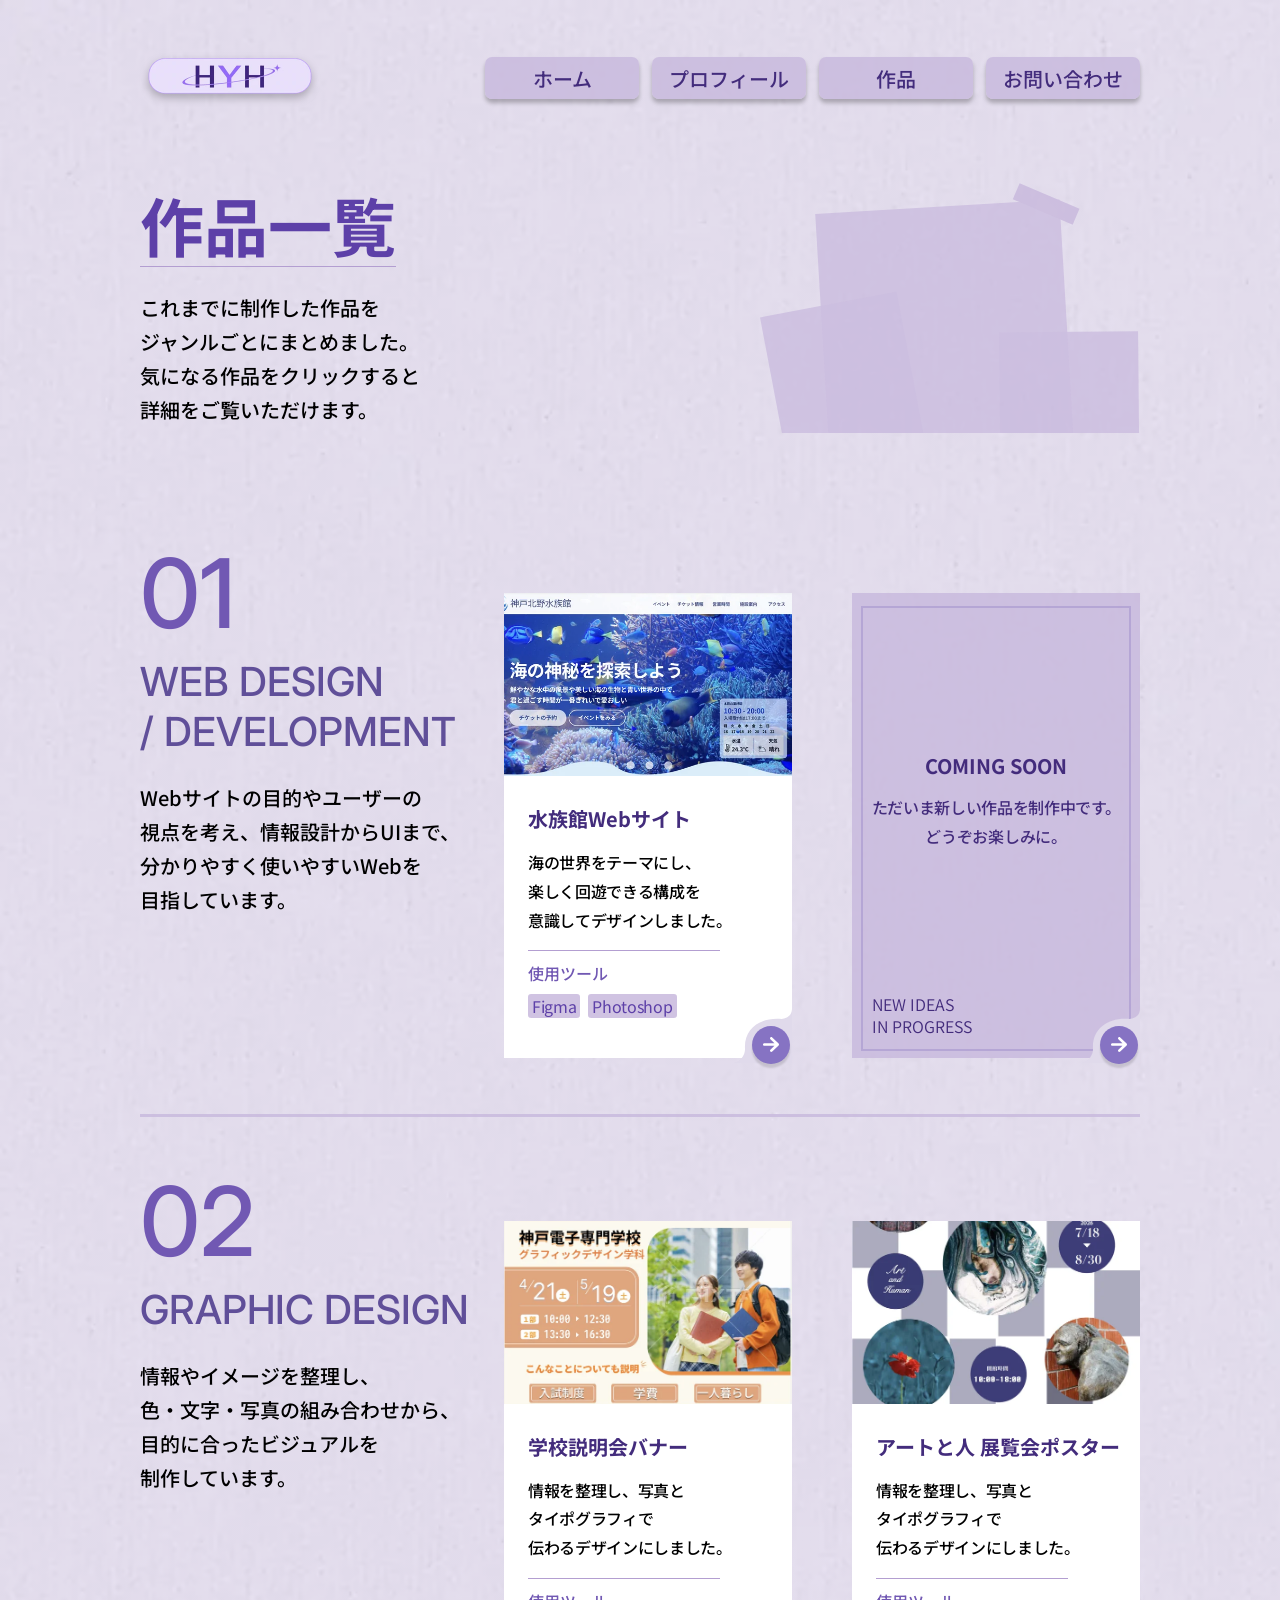
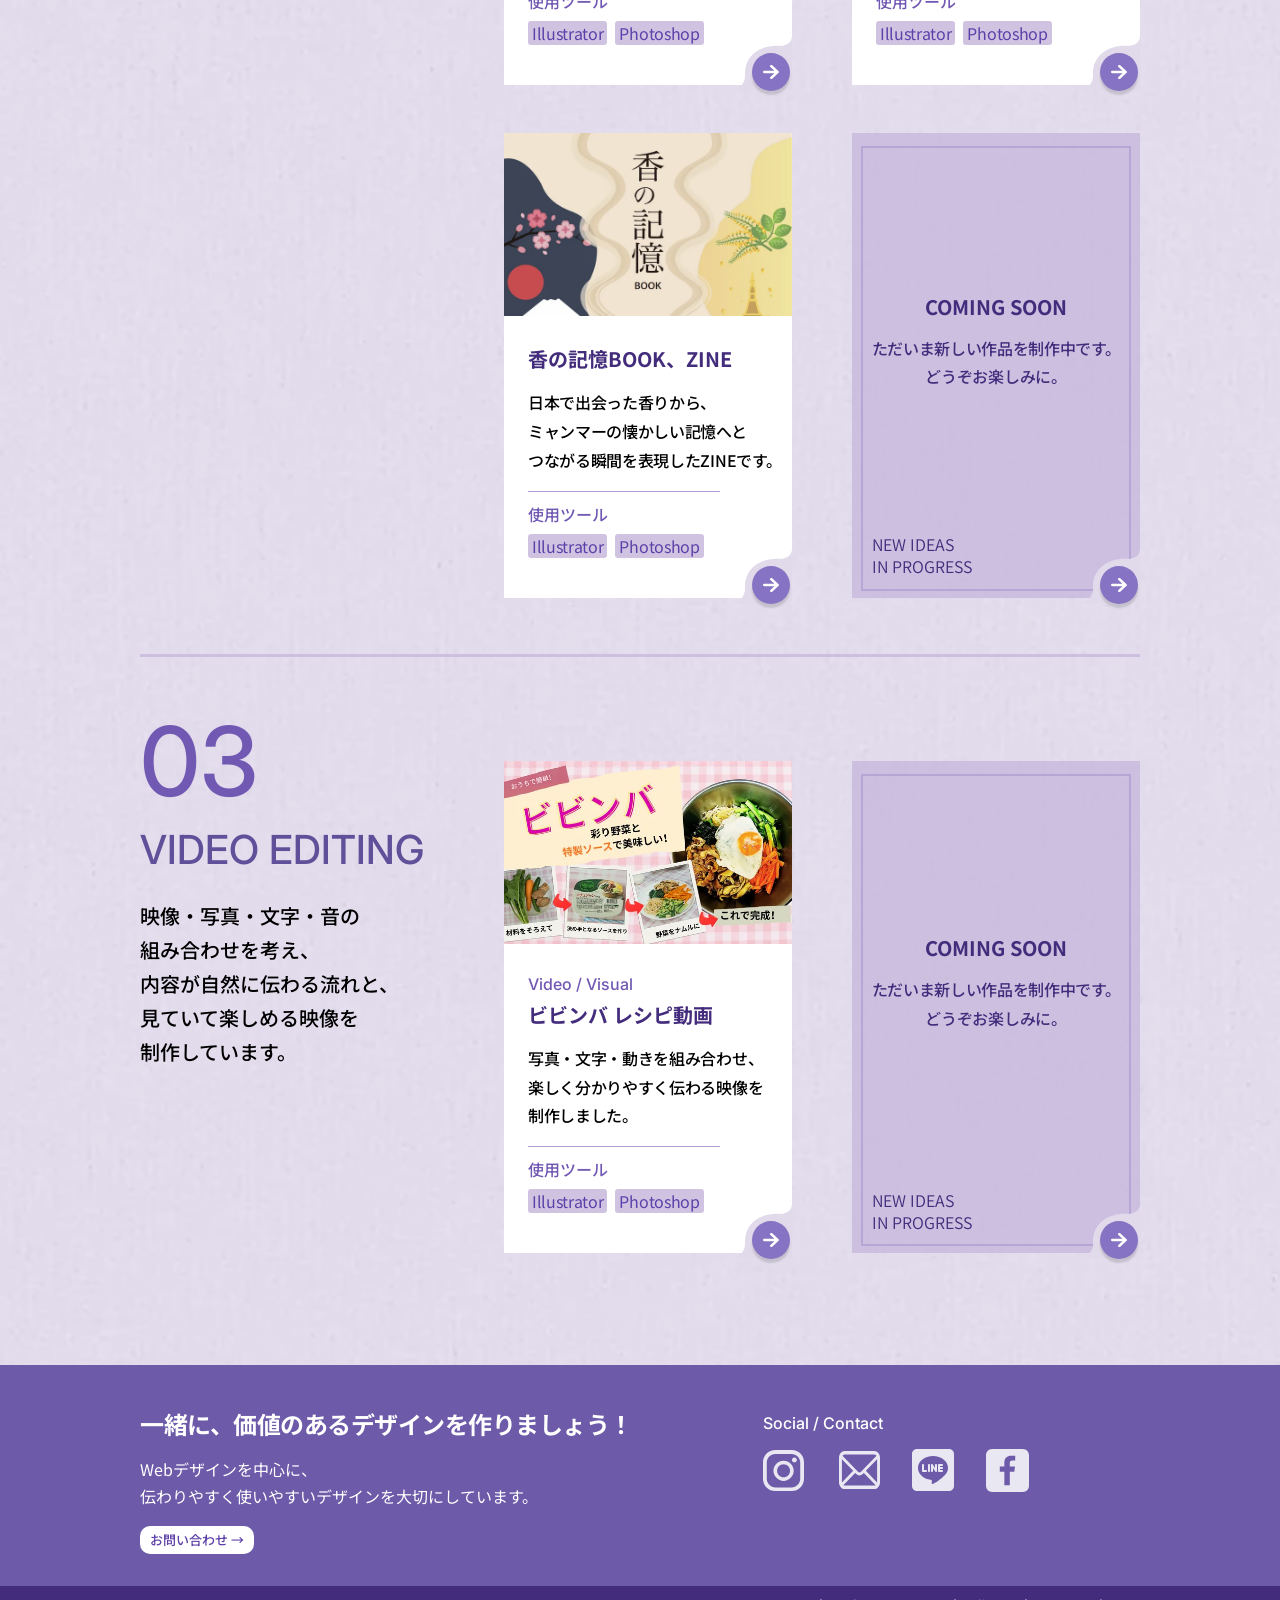
<file: works.html>
<!DOCTYPE html>
<html lang="ja">
<head>
  <meta charset="UTF-8">
  <meta name="viewport" content="width=device-width, initial-scale=1">
  <title>作品一覧 | HSU YAMIN HTIKE</title>
  <meta name="description" content="これまでに制作した作品をジャンルごとにまとめました。">

  <link rel="icon" type="image/png" href="assets/images/favicon.png">
  <link rel="apple-touch-icon" href="assets/images/favicon.png">

  <link rel="preconnect" href="https://fonts.googleapis.com">
  <link rel="preconnect" href="https://fonts.gstatic.com" crossorigin>
  <link href="https://fonts.googleapis.com/css2?family=Inter:wght@400;500&family=Noto+Sans+JP:wght@300..700&display=swap" rel="stylesheet">

  <link rel="stylesheet" href="css/style.css">
</head>
<body>

  <!-- ===== Header: the same block as on the Home page ===== -->
  <header class="site-header container">
    <a class="site-logo" href="index.html">
      <img src="assets/images/logo.webp" alt="HYH" width="180" height="66">
    </a>
    <nav class="site-nav" aria-label="メインメニュー">
      <a href="index.html">ホーム</a>
      <a href="profile.html">プロフィール</a>
      <a href="works.html" aria-current="page">作品</a>
      <a href="contact.html">お問い合わせ</a>
    </nav>
  </header>

  <main>

    <!-- ===== Page title and intro ===== -->
    <section class="works-top container">
      <div>
        <h1 class="page-title page-title--line">作品一覧</h1>
        <p class="works-top__text">これまでに制作した作品を<br>ジャンルごとにまとめました。<br>気になる作品をクリックすると<br>詳細をご覧いただけます。</p>
      </div>
      <img class="works-top__shape" src="assets/icons/works-hero-shape.svg" alt="" width="380" height="250">
    </section>

    <!-- ===== Each group: number, heading and text on the left, cards on the right ===== -->
    <section class="works-group container">
      <div class="works-group__side">
        <p class="works-group__number">01</p>
        <h2 class="works-group__title">WEB DESIGN<br>/ DEVELOPMENT</h2>
        <p class="works-group__text">Webサイトの目的やユーザーの<br>視点を考え、情報設計からUIまで、<br>分かりやすく使いやすいWebを<br>目指しています。</p>
      </div>
      <div class="works-group__cards">
          <a class="work-card work-card--list" href="work-aquarium.html">
            <img class="work-card__image" src="assets/images/work-card-aquarium.webp" alt="水族館Webサイト" width="640" height="352">
            <div class="work-card__body">
              <h3 class="work-card__title">水族館Webサイト</h3>
              <p class="work-card__text">海の世界をテーマにし、<br>楽しく回遊できる構成を<br>意識してデザインしました。</p>
              <p class="work-card__tools-title">使用ツール</p>
              <ul class="work-card__tools"><li>Figma</li><li>Photoshop</li></ul>
            </div>
            <img class="work-card__corner" src="assets/icons/card-corner.svg" alt="" width="66" height="56" loading="lazy">
            <span class="work-card__arrow"><img src="assets/icons/card-arrow.svg" alt="" width="16" height="14" loading="lazy"></span>
          </a>

          <!-- A div, not a link: this card goes nowhere yet. -->
          <div class="coming-card">
            <h3 class="coming-card__title">COMING SOON</h3>
            <p class="coming-card__text">ただいま新しい作品を制作中です。<br>どうぞお楽しみに。</p>
            <p class="coming-card__note">NEW IDEAS<br>IN PROGRESS</p>
            <img class="work-card__corner" src="assets/icons/card-corner.svg" alt="" width="66" height="56" loading="lazy">
            <span class="work-card__arrow"><img src="assets/icons/card-arrow.svg" alt="" width="16" height="14" loading="lazy"></span>
          </div>
      </div>
    </section>

    <section class="works-group container">
      <div class="works-group__side">
        <p class="works-group__number">02</p>
        <h2 class="works-group__title">GRAPHIC DESIGN</h2>
        <p class="works-group__text">情報やイメージを整理し、<br>色・文字・写真の組み合わせから、<br>目的に合ったビジュアルを<br>制作しています。</p>
      </div>
      <div class="works-group__cards">
          <a class="work-card work-card--list" href="work-school-banner.html">
            <img class="work-card__image" src="assets/images/work-card-banner.webp" alt="学校説明会バナー" width="640" height="535" loading="lazy">
            <div class="work-card__body">
              <h3 class="work-card__title">学校説明会バナー</h3>
              <p class="work-card__text">情報を整理し、写真と<br>タイポグラフィで<br>伝わるデザインにしました。</p>
              <p class="work-card__tools-title">使用ツール</p>
              <ul class="work-card__tools"><li>Illustrator</li><li>Photoshop</li></ul>
            </div>
            <img class="work-card__corner" src="assets/icons/card-corner.svg" alt="" width="66" height="56" loading="lazy">
            <span class="work-card__arrow"><img src="assets/icons/card-arrow.svg" alt="" width="16" height="14" loading="lazy"></span>
          </a>

          <a class="work-card work-card--list" href="work-art-human.html">
            <img class="work-card__image" src="assets/images/work-card-art.webp" alt="アートと人 展覧会ポスター" width="640" height="407" loading="lazy">
            <div class="work-card__body">
              <h3 class="work-card__title">アートと人 展覧会ポスター</h3>
              <p class="work-card__text">情報を整理し、写真と<br>タイポグラフィで<br>伝わるデザインにしました。</p>
              <p class="work-card__tools-title">使用ツール</p>
              <ul class="work-card__tools"><li>Illustrator</li><li>Photoshop</li></ul>
            </div>
            <img class="work-card__corner" src="assets/icons/card-corner.svg" alt="" width="66" height="56" loading="lazy">
            <span class="work-card__arrow"><img src="assets/icons/card-arrow.svg" alt="" width="16" height="14" loading="lazy"></span>
          </a>

          <a class="work-card work-card--list" href="work-zine.html">
            <img class="work-card__image" src="assets/images/work-card-zine.webp" alt="香の記憶BOOK、ZINE" width="640" height="407" loading="lazy">
            <div class="work-card__body">
              <h3 class="work-card__title">香の記憶BOOK、ZINE</h3>
              <p class="work-card__text">日本で出会った香りから、<br>ミャンマーの懐かしい記憶へと<br>つながる瞬間を表現したZINEです。</p>
              <p class="work-card__tools-title">使用ツール</p>
              <ul class="work-card__tools"><li>Illustrator</li><li>Photoshop</li></ul>
            </div>
            <img class="work-card__corner" src="assets/icons/card-corner.svg" alt="" width="66" height="56" loading="lazy">
            <span class="work-card__arrow"><img src="assets/icons/card-arrow.svg" alt="" width="16" height="14" loading="lazy"></span>
          </a>

          <!-- A div, not a link: this card goes nowhere yet. -->
          <div class="coming-card">
            <h3 class="coming-card__title">COMING SOON</h3>
            <p class="coming-card__text">ただいま新しい作品を制作中です。<br>どうぞお楽しみに。</p>
            <p class="coming-card__note">NEW IDEAS<br>IN PROGRESS</p>
            <img class="work-card__corner" src="assets/icons/card-corner.svg" alt="" width="66" height="56" loading="lazy">
            <span class="work-card__arrow"><img src="assets/icons/card-arrow.svg" alt="" width="16" height="14" loading="lazy"></span>
          </div>
      </div>
    </section>

    <section class="works-group container">
      <div class="works-group__side">
        <p class="works-group__number">03</p>
        <h2 class="works-group__title">VIDEO EDITING</h2>
        <p class="works-group__text">映像・写真・文字・音の<br>組み合わせを考え、<br>内容が自然に伝わる流れと、<br>見ていて楽しめる映像を<br>制作しています。</p>
      </div>
      <div class="works-group__cards">
          <a class="work-card work-card--list" href="work-bibimbap.html">
            <img class="work-card__image" src="assets/images/work-card-bibimbap.webp" alt="ビビンバ レシピ動画" width="640" height="360" loading="lazy">
            <div class="work-card__body">
              <p class="work-card__label">Video / Visual</p>
              <h3 class="work-card__title">ビビンバ レシピ動画</h3>
              <p class="work-card__text">写真・文字・動きを組み合わせ、<br>楽しく分かりやすく伝わる映像を<br>制作しました。</p>
              <p class="work-card__tools-title">使用ツール</p>
              <ul class="work-card__tools"><li>Illustrator</li><li>Photoshop</li></ul>
            </div>
            <img class="work-card__corner" src="assets/icons/card-corner.svg" alt="" width="66" height="56" loading="lazy">
            <span class="work-card__arrow"><img src="assets/icons/card-arrow.svg" alt="" width="16" height="14" loading="lazy"></span>
          </a>

          <!-- A div, not a link: this card goes nowhere yet. -->
          <div class="coming-card">
            <h3 class="coming-card__title">COMING SOON</h3>
            <p class="coming-card__text">ただいま新しい作品を制作中です。<br>どうぞお楽しみに。</p>
            <p class="coming-card__note">NEW IDEAS<br>IN PROGRESS</p>
            <img class="work-card__corner" src="assets/icons/card-corner.svg" alt="" width="66" height="56" loading="lazy">
            <span class="work-card__arrow"><img src="assets/icons/card-arrow.svg" alt="" width="16" height="14" loading="lazy"></span>
          </div>
      </div>
    </section>

  </main>

  <!-- ===== Footer: the same block as on the Home page ===== -->
  <footer class="site-footer">
    <div class="site-footer__top container">
      <div class="site-footer__message">
        <p class="site-footer__title">一緒に、価値のあるデザインを作りましょう！</p>
        <p>Webデザインを中心に、<br>伝わりやすく使いやすいデザインを大切にしています。</p>
        <a class="button button--white" href="contact.html">お問い合わせ →</a>
      </div>
      <div class="site-footer__social">
        <p>Social / Contact</p>
        <ul class="social-icons social-icons--footer">
          <li><img src="assets/icons/footer-instagram.svg" alt="Instagram" width="41" height="41"></li>
          <li><img src="assets/icons/footer-mail.svg" alt="メール" width="41" height="38"></li>
          <li><img src="assets/icons/footer-line.svg" alt="LINE" width="50" height="50"></li>
          <li><img src="assets/icons/footer-facebook.svg" alt="Facebook" width="43" height="43"></li>
        </ul>
      </div>
    </div>
    <div class="site-footer__bar">
      <div class="site-footer__bar-inner container">
        <p>© 2026 HSU YAMIN HTIKE. All Rights Reserved.</p>
        <a class="site-footer__credit" href="https://icons8.com" target="_blank" rel="noopener">Icons by Icons8</a>
        <nav class="site-footer__nav" aria-label="フッターメニュー">
          <a href="index.html">ホーム</a>
          <span aria-hidden="true">｜</span>
          <a href="profile.html">プロフィール</a>
          <span aria-hidden="true">｜</span>
          <a href="works.html">作品</a>
          <span aria-hidden="true">｜</span>
          <a href="contact.html">お問い合わせ</a>
        </nav>
      </div>
    </div>
  </footer>

</body>
</html>
</file>
<file: css/style.css>
/* ==========================================================
   Design tokens
   A token is a named value. Change it once here and every
   place that uses it updates.
   ========================================================== */
:root {
  --color-deep: #432C7C;
  --color-primary: #5D40A8;
  --color-heading-alt: #604F99;
  --color-band: #6D5BA9;
  --color-mid: #7158B3;
  --color-hero-name: #7355BF;
  --color-subheading: #7464A8;
  --color-soft-purple: #7D70A9;
  --color-accent: #8673C3;
  --color-note-icon: #715EB0;
  --color-photo-bg: #B0A4D9;
  --color-line: #B39ED1;
  --color-chip: rgba(202, 187, 222, 0.88);
  --color-panel: rgba(202, 187, 222, 0.71);
  --color-track: #CDBAE9;
  --color-process: rgba(205, 192, 224, 0.6);
  --color-page-tint: #E0D7F1;
  --color-corner: #E0DAEB;
  --color-text: #000000;
  --color-white: #FFFFFF;

  --font-jp: "Noto Sans JP", sans-serif;
  --font-en: "Inter", "Noto Sans JP", sans-serif;
  --font-number: "Noto Serif JP", serif;

  --fs-page-title: 64px;
  --fs-hero-name: 60px;
  --fs-work-title: 45px;
  --fs-section: 36px;
  --fs-card-title: 20px;
  --fs-body: 20px;
  --fs-small: 16px;

  --space-section: 112px;
  --page-width: 1200px;
  --content-width: 1000px;
  --radius-card: 20px;
  --radius-panel: 10px;
  --radius-nav: 7px;
  --radius-chip: 3px;
  --shadow-card: 0 4px 4px rgba(0, 0, 0, 0.25);
  --shadow-soft: 0 4px 8px rgba(93, 64, 168, 0.42);
  --shadow-panel: 0 4px 4px rgba(134, 115, 195, 0.3);
}

/* ==========================================================
   Base styles
   ========================================================== */

/* border-box means width includes padding and border. */
*,
*::before,
*::after {
  box-sizing: border-box;
}

body,
h1,
h2,
h3,
p,
ul,
dl,
dd {
  margin: 0;
  padding: 0;
}

ul {
  list-style: none;
}

img {
  display: block;
  max-width: 100%;
  height: auto;
}

a {
  color: inherit;
  text-decoration: none;
  transition: opacity 0.2s;
}

/* A small hover effect: only devices with a real mouse get it. */
@media (hover: hover) {
  a:hover,
  button:hover {
    opacity: 0.8;
  }
}

/* A clear ring for people who move through the page with the keyboard. */
a:focus-visible,
button:focus-visible,
input:focus-visible,
select:focus-visible,
textarea:focus-visible {
  outline: 3px solid var(--color-deep);
  outline-offset: 2px;
}

/* The tilted photos can poke past the screen edge; clip stops sideways scrolling. */
main {
  overflow-x: clip;
}

body {
  color: var(--color-text);
  font-family: var(--font-jp);
  font-size: var(--fs-small);
  font-weight: 500;
  /* Breaks Japanese lines between phrases where the browser supports it. */
  word-break: auto-phrase;
  /* Two layers: the tint on top, the texture image underneath. */
  background-color: #E2DCEC;
  background-image:
    linear-gradient(rgba(224, 215, 241, 0.5), rgba(224, 215, 241, 0.5)),
    url("../assets/images/texture.webp");
  background-size: auto, 1971px auto;
}

/* Centers content. min() picks the smaller value, so it never touches the screen edge. */
.container {
  width: min(100% - 48px, var(--content-width));
  margin-inline: auto;
}

.section-title {
  font-size: var(--fs-section);
  font-weight: 700;
  line-height: 1.5;
  text-align: center;
}

.section-title--primary { color: var(--color-primary); }
.section-title--mid { color: var(--color-mid); }
.section-title--sub { color: var(--color-subheading); }

/* ==========================================================
   Buttons
   ========================================================== */
.button {
  display: inline-flex;
  align-items: center;
  justify-content: center;
  gap: 6px;
  border-radius: var(--radius-panel);
  font-weight: 500;
  line-height: 1.5;
}

.button--solid,
.button--outline {
  width: 156px;
  height: 42px;
  font-size: 14px;
}

.button--solid {
  background: var(--color-primary);
  color: var(--color-white);
}

.button--outline {
  border: 1px solid var(--color-primary);
  color: var(--color-primary);
}

.button--small {
  min-height: 28px;
  padding: 5px 12px;
  background: var(--color-primary);
  color: var(--color-white);
  font-size: 11px;
}

.button--line {
  display: flex;
  width: 137px;
  height: 31px;
  margin: 48px auto 0;
  border: 1px solid var(--color-accent);
  color: var(--color-primary);
  font-size: 14px;
}

.button--white {
  min-height: 28px;
  padding: 2px 10px;
  background: var(--color-white);
  color: var(--color-primary);
  font-size: 13px;
}

/* ==========================================================
   Header
   ========================================================== */
.site-header {
  display: flex;
  align-items: flex-start;
  justify-content: space-between;
  gap: 24px;
  padding-top: 45px;
}

.site-logo img {
  width: 180px;
  /* drop-shadow follows the logo's shape; box-shadow would draw a rectangle. */
  filter: drop-shadow(0 4px 4px rgba(0, 0, 0, 0.25));
}

.site-nav {
  display: flex;
  gap: 13px;
  margin-top: 12px;
}

.site-nav a {
  display: flex;
  align-items: center;
  justify-content: center;
  width: 154px;
  height: 42px;
  border-radius: var(--radius-nav);
  background: var(--color-chip);
  box-shadow: var(--shadow-card);
  color: var(--color-deep);
  font-size: 20px;
  font-weight: 500;
}

/* ==========================================================
   Hero
   ========================================================== */
.hero {
  display: grid;
  grid-template-columns: 1fr 606px;
  margin-top: 72px;
}

.hero__text {
  padding-top: 8px;
}

.hero__name {
  color: var(--color-hero-name);
  font-family: var(--font-en);
  font-size: var(--fs-hero-name);
  font-weight: 500;
  line-height: 1.15;
}

.hero__role {
  margin-top: 16px;
  color: var(--color-heading-alt);
  font-size: 20px;
  line-height: 1.5;
}

.hero__intro {
  margin-top: 20px;
  line-height: 1.8;
}

.hero__intro p + p {
  margin-top: 16px;
}

.hero__buttons {
  display: flex;
  flex-wrap: wrap;
  gap: 10px;
  margin-top: 28px;
}

.social-icons {
  display: flex;
  align-items: center;
  gap: 28px;
  margin-top: 28px;
}

/* The Figma icons sit inside 50px or 55px boxes, so the visible icon is smaller. */
.social-icons li {
  display: flex;
  align-items: center;
  justify-content: center;
}

.social-icons li:first-child {
  width: 50px;
}

.social-icons--footer li:first-child {
  width: 55px;
}

/* aspect-ratio keeps the box shape, so the layers stay in place at any size. */
.hero__visual {
  position: relative;
  width: 100%;
  max-width: 606px;
  aspect-ratio: 606 / 581;
  /* Lets .hero__tag size its text from this box (the cqw unit). */
  container-type: inline-size;
}

.hero__layer {
  position: absolute;
}

.hero__layer--back {
  top: 42.3%;
  left: 62.5%;
  width: 37.9%;
  transform: rotate(-0.55deg);
}

.hero__layer--chip {
  top: 35%;
  left: 5.2%;
  width: 36.6%;
  aspect-ratio: 221.66 / 360;
  background: var(--color-chip);
  transform: rotate(-10.73deg);
}

.hero__layer--photo {
  top: 6.5%;
  left: 16.9%;
  width: 64.4%;
  aspect-ratio: 390 / 537.4;
  object-fit: cover;
  transform: rotate(-3.4deg);
}

.hero__layer--tape {
  top: 3.3%;
  left: 65.6%;
  width: 17.1%;
  aspect-ratio: 103.81 / 27.75;
  background: var(--color-line);
  transform: rotate(23.09deg);
}

.hero__tag {
  position: absolute;
  top: 31.8%;
  left: 75.4%;
  width: 21.6%;
  min-width: 92px;
  aspect-ratio: 131 / 168;
  padding: 2.6cqw 2cqw;
  background: var(--color-white);
  color: var(--color-mid);
  font-size: clamp(12px, 2.97cqw, 18px);
  line-height: 1.5;
}

.hero__tag p:first-child {
  padding-bottom: 2.1cqw;
  border-bottom: 1px solid var(--color-accent);
  margin-bottom: 2.1cqw;
}

/* ==========================================================
   できること
   ========================================================== */
.skills {
  margin-top: var(--space-section);
  padding: 32px 0 40px;
  border-radius: 8px;
  background: var(--color-white);
  box-shadow: 0 4px 4px rgba(125, 112, 169, 0.43);
}

.skills__grid {
  display: grid;
  /* fr = a share of the free width. These shares match the Figma columns. */
  grid-template-columns: 233fr 266fr 254fr 247fr;
  margin-top: 32px;
}

.skill {
  position: relative;
  text-align: center;
}

/* Divider line between columns: every column except the first. */
.skill + .skill::before {
  content: "";
  position: absolute;
  top: 0;
  bottom: 0;
  left: 0;
  width: 1px;
  background: var(--color-line);
}

.skill__icon {
  display: flex;
  align-items: center;
  justify-content: center;
  width: 70px;
  height: 70px;
  margin: 0 auto;
  border-radius: 50%;
  background: var(--color-page-tint);
}

.skill h3 {
  margin-top: 16px;
  color: var(--color-primary);
  font-size: var(--fs-card-title);
  font-weight: 700;
  line-height: 1.5;
}

.skill p {
  margin-top: 10px;
  line-height: 1.7;
}

/* ==========================================================
   使用ツール
   ========================================================== */
.tools {
  margin-top: var(--space-section);
}

.tools .section-title {
  line-height: 1.45;
}

.tools__band {
  margin-top: 32px;
  padding: 40px 24px 36px;
  background: var(--color-band);
  text-align: center;
}

.tools__list {
  display: flex;
  flex-wrap: wrap;
  justify-content: center;
  gap: 20px;
}

.tools__list li {
  display: flex;
  align-items: center;
  justify-content: center;
  width: 100px;
  height: 100px;
  border-radius: 6px;
  background: var(--color-white);
  filter: drop-shadow(0 4px 2px rgba(0, 0, 0, 0.25));
}

.tools__caption {
  margin-top: 32px;
  color: var(--color-white);
  font-size: var(--fs-body);
  line-height: 1.6;
}

/* ==========================================================
   プロフィール
   ========================================================== */
.profile-card {
  display: grid;
  grid-template-columns: 340px 396px 1fr;
  align-items: center;
  margin-top: var(--space-section);
  border-radius: 8px;
  background: var(--color-white);
  box-shadow: 0 4px 4px rgba(125, 112, 169, 0.48);
}

.profile-card__visual {
  position: relative;
  width: 270px;
  max-width: 100%;
  height: 290px;
  margin: 24px 0 24px 30px;
}

.profile-card__layer {
  position: absolute;
}

.profile-card__layer--chip {
  top: 7%;
  left: 24%;
  width: 69.4%;
  height: 89%;
  background: var(--color-chip);
  transform: rotate(8.06deg);
}

.profile-card__layer--photo {
  top: 3.5%;
  left: 10.9%;
  width: 69.4%;
  height: 89%;
  object-fit: cover;
  transform: rotate(-3.4deg);
}

.profile-card__layer--tape-a,
.profile-card__layer--tape-b {
  width: 24.5%;
  height: 6.1%;
  background: var(--color-line);
  transform: rotate(-33.38deg);
}

.profile-card__layer--tape-a {
  top: 5.7%;
  left: -0.2%;
}

.profile-card__layer--tape-b {
  top: 83%;
  left: 67%;
}

.profile-card__main {
  padding: 36px 12px 36px 0;
}

.profile-card__title,
.profile-card__name {
  font-size: var(--fs-section);
  font-weight: 700;
  line-height: 1.45;
}

.profile-card__title { color: var(--color-mid); }

.profile-card__name {
  margin-top: 4px;
  color: var(--color-soft-purple);
}

.profile-card__text {
  margin-top: 16px;
  line-height: 1.8;
}

.profile-card__text p + p {
  margin-top: 16px;
}

.profile-card__main .button--small {
  margin-top: 20px;
}

.profile-card__info {
  position: relative;
  display: grid;
  align-content: start;
  align-self: stretch;
  gap: 20px;
  padding: 36px 0 36px 14px;
  font-size: 14px;
  line-height: 1.6;
}

/* The vertical line beside the info column. */
.profile-card__info::before {
  content: "";
  position: absolute;
  top: 36px;
  bottom: 36px;
  left: 0;
  width: 1px;
  background: var(--color-line);
}

.profile-card__info dt {
  display: flex;
  align-items: center;
  gap: 27px;
  color: var(--color-primary);
  font-size: 16px;
}

/* Fixed icon box, so the labels line up even though the icons differ in size. */
.profile-card__info dt img {
  flex: none;
  width: 22px;
  height: 22px;
  object-fit: contain;
}

.profile-card__info dd {
  padding-left: 49px;
}

/* ==========================================================
   デザインへの考え方
   ========================================================== */
.thinking {
  margin-top: var(--space-section);
}

.thinking .section-title {
  line-height: 1.2;
}

.thinking__grid {
  display: grid;
  grid-template-columns: repeat(3, 1fr);
  gap: 40px;
  margin-top: 40px;
}

.thinking-card {
  position: relative;
  /* overflow: hidden cuts the corner shape to the card's rounded edge. */
  overflow: hidden;
  min-height: 320px;
  padding: 48px 20px 56px;
  border-radius: 15px;
  background: var(--color-white);
  box-shadow: var(--shadow-card);
  text-align: center;
}

.thinking-card h3 {
  position: relative;
  z-index: 1;
  padding-bottom: 14px;
  color: var(--color-primary);
  font-size: var(--fs-card-title);
  font-weight: 700;
  line-height: 1.5;
}

/* Short line under the title, drawn with CSS. */
.thinking-card h3::after {
  content: "";
  position: absolute;
  bottom: 0;
  left: 50%;
  width: 160px;
  height: 2px;
  background: var(--color-line);
  transform: translateX(-50%);
}

.thinking-card p {
  position: relative;
  z-index: 1;
  margin-top: 20px;
  line-height: 1.8;
}

.thinking-card__corner {
  position: absolute;
  right: 0;
  bottom: 0;
}

/* In Figma, these two shapes run past the card edge and get cut off. */
.thinking-card__corner--b {
  right: -7px;
  bottom: -9px;
}

.thinking-card__corner--c {
  right: -10px;
  bottom: -9px;
}

/* ==========================================================
   主な作品
   ========================================================== */
.works {
  margin-top: var(--space-section);
}

.works .section-title {
  line-height: 1.2;
}

.works__grid {
  display: grid;
  grid-template-columns: repeat(3, 1fr);
  gap: 40px;
  margin-top: 40px;
}

.work-card {
  position: relative;
  display: block;
  min-height: 427px;
  background: var(--color-white);
}

.work-card__image {
  width: 100%;
  aspect-ratio: 305 / 183;
  object-fit: cover;
}

.work-card__body {
  padding: 18px 16px 32px 30px;
}

.work-card__head {
  display: flex;
  gap: 4px;
}

.work-card__number {
  flex: none;
  width: 62px;
  color: var(--color-subheading);
  font-family: var(--font-en);
  font-size: 48px;
  font-weight: 400;
  line-height: 1.2;
}

.work-card__label {
  margin-top: 6px;
  color: var(--color-mid);
  font-family: var(--font-en);
  font-weight: 500;
  line-height: 1.5;
}

.work-card__title {
  color: var(--color-deep);
  font-size: 18px;
  font-weight: 700;
  line-height: 1.5;
}

.work-card__text {
  margin-top: 14px;
  letter-spacing: -0.32px;
  line-height: 1.8;
}

.work-card__tools-title {
  position: relative;
  margin-top: 16px;
  padding-top: 14px;
  color: var(--color-mid);
  line-height: 1.2;
}

/* The line above 使用ツール. */
.work-card__tools-title::before {
  content: "";
  position: absolute;
  top: 0;
  left: 0;
  width: 238px;
  max-width: 100%;
  height: 1px;
  background: var(--color-line);
}

.work-card__tools {
  display: flex;
  flex-wrap: wrap;
  gap: 8px;
  margin-top: 10px;
}

.work-card__tools li {
  padding: 0 4px;
  border-radius: var(--radius-chip);
  background: var(--color-chip);
  color: var(--color-primary);
  font-weight: 400;
  letter-spacing: -0.32px;
  line-height: 24px;
}

/* In Figma the corner and round button hang 6px below the card. */
.work-card__corner {
  position: absolute;
  right: 0;
  bottom: -6px;
}

.work-card__arrow {
  position: absolute;
  right: 2px;
  bottom: -6px;
  display: flex;
  align-items: center;
  justify-content: center;
  width: 38px;
  height: 38px;
  border-radius: 50%;
  background: var(--color-accent);
  box-shadow: 0 4px 2px rgba(0, 0, 0, 0.13);
}

/* ==========================================================
   Footer
   ========================================================== */
.site-footer {
  margin-top: var(--space-section);
  background: var(--color-band);
  color: var(--color-white);
}

.site-footer__top {
  display: flex;
  justify-content: space-between;
  gap: 24px;
  padding: 40px 0 32px;
}

.site-footer__message {
  font-weight: 400;
}

.site-footer__title {
  font-size: 24px;
  font-weight: 700;
  letter-spacing: -0.48px;
  line-height: 1.6;
  margin-bottom: 12px;
}

.site-footer__message > p:not(.site-footer__title) {
  line-height: 1.7;
}

.site-footer__message .button {
  margin-top: 16px;
}

.site-footer__social {
  width: 384px;
  padding: 8px 0 0 7px;
  font-family: var(--font-en);
}

.social-icons--footer {
  margin-top: 12px;
  margin-left: -7px;
}

.site-footer__bar {
  background: var(--color-deep);
}

.site-footer__bar-inner {
  display: flex;
  flex-wrap: wrap;
  align-items: center;
  gap: 4px 24px;
  padding-block: 8px;
  font-weight: 400;
  letter-spacing: -0.32px;
}

.site-footer__credit {
  font-size: 12px;
  text-decoration: underline;
}

.site-footer__nav {
  display: flex;
  gap: 12px;
  margin-left: auto;
}

/* ==========================================================
   Profile page
   ========================================================== */
.page-title {
  color: var(--color-primary);
  font-size: var(--fs-page-title);
  font-weight: 700;
  line-height: 1.3;
}

.section-title--left {
  text-align: left;
}

/* Keeps a word together, so a line never breaks in the middle of it. */
.nowrap {
  white-space: nowrap;
}

.profile-top {
  display: grid;
  grid-template-columns: 1fr 410px;
  gap: 40px;
  margin-top: 72px;
}

.basic-info {
  display: grid;
  gap: 16px;
  max-width: 416px;
  margin-top: 28px;
  padding: 32px 36px;
  border-radius: 15px;
  background: var(--color-white);
  box-shadow: var(--shadow-soft);
}

.basic-info__row {
  display: grid;
  grid-template-columns: 62px 1fr;
  align-items: center;
  column-gap: 12px;
}

/* display: contents removes the dt's own box, so its image and label
   become grid items of the row. A <dl> row may hold only dt and dd. */
.basic-info dt {
  display: contents;
  color: var(--color-mid);
  font-family: var(--font-en);
  line-height: 1.6;
}

.basic-info dt img {
  grid-row: 1 / span 2;
}

.basic-info dt span,
.basic-info dd {
  grid-column: 2;
}

.basic-info dd {
  min-width: 0;
  padding-bottom: 8px;
  border-bottom: 1px solid var(--color-line);
  font-size: var(--fs-body);
  line-height: 1.5;
}

.basic-info dd.basic-info__name {
  font-size: 24px;
}

.profile-top__visual {
  position: relative;
  width: 100%;
  aspect-ratio: 410 / 536;
}

.profile-top__back {
  position: absolute;
  top: 8.6%;
  left: -1%;
  width: 87.9%;
  transform: rotate(-0.55deg);
}

.profile-top__photo {
  position: absolute;
  top: 0;
  left: 13.7%;
  width: 85.5%;
  aspect-ratio: 350 / 483;
  object-fit: cover;
  transform: rotate(-0.38deg);
}

.about {
  display: grid;
  grid-template-columns: 340px 1fr;
  gap: 40px;
  margin-top: var(--space-section);
  padding: 48px 32px;
  background: rgba(255, 255, 255, 0.42);
}

.about__visual {
  position: relative;
  align-self: center;
}

.about__photo {
  width: 100%;
  aspect-ratio: 304 / 406;
  border: 10px solid var(--color-white);
  border-radius: 5px;
  box-shadow: var(--shadow-card);
  object-fit: cover;
  transform: rotate(-4.62deg);
}

.about__tape {
  position: absolute;
  top: -8px;
  right: 8px;
  width: 66px;
  height: 18px;
  background: var(--color-line);
  transform: rotate(-23.85deg);
}

.about__text {
  font-size: 18px;
  line-height: 1.8;
}

.about__text p {
  margin-top: 16px;
}

.skills-plan {
  display: grid;
  grid-template-columns: 483px 1fr;
  gap: 25px;
  margin-top: var(--space-section);
}

.skill-bars {
  padding: 40px 52px;
  border-radius: 15px;
  background: var(--color-white);
  box-shadow: var(--shadow-soft);
}

.skill-bars__title {
  color: var(--color-primary);
  font-size: var(--fs-section);
  font-weight: 700;
  line-height: 1.4;
}

.skill-bar {
  margin-top: 16px;
}

.skill-bar__head {
  display: flex;
  align-items: baseline;
  justify-content: space-between;
  font-weight: 600;
  line-height: 1.5;
}

.skill-bar__percent {
  font-size: var(--fs-body);
}

/* The track is the light bar. Its ::before is the dark part, as wide as --value. */
.skill-bar__track {
  position: relative;
  height: 7px;
  margin-top: 4px;
  background: var(--color-track);
}

.skill-bar__track::before {
  content: "";
  position: absolute;
  inset: 0 auto 0 0;
  width: var(--value);
  background: var(--color-primary);
}

.plan-grid {
  display: grid;
  grid-template-columns: repeat(2, 1fr);
  gap: 25px;
}

.plan-card {
  display: flex;
  flex-direction: column;
  padding: 32px 16px 24px;
  border-radius: 15px;
  background: var(--color-process);
  box-shadow: var(--shadow-soft);
  color: var(--color-deep);
}

.plan-card__number {
  font-size: var(--fs-section);
  font-weight: 600;
  line-height: 1.3;
}

.plan-card__word {
  font-size: 32px;
  font-weight: 600;
  line-height: 1.3;
}

.plan-card__text {
  margin-top: 12px;
  font-size: var(--fs-card-title);
  font-weight: 700;
  line-height: 1.5;
}

.history {
  margin-top: var(--space-section);
}

.timeline {
  position: relative;
  margin-top: 40px;
}

.timeline__curve {
  position: absolute;
  top: -2px;
  left: 6.4%;
  width: 89.7%;
}

/* space-between spreads the five steps evenly from edge to edge. */
.timeline__list {
  position: relative;
  display: flex;
  justify-content: space-between;
  list-style: none;
  padding: 0;
  margin: 0;
}

.timeline__item {
  display: flex;
  flex-direction: column;
  align-items: center;
  text-align: center;
}

.timeline__item:first-child { align-items: flex-start; }
.timeline__item:last-child { align-items: flex-end; }

.timeline__item:first-child p,
.timeline__item:last-child p {
  align-self: center;
}

.timeline__icon {
  display: flex;
  align-items: center;
  justify-content: center;
  width: 60px;
  height: 60px;
  border-radius: 50%;
  background: var(--color-white);
}

.timeline__item p {
  margin-top: 24px;
  line-height: 1.7;
}

.hobby {
  margin-top: var(--space-section);
}

.hobby__lead {
  margin-top: 24px;
  font-size: 24px;
  line-height: 1.7;
}

.hobby__grid {
  display: grid;
  grid-template-columns: repeat(3, 1fr);
  gap: 25px;
  margin-top: 40px;
}

.hobby-card {
  position: relative;
  overflow: hidden;
  min-height: 260px;
  padding: 28px 24px 40px;
  border-radius: 15px;
  background: var(--color-white);
  box-shadow: var(--shadow-card);
  text-align: center;
}

.hobby-card h3 {
  position: relative;
  z-index: 1;
  color: var(--color-deep);
  font-size: 24px;
  font-weight: 700;
  line-height: 1.4;
}

.hobby-card__label {
  position: relative;
  z-index: 1;
  margin-top: 4px;
  color: var(--color-mid);
  line-height: 1.6;
}

.hobby-card__list {
  position: relative;
  z-index: 1;
  display: grid;
  gap: 12px;
  margin-top: 20px;
  font-weight: 700;
  line-height: 1.7;
  text-align: left;
}

/* Hanging indent: wrapped lines start after the ・ mark. */
.hobby-card__list li {
  padding-left: 1em;
  text-indent: -1em;
}

.hobby-card__tag {
  position: absolute;
  top: 0;
  right: 22px;
  width: 22px;
  height: 38.5px;
  padding-top: 8px;
  background: url("../assets/icons/profile-hobby-tag.svg") no-repeat center / 100% 100%;
  color: var(--color-white);
  font-weight: 700;
  line-height: 1.2;
  text-align: center;
}

/* The short line near the bottom of each card. */
.hobby-card::after {
  content: "";
  position: absolute;
  bottom: 28px;
  left: 20px;
  width: 212px;
  height: 1px;
  background: var(--color-chip);
}

.hobby-card__corner {
  position: absolute;
  right: 0;
  bottom: 0;
}

/* ==========================================================
   Works page
   ========================================================== */

/* fit-content makes the line under the title as wide as the title. */
.page-title--line {
  width: fit-content;
  border-bottom: 1px solid var(--color-line);
}

.works-top {
  display: grid;
  grid-template-columns: 1fr 380px;
  gap: 24px;
  margin-top: 72px;
}

.works-top__text {
  margin-top: 24px;
  font-size: var(--fs-body);
  line-height: 1.7;
}

/* Two columns: the left one takes the space the cards do not need. */
.works-group {
  display: grid;
  grid-template-columns: 1fr 636px;
  gap: 24px;
  margin-top: var(--space-section);
}

/* The line between groups sits halfway through the section gap.
   A + B means "a B straight after an A", so the first group has no line. */
.works-group + .works-group {
  margin-top: calc(var(--space-section) / 2);
  padding-top: calc(var(--space-section) / 2);
  border-top: 3px solid var(--color-chip);
}

.works-group__number {
  color: var(--color-mid);
  font-family: var(--font-en);
  font-size: 96px;
  line-height: 1;
}

.works-group__title {
  margin-top: 16px;
  color: var(--color-heading-alt);
  font-family: var(--font-en);
  font-size: 40px;
  font-weight: 500;
  line-height: 1.25;
  /* Keeps GRAPHIC DESIGN on one line, as in Figma. */
  white-space: nowrap;
}

.works-group__text {
  margin-top: 24px;
  font-size: var(--fs-body);
  line-height: 1.7;
}

/* margin-top starts the cards lower than the big number, as in Figma. */
.works-group__cards {
  display: grid;
  grid-template-columns: repeat(2, 1fr);
  gap: 48px 60px;
  margin-top: 48px;
}

/* Works cards have no big number, so the layout is simpler than on Home. */
.work-card--list .work-card__image {
  aspect-ratio: 288 / 183;
}

.work-card--list .work-card__body {
  padding: 28px 8px 40px 24px;
}

.work-card--list .work-card__label {
  margin: 0 0 4px;
}

.work-card--list .work-card__title {
  font-size: var(--fs-card-title);
}

.work-card--list .work-card__tools-title::before {
  width: 192px;
}

.coming-card {
  position: relative;
  display: flex;
  flex-direction: column;
  align-items: center;
  justify-content: center;
  min-height: 427px;
  padding: 24px 16px 72px;
  background: var(--color-chip);
  color: var(--color-deep);
  text-align: center;
}

/* The thin inner frame. opacity fades only this line, not the text. */
.coming-card::before {
  content: "";
  position: absolute;
  inset: 13px 9px 7px;
  border: 2px solid var(--color-primary);
  opacity: 0.2;
}

.coming-card__title {
  font-size: var(--fs-card-title);
  font-weight: 700;
  line-height: 1.5;
}

.coming-card__text {
  margin-top: 12px;
  letter-spacing: -0.32px;
  line-height: 1.8;
}

.coming-card__note {
  position: absolute;
  bottom: 20px;
  left: 20px;
  font-weight: 350;
  line-height: 1.4;
  text-align: left;
}

/* ==========================================================
   Contact page
   ========================================================== */
.contact-top {
  display: grid;
  grid-template-columns: 1fr 380px;
  gap: 16px;
  margin-top: 72px;
}

/* clamp(smallest, preferred, largest): the text shrinks slightly below
   1100px wide, so the first line still fits on one line. */
.contact-top__text {
  margin-top: 40px;
  font-size: clamp(20px, 2.18vw, 24px);
  line-height: 1.7;
}

/* Wider than its 380px column: the image has an empty edge, and this
   lines the envelope itself up with the panel below. */
.contact-top__visual {
  position: relative;
  width: 416px;
  aspect-ratio: 416.52 / 362.38;
}

.contact-top__circle {
  position: absolute;
  top: -1%;
  left: 23.7%;
  width: 57.6%;
}

.contact-top__envelope {
  position: absolute;
  top: 9.4%;
  left: 6.3%;
  width: 87.4%;
  opacity: 0.88;
  transform: rotate(-11.81deg);
}

.contact-panel {
  margin-top: 48px;
  padding: 56px 24px 40px;
  border-radius: var(--radius-panel);
  background: rgba(255, 255, 255, 0.8);
}

/* minmax(0, ...) lets a column shrink below its content width on small screens. */
.contact-panel__columns {
  display: grid;
  grid-template-columns: minmax(0, 549px) minmax(0, 359px);
  justify-content: space-between;
  margin-top: 36px;
}

.form-field + .form-field {
  margin-top: 40px;
}

.form-field__label {
  display: flex;
  flex-wrap: wrap;
  align-items: center;
  gap: 8px 18px;
  color: var(--color-primary);
  font-size: 24px;
  font-weight: 700;
  line-height: 1.5;
}

.form-field__badge {
  padding: 4px 14px;
  border-radius: var(--radius-panel);
  background: var(--color-chip);
  color: var(--color-text);
  font-size: var(--fs-body);
  font-weight: 500;
}

/* Form controls do not inherit the page font by default, so "font: inherit" adds it. */
.form-field input,
.form-field select,
.form-field textarea {
  display: block;
  width: 100%;
  height: 53px;
  margin-top: 15px;
  padding: 0 13px;
  border: 2px solid var(--color-accent);
  border-radius: var(--radius-nav);
  background: transparent;
  color: var(--color-text);
  font: inherit;
  font-size: var(--fs-body);
  font-weight: 300;
}

/* appearance: none removes the browser's own arrow, as in Figma. */
.form-field select {
  appearance: none;
}

.form-field textarea {
  height: 254px;
  padding: 13px;
  line-height: 1.7;
  resize: vertical;
}

/* Browsers fade placeholders by default; opacity: 1 keeps the Figma color. */
.form-field ::placeholder {
  color: var(--color-text);
  opacity: 1;
}

.contact-form__submit {
  display: block;
  width: 136px;
  height: 42px;
  margin: 24px auto 0;
  border: 0;
  border-radius: var(--radius-panel);
  background: var(--color-chip);
  color: var(--color-deep);
  cursor: pointer;
  font: inherit;
  font-size: var(--fs-body);
  transition: opacity 0.2s;
}

.contact-form__note {
  margin-top: 24px;
  font-weight: 400;
  line-height: 1.7;
}

.contact-side {
  display: flex;
  flex-direction: column;
  gap: 70px;
}

/* Less padding on the right, because the email address needs the width. */
.contact-card {
  padding: 48px 20px 48px 34px;
  border-radius: var(--radius-panel);
  background: var(--color-panel);
}

.contact-card__title {
  color: var(--color-primary);
  font-size: 26px;
  font-weight: 700;
  line-height: 1.4;
}

.contact-way {
  position: relative;
  display: flex;
  align-items: center;
  gap: 17px;
  margin-top: 36px;
  padding-bottom: 36px;
}

/* The line under each row, shorter than the row and drawn with CSS. */
.contact-way::after {
  content: "";
  position: absolute;
  bottom: 0;
  left: 19px;
  width: 251px;
  max-width: 100%;
  height: 2px;
  background: var(--color-line);
}

.contact-way__icon {
  display: flex;
  flex: none;
  align-items: center;
  justify-content: center;
  width: 54px;
  height: 54px;
  border-radius: 50%;
  background: var(--color-accent);
}

.contact-way__label {
  color: var(--color-primary);
  font-size: var(--fs-body);
  line-height: 1.6;
}

/* overflow-wrap: anywhere lets the long email address wrap on narrow screens. */
.contact-way__value {
  font-size: var(--fs-body);
  line-height: 1.6;
  overflow-wrap: anywhere;
  word-break: normal;
}

.contact-sns {
  margin-top: 24px;
}

.contact-sns__title {
  color: var(--color-primary);
  font-size: var(--fs-body);
  font-weight: 700;
  line-height: 1.5;
}

.contact-sns__list {
  display: flex;
  align-items: center;
  gap: 52px;
  margin-top: 16px;
}

/* The Instagram icon sits inside a 64px box in Figma, so the gaps match. */
.contact-sns__list li:first-child {
  display: flex;
  justify-content: center;
  width: 64px;
}

.contact-card__lead {
  margin-top: 20px;
  color: var(--color-primary);
  font-size: var(--fs-body);
  line-height: 1.6;
}

.contact-card__text {
  margin-top: 24px;
  line-height: 1.7;
}

.faq {
  margin-top: var(--space-section);
  padding: 40px 23px 36px;
  border-radius: var(--radius-panel);
  background: rgba(255, 255, 255, 0.8);
}

.faq__list {
  display: grid;
  gap: 10px;
  margin-top: 32px;
}

/* space-between pushes the question left and the + mark right. */
.faq__list li {
  display: flex;
  align-items: center;
  justify-content: space-between;
  gap: 16px;
  min-height: 54px;
  padding: 10px 32px 10px 37px;
  border-radius: var(--radius-nav);
  background: rgba(179, 158, 209, 0.35);
  color: var(--color-primary);
  font-size: var(--fs-body);
  line-height: 1.5;
}

.faq__list span {
  font-size: 24px;
}

.faq__more {
  display: flex;
  align-items: center;
  justify-content: center;
  width: 118px;
  height: 31px;
  margin: 24px auto 0;
  border: 2px solid var(--color-accent);
  border-radius: var(--radius-panel);
  color: var(--color-primary);
  font-size: 15px;
  font-weight: 600;
}

/* ==========================================================
   Work detail pages (shared by the five project pages)
   ========================================================== */
.work-hero {
  display: grid;
  grid-template-columns: minmax(0, 1fr) 517px;
  margin-top: 72px;
}

.work-eyebrow {
  color: var(--color-mid);
  font-size: var(--fs-card-title);
  font-weight: 700;
  line-height: 1.5;
}

.work-title {
  color: var(--color-deep);
  font-size: var(--fs-work-title);
  font-weight: 700;
  line-height: 1.4;
}

.work-lead {
  margin-top: 20px;
  font-size: var(--fs-body);
  font-weight: 400;
  line-height: 1.7;
}

.work-meta {
  display: grid;
  gap: 14px;
  margin-top: 28px;
  color: var(--color-primary);
  font-size: var(--fs-body);
  font-weight: 700;
  line-height: 1.5;
}

/* Three columns: label, the ー mark, value. The mark is a CSS decoration,
   and the "/ """ part tells screen readers to skip it. */
.work-meta__row {
  display: grid;
  grid-template-columns: 100px 20px 1fr;
  gap: 14px;
  align-items: center;
}

.work-meta__row::before {
  content: "ー" / "";
  grid-area: 1 / 2;
}

.work-meta__row dt {
  grid-area: 1 / 1;
}

.work-meta__row dd {
  grid-area: 1 / 3;
}

.work-meta__chips {
  display: flex;
  flex-wrap: wrap;
  gap: 16px;
}

.work-meta__chips li {
  min-width: 100px;
  padding: 2px 8px;
  border-radius: var(--radius-chip);
  background: var(--color-white);
  font-size: var(--fs-small);
  text-align: center;
}

.work-overview {
  margin-top: 56px;
  padding: 32px 29px;
  border-radius: var(--radius-card);
  background: var(--color-white);
  box-shadow: var(--shadow-card);
}

.work-overview__title {
  color: var(--color-primary);
  font-size: var(--fs-section);
  font-weight: 700;
  line-height: 1.4;
}

.work-overview__text {
  margin-top: 12px;
  color: var(--color-deep);
  font-size: var(--fs-body);
  line-height: 1.7;
}

.work-notes {
  margin-top: var(--space-section);
}

.work-notes__grid {
  display: grid;
  grid-template-columns: 392fr 526fr;
  gap: 37px;
  margin-top: 32px;
}

.work-note {
  display: flex;
  align-items: center;
  gap: 12px;
  padding: 28px 16px;
  border-radius: var(--radius-panel);
  background: rgba(179, 158, 209, 0.4);
  box-shadow: var(--shadow-panel);
  /* backdrop-filter blurs what is behind the panel, here the page texture. */
  backdrop-filter: blur(2px);
  line-height: 1.7;
}

.work-note--strong {
  background: rgba(179, 158, 209, 0.5);
}

.work-note img {
  flex: none;
}

.work-note p {
  padding-left: 12px;
  border-left: 2px solid var(--color-accent);
}

/* ==========================================================
   水族館Webサイト page
   ========================================================== */

/* Wider than its column: the monitor image has an empty left edge. */
.monitor {
  position: relative;
  width: 571px;
  margin-left: -54px;
  aspect-ratio: 571 / 434;
}

.monitor > * {
  position: absolute;
}

.monitor__circle {
  top: -1%;
  left: 24%;
  width: 75%;
}

.monitor__body {
  top: 12.2%;
  left: 0;
  width: 100%;
}

.monitor__bezel {
  top: 16.4%;
  left: 9.46%;
  width: 81.4%;
  height: 67.5%;
  border-radius: 15px;
  background: #3F3E3E;
}

/* The tall page image shows through a small window: object-fit: cover
   fills the box and object-position chooses which part is visible. */
.monitor__screen {
  top: 19.8%;
  left: 12.26%;
  width: 75.5%;
  height: 62.4%;
  object-fit: cover;
  object-position: top;
  transition: object-position 1.2s ease;
}

/* Hover moves the window from the top of the page to the bottom. */
@media (hover: hover) and (prefers-reduced-motion: no-preference) {
  .monitor:hover .monitor__screen {
    object-position: bottom;
    transition: object-position 14s linear;
  }
}

.site-map {
  margin-top: var(--space-section);
}

.browser {
  overflow: hidden;
  margin-top: 32px;
  border-radius: 15px;
  background: #000000;
  box-shadow: var(--shadow-card);
}

.browser__bar {
  position: relative;
  display: flex;
  align-items: center;
  gap: 6px;
  height: 44px;
  padding-left: 13px;
  background: rgba(36, 29, 23, 0.82);
}

.browser__dot {
  width: 10px;
  height: 10px;
  border-radius: 50%;
}

.browser__dot--red { background: #FF5F56; }
.browser__dot--yellow { background: #FFBD2E; }
.browser__dot--green { background: #27C93F; }

.browser__url {
  position: absolute;
  top: 50%;
  left: 50%;
  width: min(248px, 50%);
  border-radius: 12px;
  background: rgba(10, 9, 8, 0.87);
  color: rgba(255, 255, 255, 0.86);
  font-family: ui-monospace, "SF Mono", Menlo, monospace;
  font-size: 11px;
  font-weight: 400;
  line-height: 24px;
  text-align: center;
  transform: translate(-50%, -50%);
}

/* overflow-y: auto makes this box scroll on its own, separate from the page. */
.browser__view {
  aspect-ratio: 993 / 498;
  overflow-y: auto;
  background: #0B1A33;
  scrollbar-color: var(--color-accent) #0B1A33;
  scrollbar-width: thin;
}

.browser__view:focus-visible {
  outline: 3px solid var(--color-line);
  outline-offset: -3px;
}

.browser__page {
  position: relative;
}

.browser__page img {
  width: 100%;
}

/* Invisible markers at the top of each part of the page, for the links to land on. */
.browser__mark {
  position: absolute;
}

.browser__nav {
  display: flex;
  justify-content: center;
  gap: 4px;
  padding: 6px 8px;
  background: rgba(23, 19, 16, 0.88);
}

.browser__nav a {
  display: flex;
  align-items: center;
  justify-content: center;
  min-width: 36px;
  height: 24px;
  border-radius: var(--radius-chip);
  color: var(--color-white);
  font-family: var(--font-en);
  font-size: 13px;
}

/* Inside the dark bar, the normal dark ring would not show. */
.browser__nav a:focus-visible {
  outline-color: var(--color-white);
  outline-offset: 0;
}

/* Smooth jumps, except for people who asked their device for less motion. */
@media (prefers-reduced-motion: no-preference) {
  html:has(.browser) {
    scroll-behavior: smooth;
  }

  .browser__view {
    scroll-behavior: smooth;
  }
}

@media (hover: hover) {
  .browser__nav a:hover {
    background: var(--color-accent);
    opacity: 1;
  }
}

.site-rows {
  display: grid;
  gap: 72px;
  margin: 72px 0 0;
  padding: 0;
  list-style: none;
}

.site-row {
  display: flex;
  align-items: center;
  justify-content: space-between;
  gap: 16px;
}

/* order: -1 moves the image before the text, without changing the HTML order. */
.site-row--image-left .site-row__image {
  order: -1;
}

/* flex: none keeps the text at full width; the image gives way instead. */
.site-row__info {
  display: flex;
  flex: none;
  align-items: center;
  gap: 14px;
}

.site-row__number {
  flex: none;
  width: 112px;
  color: var(--color-subheading);
  font-family: var(--font-number);
  font-size: 100px;
  font-weight: 600;
  line-height: 1;
}

.site-row__title {
  color: var(--color-primary);
  font-size: 32px;
  font-weight: 700;
  line-height: 1.5;
}

.site-row__text {
  margin-top: 12px;
  font-size: var(--fs-body);
  font-weight: 400;
  line-height: 1.7;
  /* Keeps the Figma line breaks on wide screens. */
  white-space: nowrap;
}

.site-row__image {
  min-width: 0;
  border-radius: var(--radius-panel);
  box-shadow: var(--shadow-panel);
}

/* Each row rises into place as it scrolls into view, with no JavaScript.
   Browsers without this feature skip it and simply show the row. */
@supports (animation-timeline: view()) {
  @media (prefers-reduced-motion: no-preference) {
    .site-row,
    .rise {
      animation: rise-in linear both;
      animation-timeline: view();
      animation-range: entry 0% entry 60%;
    }

    @keyframes rise-in {
      from {
        opacity: 0;
        transform: translateY(48px);
      }
    }
  }
}

/* ==========================================================
   Project page details shared by the other four pages
   ========================================================== */
.work-hero--banner { grid-template-columns: minmax(0, 1fr) 478px; }
.work-hero--poster { grid-template-columns: minmax(0, 1fr) 338px; }
.work-hero--video { grid-template-columns: minmax(0, 1fr) 539px; }

.work-hero--banner .work-hero__media { margin-top: 53px; }

.work-meta--small {
  font-size: 18px;
}

.work-meta--small .work-meta__row {
  grid-template-columns: 90px 18px 1fr;
  gap: 11px;
}

.work-meta--small .work-meta__chips {
  gap: 9px;
}

.work-meta--small .work-meta__chips li {
  min-width: 0;
  padding-inline: 6px;
}

/* Title, a thin vertical line, then the text. */
.work-overview--line {
  display: grid;
  grid-template-columns: auto 1fr;
  gap: 20px;
  align-items: center;
  padding: 40px 12px 40px 20px;
}

.work-overview--line .work-overview__text {
  margin-top: 0;
  padding: 8px 0 8px 20px;
  border-left: 2px solid var(--color-accent);
}

.work-points {
  margin-top: var(--space-section);
}

.work-points .thinking-card {
  min-height: 243px;
  padding: 40px 16px 48px;
}

.work-points .thinking-card h3 {
  font-size: 22px;
}

.work-notes--even .work-notes__grid {
  grid-template-columns: 1fr 1fr;
  gap: 40px;
}

.work-notes--even .work-note {
  justify-content: center;
  background: rgba(179, 158, 209, 0.4);
}

.work-note__list {
  padding-left: 12px;
  border-left: 2px solid var(--color-accent);
  list-style: disc;
}

/* The left margin makes room for the dot, so wrapped lines stay aligned. */
.work-note__list li {
  margin-left: 1.5em;
}

.work-note--stack {
  flex-direction: column;
  gap: 20px;
  padding: 40px 32px;
  font-size: var(--fs-body);
  line-height: 1.6;
  text-align: center;
}

.work-note--stack p,
.work-note--stack .work-note__list {
  padding-left: 0;
  border-left: 0;
}

.work-note--stack .work-note__list {
  text-align: left;
}

/* ----- Click to enlarge -----
   A button that holds an image and opens a popover. */
.zoom {
  display: block;
  width: 100%;
  padding: 0;
  border: 0;
  background: none;
  cursor: zoom-in;
  transition: opacity 0.3s, transform 0.3s;
}

.zoom img {
  width: 100%;
}

/* :popover-open matches only while it is showing. Do not set display
   on .zoom-view itself, or it would stay visible all the time. */
.zoom-view {
  max-width: 92vw;
  max-height: 92dvh;
  padding: 0;
  border: 0;
  background: none;
  overflow: auto;
}

.zoom-view:popover-open {
  animation: view-in 0.25s ease;
}

.zoom-view::backdrop {
  background: rgba(67, 44, 124, 0.8);
}

.zoom-view > img {
  width: auto;
  max-width: 92vw;
  max-height: 92dvh;
  height: auto;
}

.zoom-view__spread {
  display: flex;
  gap: 4px;
}

.zoom-view__spread img {
  width: auto;
  max-width: 46vw;
  max-height: 92dvh;
  height: auto;
}

/* fixed keeps the close button in the screen corner, even if the view scrolls. */
.zoom-view__close {
  position: fixed;
  top: 12px;
  right: 12px;
  width: 44px;
  height: 44px;
  border: 0;
  border-radius: 50%;
  background: var(--color-white);
  color: var(--color-deep);
  cursor: pointer;
  font: inherit;
  font-size: 28px;
  line-height: 1;
}

@keyframes view-in {
  from { opacity: 0; }
}

/* Hover effects, only with a real mouse and when motion is welcome. */
@media (hover: hover) and (prefers-reduced-motion: no-preference) {
  .zoom:hover {
    opacity: 1;
    transform: translateY(-6px);
  }

  /* :has() asks "does this group contain a hovered button?". If so, fade the others. */
  .zoom-group:has(.zoom:hover) .zoom:not(:hover) {
    opacity: 0.55;
  }

  .zoom--tilt:hover {
    transform: perspective(1000px) rotateY(-10deg) rotateX(2deg);
  }
}

.banner-frame {
  border: 5px solid var(--color-white);
  box-shadow: 0 4px 4px rgba(0, 0, 0, 0.3);
}

.work-hero--banner .banner-frame {
  aspect-ratio: 478 / 305;
  object-fit: cover;
  box-shadow: var(--shadow-card);
}

.work-poster img {
  border: 10px solid var(--color-white);
  box-shadow: 0 4px 4px rgba(134, 115, 195, 0.67);
}

/* ----- 学校説明会バナー ----- */
.banner-sizes,
.poster-section,
.video-content,
.zine-intro {
  margin-top: var(--space-section);
}

/* Named grid areas: the layout reads like a small map of the board. */
.size-board {
  display: grid;
  grid-template-areas:
    "main   tall"
    "narrow tall"
    "wide   wide";
  grid-template-columns: 1fr 122px;
  gap: 26px;
  align-items: start;
  width: min(100%, 749px);
  margin: 32px auto 0;
  padding: 18px;
  background: rgba(255, 255, 255, 0.54);
}

.size-board__main { grid-area: main; width: 87%; }
.size-board__tall { grid-area: tall; }
.size-board__narrow { grid-area: narrow; width: 97%; }
.size-board__wide { grid-area: wide; }

.size-board__main img {
  aspect-ratio: 507 / 323;
  object-fit: cover;
}

/* ----- アートと人 ----- */
.poster-row {
  display: grid;
  grid-template-columns: repeat(3, 1fr);
  gap: 43px;
  margin-top: 32px;
}

.poster-row figure,
.zine-spread {
  margin: 0;
}

.poster-row figcaption,
.zine-spread figcaption {
  margin-top: 20px;
  font-size: var(--fs-body);
  line-height: 1.5;
  text-align: center;
}

/* ----- ビビンバ ----- */
.video-hero {
  margin-top: 120px;
}

.video-hero__frame {
  display: block;
  padding: 8px 8px 10px;
  border-radius: 5px;
  background: rgba(255, 255, 255, 0.88);
  box-shadow: var(--shadow-card);
}

.video-hero__thumb {
  position: relative;
  display: block;
  overflow: hidden;
}

.video-hero__thumb > img:first-child {
  width: 100%;
  transition: transform 0.4s;
}

/* translate(-50%, -50%) centers the play mark on the thumbnail. */
.video-hero__play {
  position: absolute;
  top: 50%;
  left: 50%;
  opacity: 0;
  transform: translate(-50%, -50%) scale(0.8);
  transition: opacity 0.3s, transform 0.3s;
}

.video-hero__bar {
  width: 100%;
  margin-top: 8px;
  opacity: 0.8;
}

@media (hover: hover) and (prefers-reduced-motion: no-preference) {
  .video-hero__frame:hover {
    opacity: 1;
  }

  .video-hero__frame:hover .video-hero__thumb > img:first-child {
    transform: scale(1.04);
  }

  .video-hero__frame:hover .video-hero__play {
    opacity: 1;
    transform: translate(-50%, -50%) scale(1);
  }

  .video-step:hover img {
    transform: translateY(-6px) rotate(-1.5deg);
  }

  .video-step:nth-child(even):hover img {
    transform: translateY(-6px) rotate(1.5deg);
  }
}

.youtube-box {
  display: flex;
  align-items: center;
  gap: 12px;
  min-height: 86px;
  margin-top: 28px;
  padding: 10px 20px;
  border: 2px solid var(--color-accent);
  border-radius: var(--radius-panel);
  color: var(--color-primary);
}

.youtube-box img {
  flex: none;
}

.youtube-box > span {
  min-width: 0;
}

.youtube-box__label {
  display: block;
  font-size: 18px;
  line-height: 1.5;
}

.youtube-box__url {
  display: block;
  font-weight: 600;
  line-height: 1.5;
  overflow-wrap: anywhere;
  text-decoration: underline;
  word-break: normal;
}

/* The steps sit under a line like a video progress bar.
   padding-top leaves room; ::before is the track, ::after the filled part. */
.video-steps {
  --rail: 18px;
  position: relative;
  display: grid;
  grid-template-columns: repeat(4, 1fr);
  gap: 40px;
  margin: 40px 0 0;
  padding: calc(var(--rail) + 22px) 0 0;
  list-style: none;
  /* Gives this box a name, so the ::after below can follow its scroll position. */
  view-timeline-name: --video-steps;
}

.video-steps::before,
.video-steps::after {
  content: "";
  position: absolute;
  top: var(--rail);
  left: 0;
  width: 100%;
  height: 4px;
  border-radius: 2px;
  background: var(--color-track);
}

.video-steps::after {
  background: var(--color-primary);
  transform-origin: left;
}

@supports (animation-timeline: view()) {
  @media (prefers-reduced-motion: no-preference) {
    .video-steps::after {
      animation: fill-line linear both;
      animation-timeline: --video-steps;
      animation-range: entry 40% cover 60%;
    }

    @keyframes fill-line {
      from { transform: scaleX(0); }
    }
  }
}

.video-step {
  position: relative;
  text-align: center;
}

/* One dot on the line above each step. */
.video-step::before {
  content: "";
  position: absolute;
  z-index: 1;
  top: -27px;
  left: 50%;
  width: 14px;
  height: 14px;
  border: 3px solid var(--color-white);
  border-radius: 50%;
  background: var(--color-primary);
  transform: translateX(-50%);
}

.video-step h3 {
  color: var(--color-deep);
  font-size: 24px;
  font-weight: 500;
  line-height: 1.5;
}

.video-step img {
  width: 100%;
  margin-top: 12px;
  border: 5px solid var(--color-white);
  box-shadow: var(--shadow-card);
  transition: transform 0.3s;
}

.video-step p {
  margin-top: 20px;
  line-height: 1.7;
}

/* ----- 香の記憶 ----- */
.zine-board {
  display: grid;
  grid-template-columns: repeat(2, 366px);
  gap: 40px;
  justify-content: center;
  margin-top: 32px;
  padding: 40px 24px;
  background: var(--color-chip);
}

.zine-spread__pages {
  display: flex;
  gap: 10px;
  /* perspective gives the rotated pages a real sense of depth. */
  perspective: 900px;
}

.zine-spread__pages img {
  width: calc(50% - 5px);
  padding: 8px;
  background: var(--color-white);
  box-shadow: var(--shadow-card);
  transition: transform 0.4s;
}

/* transform-origin is the hinge: each page turns around the book's spine. */
.zine-spread__pages img:first-child { transform-origin: right center; }
.zine-spread__pages img:last-child { transform-origin: left center; }

@media (hover: hover) and (prefers-reduced-motion: no-preference) {
  .zoom:hover .zine-spread__pages img:first-child { transform: rotateY(16deg); }
  .zoom:hover .zine-spread__pages img:last-child { transform: rotateY(-16deg); }
}

/* ==========================================================
   Tablet: 1023px wide and below
   A media query applies these rules only on smaller screens.
   ========================================================== */
@media (max-width: 1023px) {
  :root {
    --space-section: 80px;
  }

  .site-header {
    flex-direction: column;
    align-items: center;
    padding-top: 24px;
  }

  .site-nav {
    width: 100%;
    margin-top: 0;
  }

  .site-nav a {
    flex: 1;
    width: auto;
    font-size: 16px;
  }

  .hero {
    grid-template-columns: 1fr 1fr;
    gap: 16px;
    margin-top: 40px;
  }

  .hero__buttons {
    padding-left: 0;
  }

  .hero__visual {
    align-self: center;
  }

  .skills__grid {
    grid-template-columns: repeat(2, 1fr);
    gap: 24px 0;
  }

  /* In two columns, only the right-hand column keeps the line. */
  .skill:nth-child(odd)::before {
    display: none;
  }

  .skill::before {
    top: 0 !important;
    bottom: 0 !important;
  }

  .profile-card {
    grid-template-columns: 300px 1fr;
  }

  .profile-card__main {
    padding-right: 24px;
  }

  .profile-card__info {
    grid-column: 1 / -1;
    grid-template-columns: repeat(2, 1fr);
    padding: 16px 24px 24px;
    border-top: 1px solid var(--color-line);
  }

  .profile-card__info::before {
    display: none;
  }

  .thinking__grid {
    grid-template-columns: repeat(2, 1fr);
    gap: 24px;
  }

  .works__grid {
    grid-template-columns: repeat(2, 1fr);
    gap: 24px;
  }

  .site-footer__social {
    width: auto;
  }

  .profile-top {
    margin-top: 40px;
    grid-template-columns: 1fr 300px;
    gap: 24px;
  }

  .about {
    grid-template-columns: 240px 1fr;
    gap: 32px;
    padding: 40px 24px;
  }

  .skills-plan {
    grid-template-columns: 1fr;
  }

  .timeline__curve {
    display: none;
  }

  .timeline__list {
    flex-wrap: wrap;
    justify-content: center;
    gap: 24px 32px;
  }

  .timeline__item,
  .timeline__item:first-child,
  .timeline__item:last-child {
    align-items: center;
    width: 150px;
  }

  .hobby__grid {
    grid-template-columns: repeat(2, 1fr);
  }

  .works-top {
    grid-template-columns: 1fr 300px;
    margin-top: 40px;
  }

  /* The left column moves above the cards. */
  .works-group {
    grid-template-columns: 1fr;
  }

  .works-group__cards {
    gap: 40px;
    margin-top: 16px;
  }

  .contact-top {
    grid-template-columns: 1fr 300px;
    margin-top: 40px;
  }

  .contact-top__text {
    font-size: var(--fs-body);
  }

  .contact-top__visual {
    width: 100%;
  }

  .contact-panel__columns {
    grid-template-columns: minmax(0, 1fr);
    gap: 48px;
  }

  .contact-side {
    gap: 32px;
  }

  .work-hero {
    grid-template-columns: minmax(0, 1fr);
    gap: 32px;
    margin-top: 40px;
  }

  .monitor {
    width: min(100%, 571px);
    margin-inline: auto;
  }

  /* Stacked rows: text first, then the image, at every number. */
  .site-row {
    flex-direction: column;
    align-items: stretch;
  }

  .site-row--image-left .site-row__image {
    order: 0;
  }

  .site-row__image {
    width: 100%;
  }

  .site-row__info {
    flex: initial;
  }

  .site-row__text {
    white-space: normal;
  }

  .work-hero--banner,
  .work-hero--poster,
  .work-hero--video {
    grid-template-columns: minmax(0, 1fr);
  }

  .work-hero--banner .work-hero__media,
  .video-hero {
    margin-top: 0;
  }

  .work-poster.work-hero__media {
    width: min(100%, 338px);
    margin-inline: auto;
  }

  .work-hero--banner .work-hero__media {
    width: min(100%, 478px);
    margin-inline: auto;
  }

  .video-hero {
    width: min(100%, 539px);
    margin-inline: auto;
  }

  /* The title moves above the text, and the text wraps on its own. */
  .work-overview--line {
    grid-template-columns: 1fr;
    gap: 12px;
    padding: 32px 24px;
  }

  .work-overview--line .work-overview__text {
    padding: 0;
    border-left: 0;
  }

  .work-overview--line .work-overview__text br {
    display: none;
  }

  .poster-row {
    gap: 24px;
  }

  .video-steps {
    gap: 24px;
  }

  .zine-board {
    grid-template-columns: repeat(2, 1fr);
  }
}

/* ==========================================================
   Mobile: 600px wide and below
   ========================================================== */
@media (max-width: 600px) {
  :root {
    --space-section: 64px;
  }

  /* Two rows of two buttons. */
  .site-nav {
    display: grid;
    grid-template-columns: repeat(2, 1fr);
    gap: 10px;
  }

  .hero {
    grid-template-columns: 1fr;
    gap: 24px;
  }

  .hero__name {
    font-size: 48px;
  }

  .section-title {
    font-size: 28px;
  }

  .skills__grid,
  .thinking__grid,
  .works__grid {
    grid-template-columns: 1fr;
  }

  /* One column: lines go between rows instead of between columns. */
  .skill {
    padding: 16px 8px;
  }

  .skill + .skill::before {
    display: none;
  }

  .skill + .skill {
    border-top: 1px solid var(--color-line);
  }

  .tools__list {
    gap: 12px;
  }

  .tools__list li {
    width: 84px;
    height: 84px;
  }

  .tools__list img {
    width: 66%;
  }

  .tools__caption {
    font-size: var(--fs-small);
  }

  .profile-card {
    grid-template-columns: 1fr;
  }

  .profile-card__visual {
    margin: 16px auto 0;
  }

  .profile-card__main {
    padding: 16px 24px;
  }

  .profile-card__title,
  .profile-card__name {
    font-size: 28px;
  }

  .profile-card__text br {
    display: none;
  }

  .profile-card__info {
    grid-template-columns: 1fr;
    gap: 16px;
  }

  .thinking-card {
    min-height: 280px;
    padding-top: 40px;
  }

  .work-card {
    min-height: 0;
    margin-bottom: 6px;
  }

  .work-card__tools-title::before {
    width: 100%;
  }

  .site-footer__top {
    flex-direction: column;
  }

  .site-footer__title {
    font-size: 20px;
  }

  .social-icons {
    gap: 20px;
  }

  .page-title {
    font-size: 44px;
  }

  .profile-top,
  .about,
  .hobby__grid {
    grid-template-columns: 1fr;
  }

  .profile-top__visual {
    max-width: 342px;
    margin-inline: auto;
  }

  /* Lets long words wrap instead of pushing the card past the screen edge. */
  .profile-top__text {
    min-width: 0;
  }

  .basic-info dd {
    overflow-wrap: anywhere;
    word-break: normal;
  }

  .basic-info {
    padding: 24px 16px;
  }

  /* 18px fits グラフィックデザイン学科 on one line on most phones. */
  .basic-info dd {
    font-size: 18px;
  }

  .about__visual {
    width: min(100%, 280px);
    margin-inline: auto;
  }

  .about__text {
    font-size: var(--fs-small);
  }

  .skill-bars {
    padding: 32px 24px;
  }

  .skill-bars__title {
    font-size: 28px;
  }

  .plan-card {
    padding: 20px 16px;
  }

  .plan-card__word {
    font-size: 24px;
  }

  .plan-card__text {
    font-size: var(--fs-small);
  }

  /* One step per row: the icon on the left and the text on the right. */
  .timeline__list {
    flex-direction: column;
    gap: 20px;
  }

  .timeline__item,
  .timeline__item:first-child,
  .timeline__item:last-child {
    flex-direction: row;
    gap: 16px;
    width: 100%;
    text-align: left;
  }

  .timeline__item p {
    margin-top: 0;
  }

  .hobby__lead {
    font-size: 18px;
  }

  .site-footer__nav {
    flex-wrap: wrap;
    margin-left: 0;
    gap: 6px;
    font-size: 14px;
  }

  .site-footer__message .button {
    margin-top: 10px;
  }

  .profile-card__main .button--small {
    margin-top: 10px;
  }

  .works-top {
    grid-template-columns: 1fr;
  }

  .works-top__text,
  .works-group__text {
    font-size: 18px;
  }

  .works-top__shape {
    width: min(100%, 300px);
    margin-inline: auto;
  }

  .works-group__number {
    font-size: 72px;
  }

  .works-group__title {
    font-size: 30px;
  }

  .works-group__cards {
    grid-template-columns: 1fr;
  }

  .coming-card {
    min-height: 340px;
    margin-bottom: 6px;
  }

  .contact-top {
    grid-template-columns: 1fr;
  }

  .contact-top__text {
    font-size: 18px;
  }

  .contact-top__visual {
    width: min(100%, 300px);
    margin-inline: auto;
  }

  .contact-panel {
    padding: 40px 16px 32px;
  }

  .form-field__label {
    font-size: var(--fs-body);
  }

  .form-field__badge {
    padding: 2px 10px;
    font-size: var(--fs-small);
  }

  /* 16px or larger stops iPhones zooming in when a field is tapped. */
  .form-field input,
  .form-field select,
  .form-field textarea {
    font-size: var(--fs-small);
  }

  .contact-card__text br {
    display: none;
  }

  .contact-card {
    padding: 32px 20px;
  }

  .contact-way::after {
    left: 0;
    width: 100%;
  }

  .contact-way__label,
  .contact-way__value {
    font-size: var(--fs-small);
  }

  /* space-between shares out whatever width the phone has. */
  .contact-sns__list {
    justify-content: space-between;
    gap: 0;
  }

  .faq {
    padding: 32px 16px;
  }

  .faq__list li {
    padding: 10px 16px;
    font-size: 18px;
  }

  .work-title {
    font-size: 34px;
  }

  .work-lead,
  .work-overview__text,
  .site-row__text {
    font-size: var(--fs-small);
  }

  /* On a phone the label sits above its value and the ー mark is hidden. */
  .work-meta {
    font-size: 18px;
  }

  .work-meta__row {
    grid-template-columns: 1fr;
    gap: 2px;
  }

  .work-meta__row::before {
    display: none;
  }

  .work-meta__row dt,
  .work-meta__row dd {
    grid-area: auto;
  }

  .work-overview {
    padding: 28px 20px;
  }

  .work-overview__title {
    font-size: 28px;
  }

  .work-overview__text br,
  .work-note--strong br,
  .site-row__text br {
    display: none;
  }

  .work-notes__grid {
    grid-template-columns: 1fr;
    gap: 24px;
  }

  /* A taller window, so there is room to scroll on a small screen. */
  .browser__view {
    aspect-ratio: 4 / 3;
  }

  .browser__nav {
    gap: 0;
    padding-inline: 4px;
  }

  .browser__nav a {
    flex: 1;
    min-width: 0;
  }

  .site-rows {
    gap: 56px;
    margin-top: 56px;
  }

  .site-row__info {
    gap: 12px;
  }

  .site-row__number {
    width: 72px;
    font-size: 56px;
  }

  .site-row__title {
    font-size: 24px;
  }

  .work-notes--even .work-notes__grid,
  .zine-board {
    grid-template-columns: 1fr;
  }

  .work-note--stack {
    padding: 32px 20px;
    font-size: 18px;
  }

  /* Natural line breaks, because a phone is too narrow for the Figma ones. */
  .work-lead br,
  .work-notes--even .work-note p br {
    display: none;
  }

  /* This more specific rule is needed to beat the desktop version above. */
  .work-meta--small .work-meta__row {
    grid-template-columns: 1fr;
    gap: 2px;
  }

  .size-board {
    grid-template-areas:
      "main"
      "narrow"
      "wide"
      "tall";
    grid-template-columns: 1fr;
    gap: 16px;
  }

  .size-board__main,
  .size-board__narrow {
    width: 100%;
  }

  .size-board__tall {
    width: 122px;
    margin-inline: auto;
  }

  .poster-row {
    grid-template-columns: 1fr;
    gap: 32px;
  }

  .poster-row figure {
    width: min(100%, 300px);
    margin-inline: auto;
  }

  /* Two steps per row: the progress line would not make sense, so it is hidden. */
  .video-steps {
    grid-template-columns: repeat(2, 1fr);
    padding-top: 0;
    gap: 24px 16px;
  }

  .video-steps::before,
  .video-steps::after,
  .video-step::before {
    display: none;
  }

  .video-step h3 {
    font-size: 20px;
  }

  .youtube-box {
    padding: 10px 14px;
  }

  .youtube-box__url {
    font-size: 14px;
  }

  /* On a phone, the two enlarged pages stack and scroll instead of shrinking. */
  .zoom-view__spread {
    flex-direction: column;
  }

  .zoom-view__spread img {
    max-width: 92vw;
    max-height: none;
  }
}

/* ==========================================================
   Very small phones: 374px wide and below
   ========================================================== */
@media (max-width: 374px) {
  .basic-info {
    padding: 20px 12px;
  }

  .basic-info__row {
    grid-template-columns: 48px 1fr;
    column-gap: 10px;
  }

  .basic-info dt img {
    width: 48px;
  }

  .basic-info dd {
    font-size: 15px;
  }

  .basic-info dd.basic-info__name {
    font-size: 20px;
  }
}
</file>
